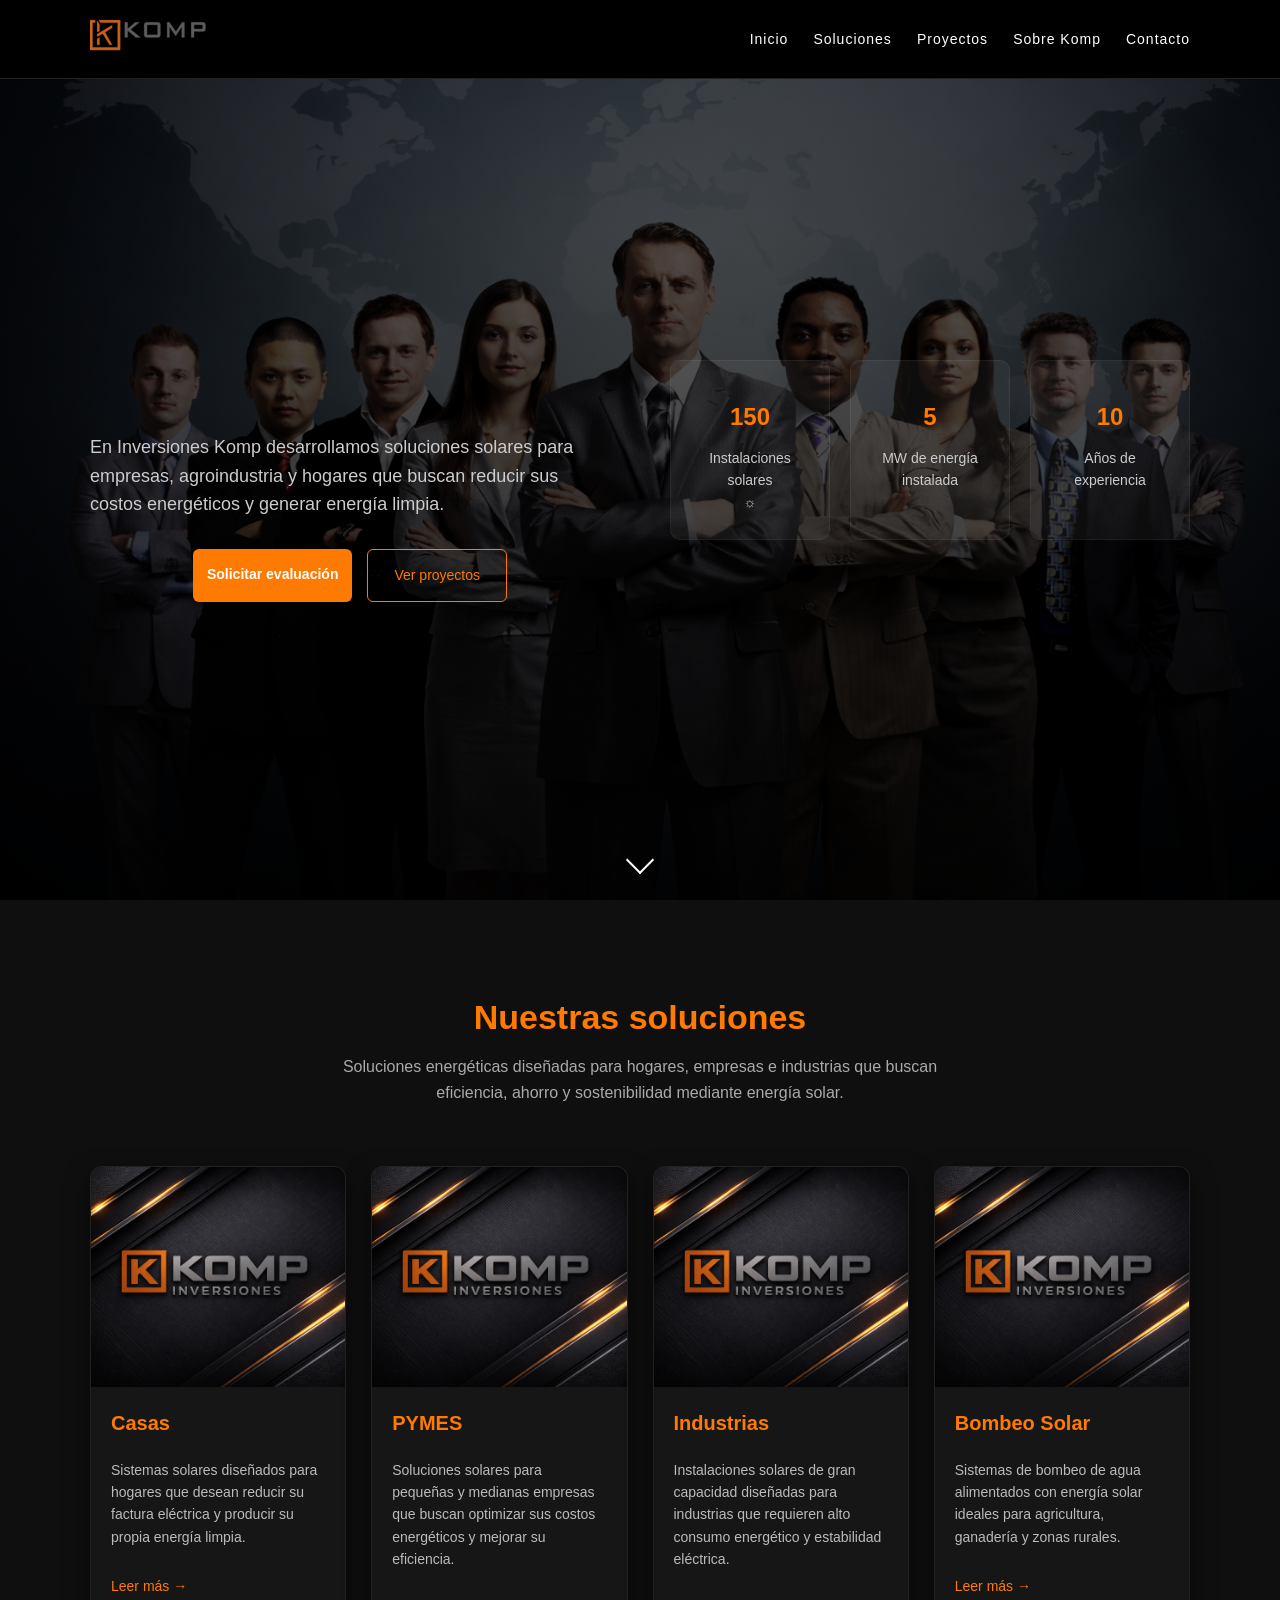
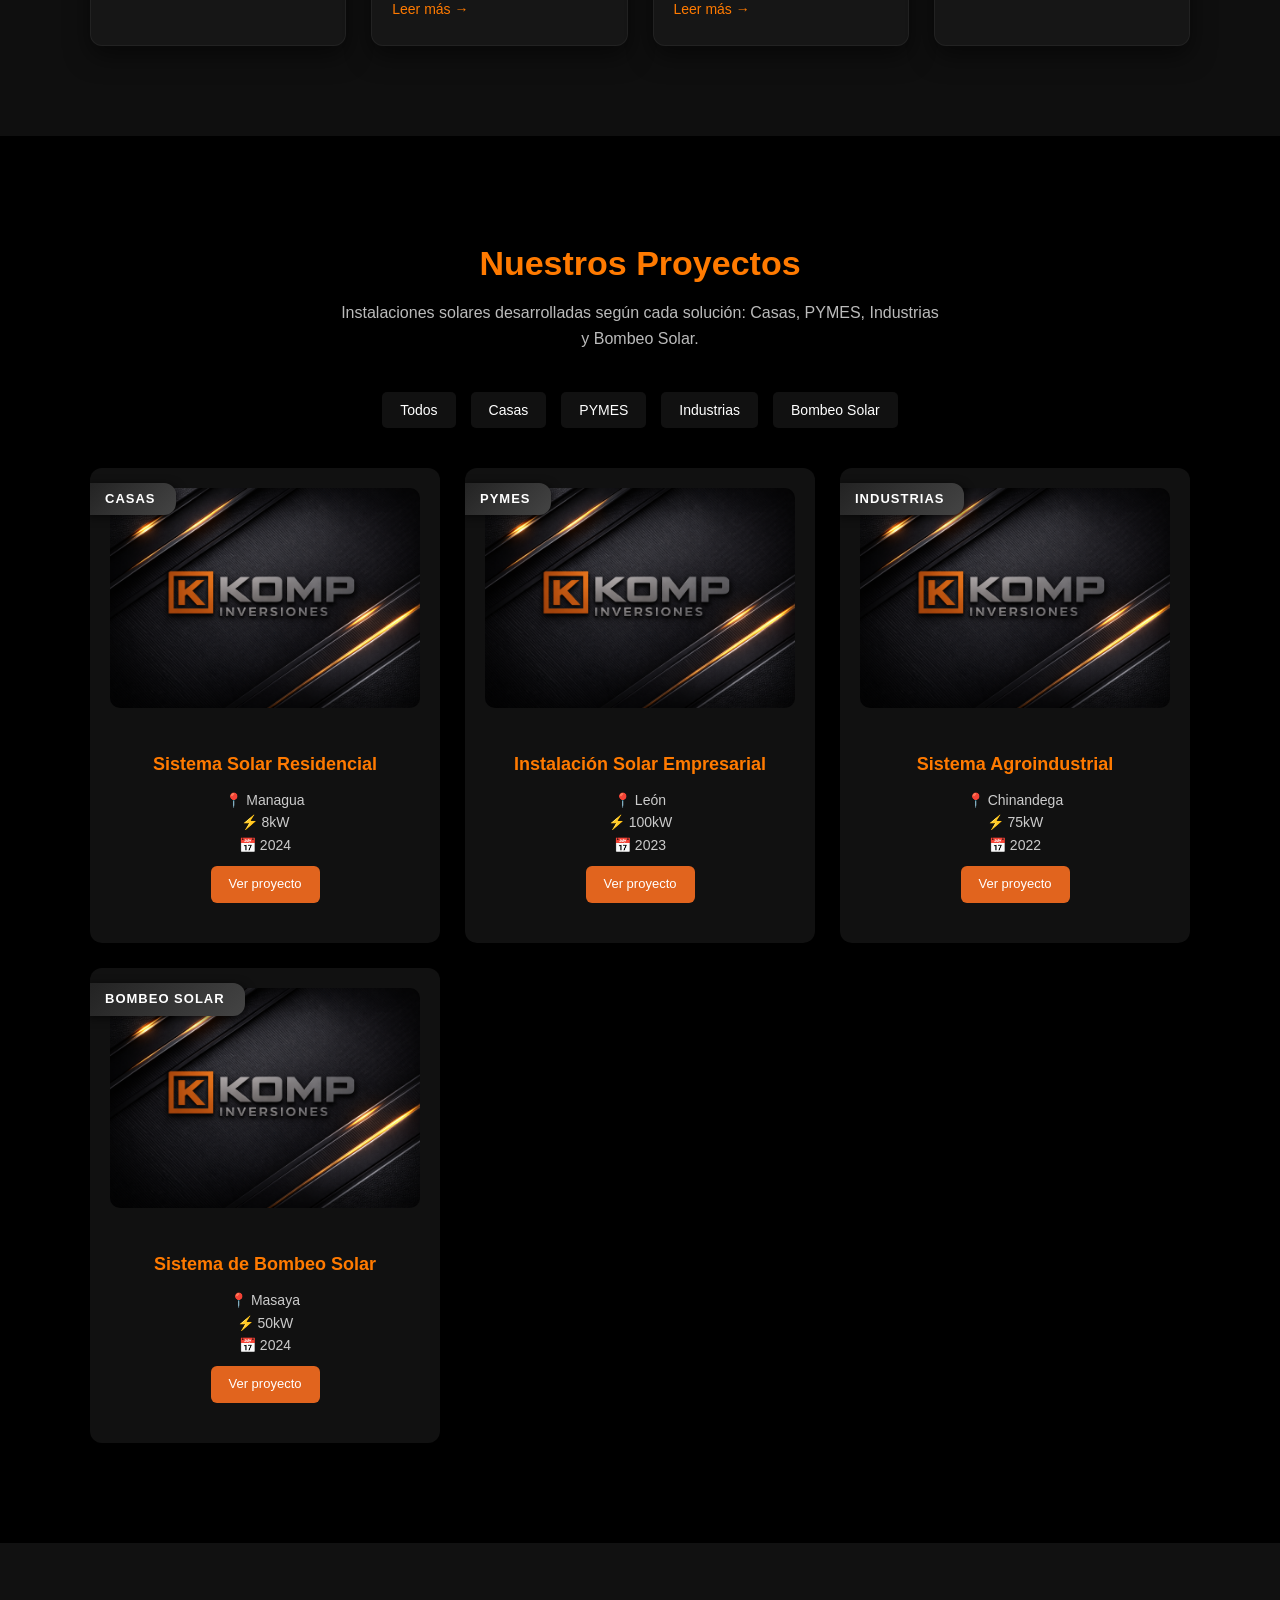
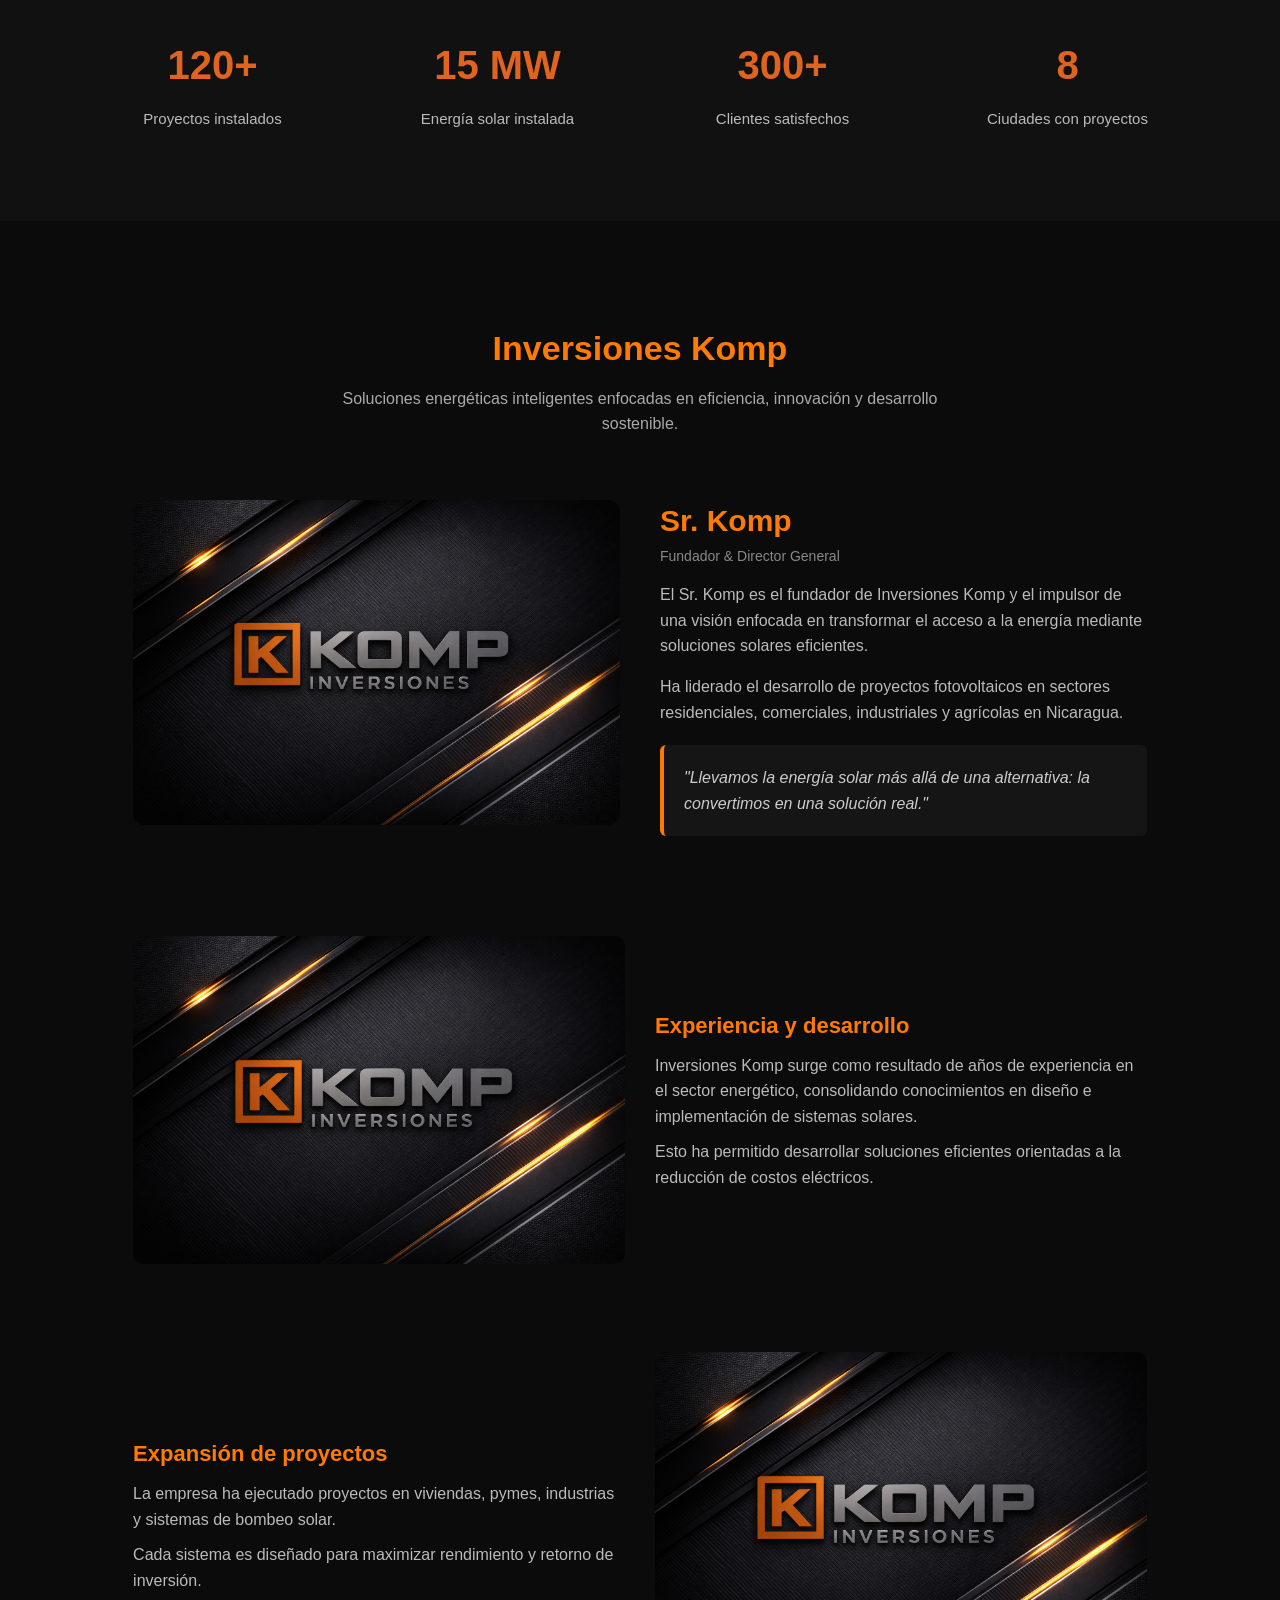
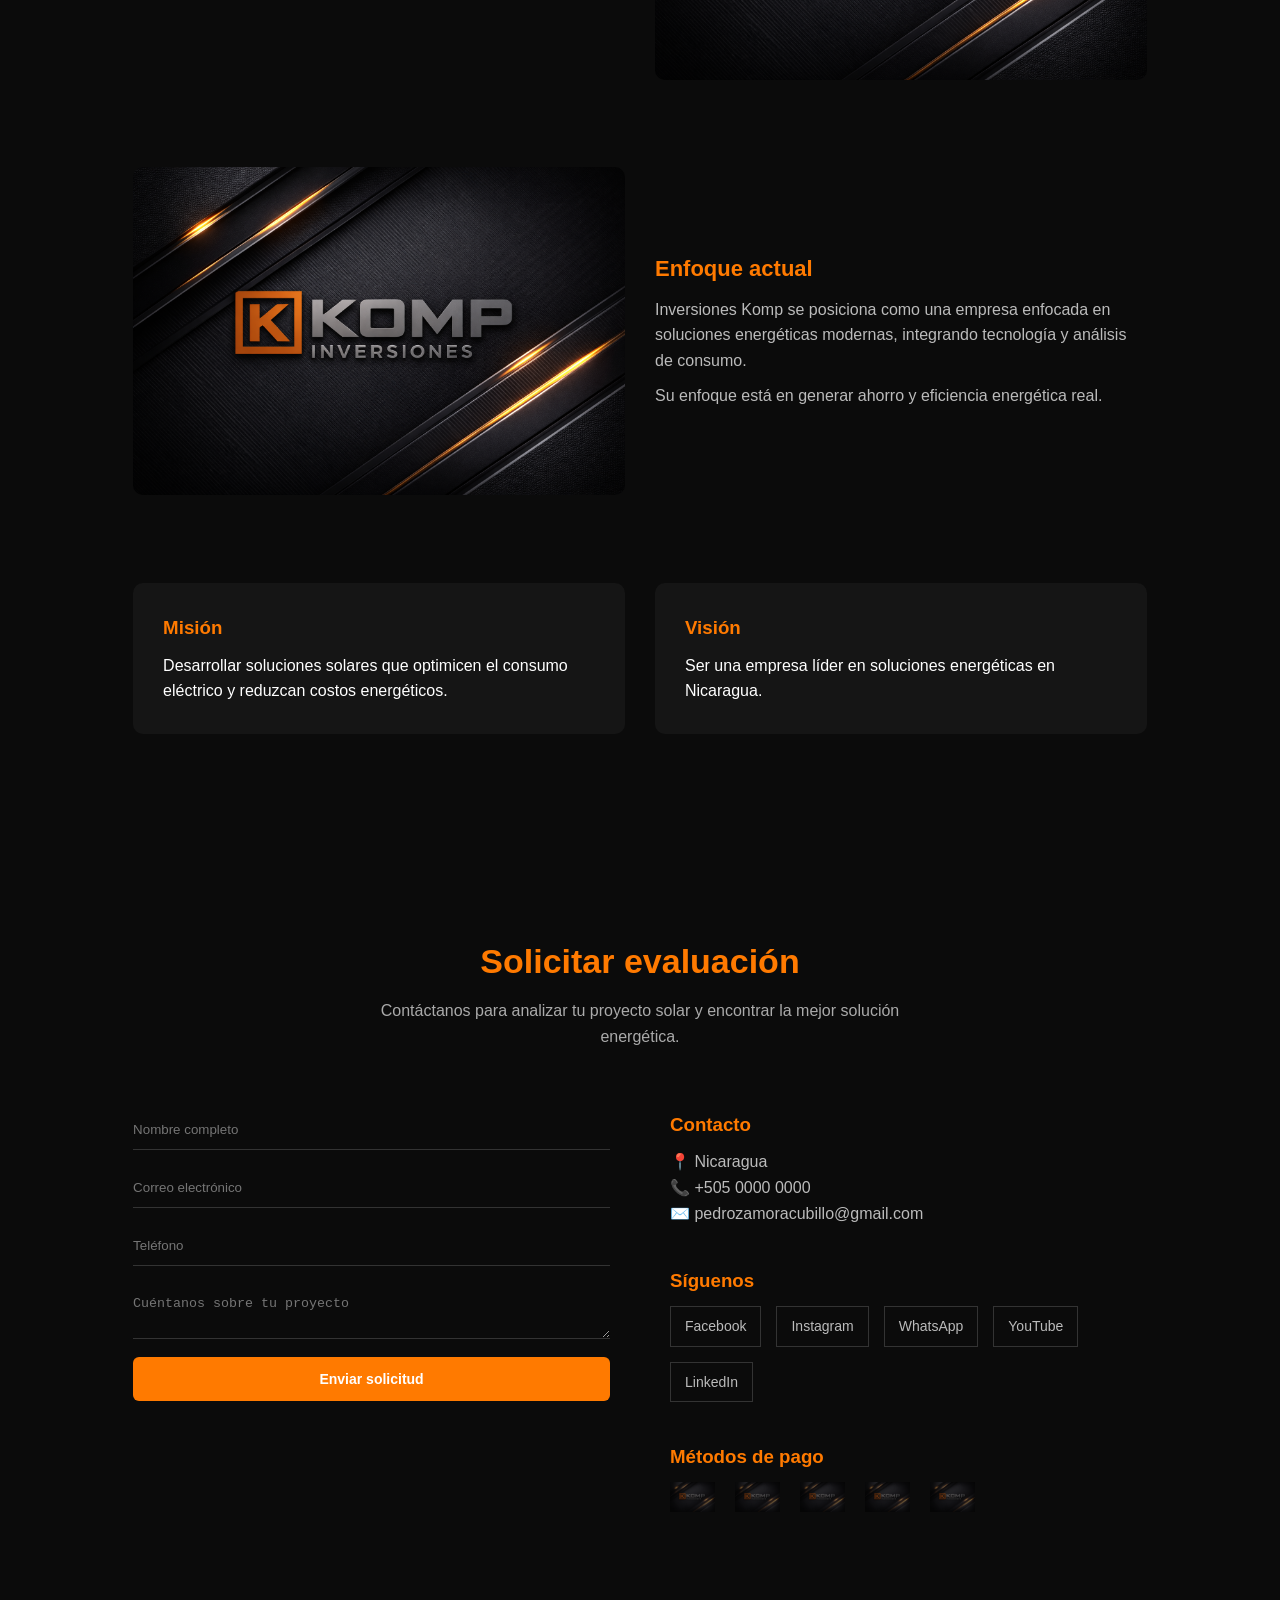
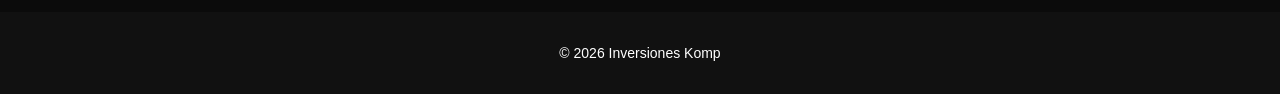
<file: index.html>
<!DOCTYPE html>
<html lang="es">

<head>

<!-- =====================================
CONFIGURACIÓN BÁSICA DEL DOCUMENTO
===================================== -->

<meta charset="UTF-8">
<meta name="viewport" content="width=device-width, initial-scale=1.0">

<title>Inversiones Komp | Energía Solar</title>

<!-- =====================================
HOJA DE ESTILOS PRINCIPAL
===================================== -->

<link rel="stylesheet" href="styles.css">


<!-- =====================================
FUENTE PROFESIONAL
===================================== -->

<link href="https://fonts.googleapis.com/css2?family=Orbitron:wght@400;600;700&display=swap" rel="stylesheet">

</head>

<body>



<!-- =====================================
HEADER / BARRA SUPERIOR
Contiene logo y menú de navegación
===================================== -->

<header class="header">

<div class="container header-container">

<!-- LOGO DE LA EMPRESA -->

<div class="logo">

<img src="logo.png" alt="Inversiones Komp">

</div>


<!-- MENÚ DE NAVEGACIÓN -->

<nav class="nav" id="nav">

<a href="#inicio">Inicio</a>
<a href="#soluciones">Soluciones</a>
<a href="#proyectos">Proyectos</a>
<a href="#sobre">Sobre Komp</a>
<a href="#contacto">Contacto</a>

</nav>


<!-- BOTÓN MENÚ HAMBURGUESA (MÓVIL) -->

<div class="menu-toggle" id="menu-toggle"> 

<span></span>
<span></span>
<span></span>

</div>

</div>

</header>



<!-- =====================================
HERO PROFESIONAL KOMP
===================================== -->

<section class="hero" id="inicio">

<!-- Capa oscura -->
<div class="hero-overlay"></div>

<!-- Animación de energía -->
<canvas id="energyCanvas"></canvas>

<div class="container hero-grid">

<!-- =====================================
CONTENIDO DEL HERO
===================================== -->

<div class="hero-content">

<h1 class="hero-title">
Energía Solar para un Futuro Inteligente
</h1>

<p class="hero-text">
En Inversiones Komp desarrollamos soluciones solares
para empresas, agroindustria y hogares que buscan
reducir sus costos energéticos y generar energía limpia.
</p>

<div class="hero-buttons">

<a href="#contacto" class="btn-primary">
Solicitar evaluación
</a>

<a href="#proyectos" class="btn-secondary">
Ver proyectos
</a>

</div>

</div>

<!-- =====================================
ESTADÍSTICAS HERO
===================================== -->

<div class="hero-stats">

<!-- INSTALACIONES -->

<div class="stat-card">

<i class="fa-solid fa-sun stat-icon"></i>

<h3 class="counter" data-target="150">0</h3>

<p>Instalaciones solares </p>

<p> ☼ </p>

</div>

<!-- ENERGÍA INSTALADA -->

<div class="stat-card">

<i class="fa-solid fa-bolt stat-icon"></i>

<h3 class="counter" data-target="5">0</h3>

<p>MW de energía instalada</p>


</div>

<!-- EXPERIENCIA -->

<div class="stat-card">

<i class="fa-solid fa-award stat-icon"></i>

<h3 class="counter" data-target="10">0</h3>

<p>Años de experiencia</p>

</div>

</div>

</div>

</section>





<!-- =====================================
SECCIÓN SOLUCIONES
===================================== -->

<section class="soluciones" id="soluciones">

<div class="container">

<!-- TITULO -->

<div class="section-header">

<h2 class="section-title">
Nuestras soluciones
</h2>

<p class="section-subtitle">
Soluciones energéticas diseñadas para hogares, empresas e industrias que buscan eficiencia, ahorro y sostenibilidad mediante energía solar.
</p>

</div>


<div class="soluciones-grid">

<!-- TARJETA 1 -->

<div class="sol-card">

<img src="ft.png" alt="Energía solar para casas">

<h3>Casas</h3>

<p>
Sistemas solares diseñados para hogares que desean reducir su factura eléctrica y producir su propia energía limpia.
</p>

<a href="casas.html" class="sol-btn">
Leer más →
</a>

</div>


<!-- TARJETA 2 -->

<div class="sol-card">

<img src="ft.png" alt="Energía solar para pymes">

<h3>PYMES</h3>

<p>
Soluciones solares para pequeñas y medianas empresas que buscan optimizar sus costos energéticos y mejorar su eficiencia.
</p>

<a href="pymes.html" class="sol-btn">
Leer más →
</a>

</div>


<!-- TARJETA 3 -->

<div class="sol-card">

<img src="ft.png" alt="Energía solar para industrias">

<h3>Industrias</h3>

<p>
Instalaciones solares de gran capacidad diseñadas para industrias que requieren alto consumo energético y estabilidad eléctrica.
</p>

<a href="industrias.html" class="sol-btn">
Leer más →
</a>

</div>


<!-- TARJETA 4 -->

<div class="sol-card">

<img src="ft.png" alt="Bombeo solar">

<h3>Bombeo Solar</h3>

<p>
Sistemas de bombeo de agua alimentados con energía solar ideales para agricultura, ganadería y zonas rurales.
</p>

<a href="bombeo.html" class="sol-btn">
Leer más →
</a>

</div>

</div>

</div>

</section>



<!-- =====================================
INDICADOR DE SCROLL
flecha que invita a bajar
===================================== -->

<div class="scroll-indicator">

<span></span>

</div>

</section>



<!-- =====================================
SECCIÓN PROYECTOS
===================================== -->

<section class="proyectos" id="proyectos">

<div class="container">

    <h2 class="section-title">Nuestros Proyectos</h2>

    <p class="section-description">
        Instalaciones solares desarrolladas según cada solución: Casas, PYMES, Industrias y Bombeo Solar.
    </p>

    <!-- FILTROS POR SOLUCIÓN -->

    <div class="proyectos-filtros">

        <button class="filtro-btn" data-filter="all">Todos</button>
        <button class="filtro-btn" data-filter="casas">Casas</button>
        <button class="filtro-btn" data-filter="pymes">PYMES</button>
        <button class="filtro-btn" data-filter="industrias">Industrias</button>
        <button class="filtro-btn" data-filter="bombeo">Bombeo Solar</button>

    </div>

    <!-- GRID DE PROYECTOS -->

    <div class="proyectos-grid">

        <!-- PROYECTO 1 -->
        <div class="proyecto-card casas">
            <span class="tipo-sistema">Casas</span>
            <img src="ft.png" alt="Proyecto Casas">
            <div class="proyecto-info">
                <h3>Sistema Solar Residencial</h3>
                <p>
                    📍 Managua <br>
                    ⚡ 8kW <br>
                    📅 2024
                </p>
                <a href="Pcasas.html" class="btn-proyecto">Ver proyecto</a>
            </div>
        </div>

        <!-- PROYECTO 2 -->
        <div class="proyecto-card pymes">
            <span class="tipo-sistema">PYMES</span>
            <img src="ft.png" alt="Proyecto PYMES">
            <div class="proyecto-info">
                <h3>Instalación Solar Empresarial</h3>
                <p>
                    📍 León <br>
                    ⚡ 100kW <br>
                    📅 2023
                </p>
                <a href="Ppymes.html" class="btn-proyecto">Ver proyecto</a>
            </div>
        </div>

        

        <!-- PROYECTO 3 -->
        <div class="proyecto-card industrias">
            <span class="tipo-sistema">Industrias</span>
            <img src="ft.png" alt="Proyecto Industrias">
            <div class="proyecto-info">
                <h3>Sistema Agroindustrial</h3>
                <p>
                    📍 Chinandega <br>
                    ⚡ 75kW <br>
                    📅 2022
                </p>
                <a href="Pindustrias.html" class="btn-proyecto">Ver proyecto</a>
            </div>
        </div>

        <!-- PROYECTO 4 -->
        <div class="proyecto-card bombeo">
            <span class="tipo-sistema">Bombeo Solar</span>
            <img src="ft.png" alt="Proyecto Bombeo Solar">
            <div class="proyecto-info">
                <h3>Sistema de Bombeo Solar</h3>
                <p>
                    📍 Masaya <br>
                    ⚡ 50kW <br>
                    📅 2024
                </p>
                <a href="Pbombeo.html" class="btn-proyecto">Ver proyecto</a>
            </div>
        </div>

    </div>

</div>

</section>

<!-- =====================================
SECCIÓN IMPACTO
===================================== -->

<section class="impacto">

<div class="container">

<div class="impacto-grid">

<div class="impacto-item">

<h3>120+</h3>
<p>Proyectos instalados</p>

</div>

<div class="impacto-item">

<h3>15 MW</h3>
<p>Energía solar instalada</p>

</div>

<div class="impacto-item">

<h3>300+</h3>
<p>Clientes satisfechos</p>

</div>

<div class="impacto-item">

<h3>8</h3>
<p>Ciudades con proyectos</p>   

</div>     

</div>

</div>

</section>








<!-- =====================================
SECCIÓN SOBRE KOMP (PRO)
===================================== -->

<section class="sobre" id="sobre">

<div class="container">

<!-- TITULO -->

<div class="section-header">
<h2 class="section-title">Inversiones Komp</h2>

<p class="section-subtitle">
Soluciones energéticas inteligentes enfocadas en eficiencia, innovación y desarrollo sostenible.
</p>
</div>


<!-- FUNDADOR -->

<div class="fundador-grid">

<div class="fundador-img">
<img src="ft.png" alt="Fundador Inversiones Komp">
</div>

<div class="fundador-info">

<h3>Sr. Komp</h3>
<span class="cargo">Fundador & Director General</span>

<p>
El Sr. Komp es el fundador de Inversiones Komp y el impulsor de una visión enfocada en transformar
el acceso a la energía mediante soluciones solares eficientes.
</p>

<p>
Ha liderado el desarrollo de proyectos fotovoltaicos en sectores residenciales,
comerciales, industriales y agrícolas en Nicaragua.
</p>

<blockquote>
"Llevamos la energía solar más allá de una alternativa: la convertimos en una solución real."
</blockquote>

</div>

</div>


<!-- TRAYECTORIA -->

<div class="historia-bloque">

<div class="historia-img">
<img src="ft.png">
</div>

<div class="historia-text">

<h3>Experiencia y desarrollo</h3>

<p>
Inversiones Komp surge como resultado de años de experiencia en el sector energético,
consolidando conocimientos en diseño e implementación de sistemas solares.
</p>

<p>
Esto ha permitido desarrollar soluciones eficientes orientadas a la reducción de costos eléctricos.
</p>

</div>

</div>


<!-- EXPANSION -->

<div class="historia-bloque reverse">

<div class="historia-img">
<img src="ft.png">
</div>

<div class="historia-text">

<h3>Expansión de proyectos</h3>

<p>
La empresa ha ejecutado proyectos en viviendas, pymes, industrias y sistemas de bombeo solar.
</p>

<p>
Cada sistema es diseñado para maximizar rendimiento y retorno de inversión.
</p>

</div>

</div>


<!-- ACTUALIDAD -->

<div class="historia-bloque">

<div class="historia-img">
<img src="ft.png">
</div>

<div class="historia-text">

<h3>Enfoque actual</h3>

<p>
Inversiones Komp se posiciona como una empresa enfocada en soluciones energéticas modernas,
integrando tecnología y análisis de consumo.
</p>

<p>
Su enfoque está en generar ahorro y eficiencia energética real.
</p>

</div>

</div>


<!-- MISION Y VISION -->

<div class="komp-valores">

<div class="valor">
<h3>Misión</h3>
<p>
Desarrollar soluciones solares que optimicen el consumo eléctrico y reduzcan costos energéticos.
</p>
</div>

<div class="valor">
<h3>Visión</h3>
<p>
Ser una empresa líder en soluciones energéticas en Nicaragua.
</p>
</div>

</div>

</div>

</section>














<!-- SECCION de contacto -->
<section class="contacto" id="contacto">

<div class="container">

<div class="section-header">
<h2 class="section-title">Solicitar evaluación</h2>
<p class="section-subtitle">
Contáctanos para analizar tu proyecto solar y encontrar la mejor solución energética.
</p>
</div>

<div class="contacto-grid">

<!-- FORMULARIO -->
<div class="contact-form-box">

<form class="contact-form" id="form-contacto" action="https://formsubmit.co/pedrozamoracubilloz@gmail.com" method="POST">

<input type="text" name="nombre" placeholder="Nombre completo" required>
<input type="email" name="email" placeholder="Correo electrónico" required>
<input type="tel" name="telefono" placeholder="Teléfono" required>
<textarea name="mensaje" placeholder="Cuéntanos sobre tu proyecto"></textarea>

<button type="submit" class="btn-primary" id="btn-enviar">
<span>Enviar solicitud</span>
<div class="loader"></div>
</button>

<div class="form-message" id="form-message"></div>

<!-- CONFIG -->
<input type="hidden" name="_captcha" value="false">
<input type="hidden" name="_subject" value="Solicitud de evaluación solar">
<input type="hidden" name="_template" value="table">

</form>

</div>


<!-- INFO -->
<div class="contact-info">

<h3>Contacto</h3>

<p>📍 Nicaragua</p>
<p>📞 +505 0000 0000</p>
<p>✉️ pedrozamoracubillo@gmail.com</p>


<!-- REDES -->
<div class="redes-sociales">

<h3>Síguenos</h3>

<div class="redes-grid">

<a href="https://www.facebook.com/" target="_blank">Facebook</a>
<a href="https://www.instagram.com/" target="_blank">Instagram</a>
<a href="https://wa.me/50500000000" target="_blank">WhatsApp</a>
<a href="https://www.youtube.com/" target="_blank">YouTube</a>
<a href="https://www.linkedin.com/" target="_blank">LinkedIn</a>

</div>

</div>


<!-- PAGOS -->
<div class="metodos-pago">

<h3>Métodos de pago</h3>

<div class="pagos-grid">
<img src="ft.png" alt="Visa">
<img src="ft.png" alt="Mastercard">
<img src="ft.png" alt="BAC">
<img src="ft.png" alt="Lafise">
<img src="ft.png" alt="Ficohsa">
</div>

</div>

</div>

</div>

</div>

</section>

















<!-- =====================================
ARCHIVO JAVASCRIPT
===================================== -->

<script src="app.js"></script>


<script>

/* ===============================
CONTADOR ESTADISTICAS
================================ */

const counters = document.querySelectorAll('.counter');

const counterObserver = new IntersectionObserver(entries => {

entries.forEach(entry => {

if(entry.isIntersecting){

const counter = entry.target;
const target = +counter.getAttribute('data-target');

let count = 0;

const updateCounter = () => {

const increment = target / 80;

count += increment;

if(count < target){

counter.innerText = Math.floor(count);
requestAnimationFrame(updateCounter);

}else{

counter.innerText = target;

}

};

updateCounter();

counterObserver.unobserve(counter);

}

});

},{
threshold:0.5
});

counters.forEach(counter => {
counterObserver.observe(counter);
});


/* ===============================
ANIMACION CARDS AL APARECER
================================ */

const cards = document.querySelectorAll('.stat-card');

const cardObserver = new IntersectionObserver(entries => {

entries.forEach(entry => {

if(entry.isIntersecting){

entry.target.classList.add('show-card');

}

});

},{
threshold:0.3
});

cards.forEach(card => {
cardObserver.observe(card);
});

</script>



</body>
</html>




<!-- =====================================
FOOTER
===================================== -->

<footer class="footer">

<p>
© 2026 Inversiones Komp
</p>

</footer>
</file>
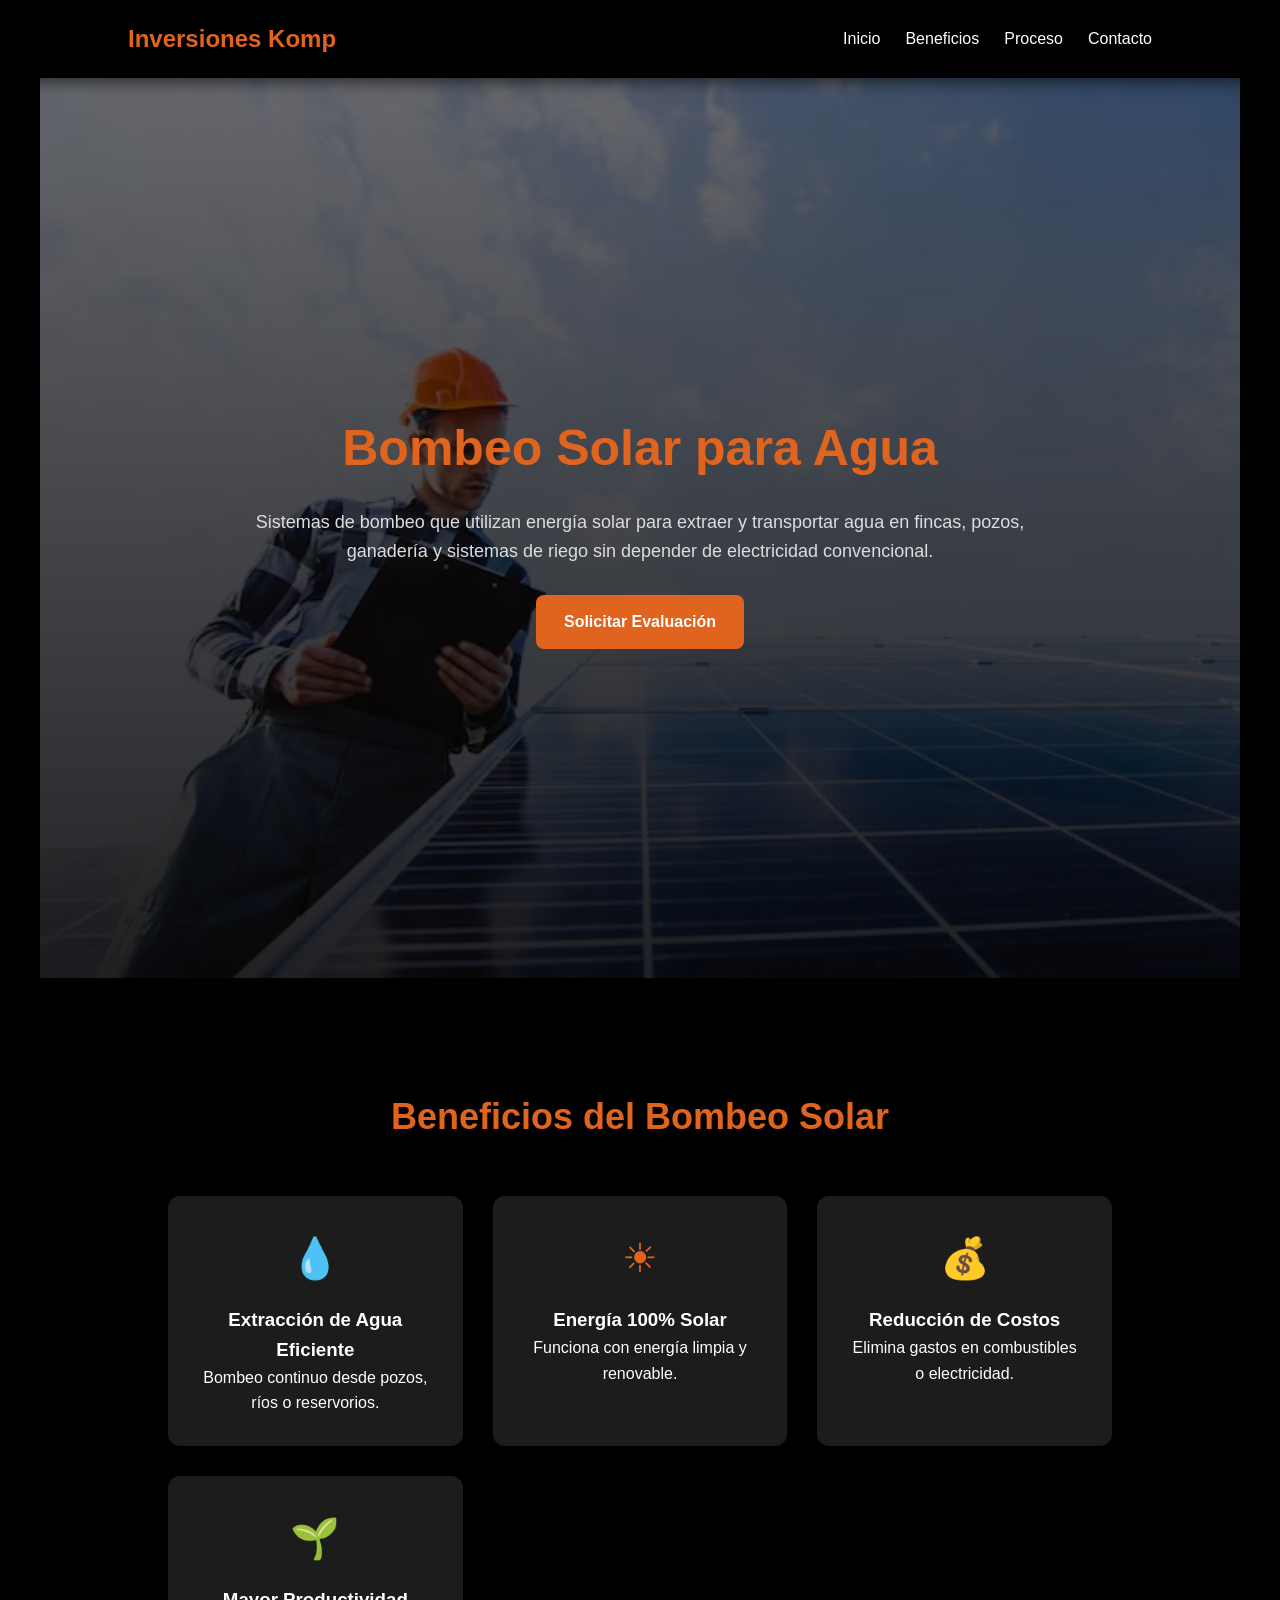
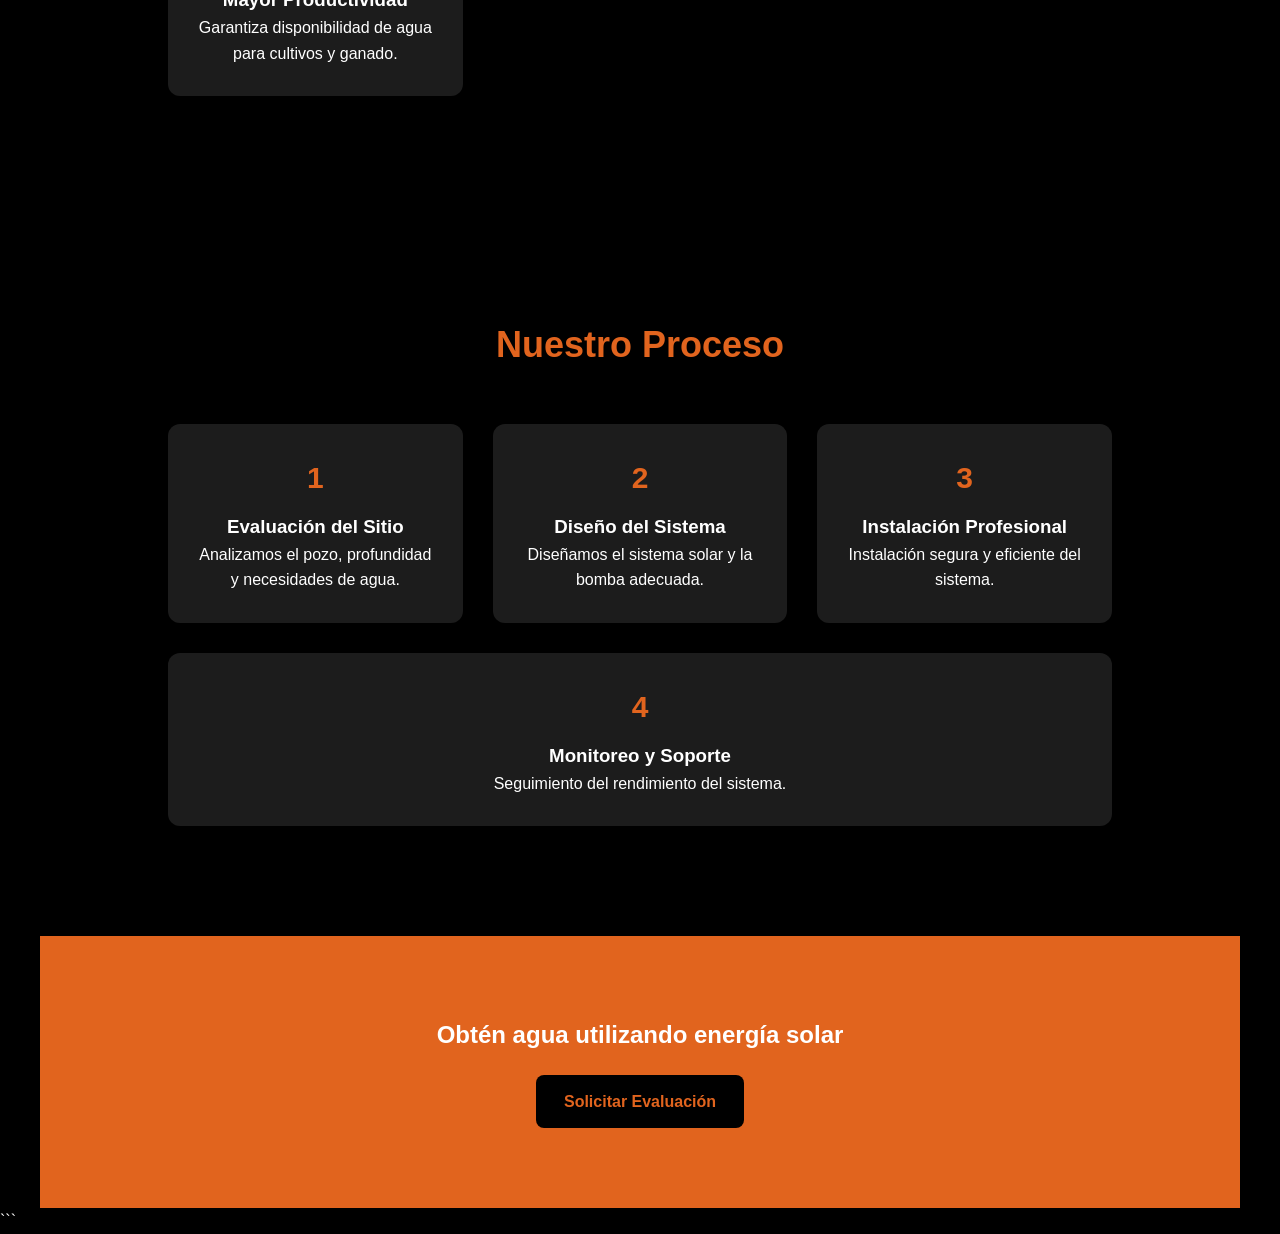
<file: bombeo.html>
<!DOCTYPE html>
<html lang="es">
<head>

<meta charset="UTF-8">
<meta name="viewport" content="width=device-width, initial-scale=1.0">

<title>Bombeo Solar | Inversiones Komp</title>

<style>

/* =========================
RESET
========================= */

*{
margin:0;
padding:0;
box-sizing:border-box;
font-family:Arial, sans-serif;
}

body{
background:#000;
color:#fff;
line-height:1.6;
overflow-x:hidden;
}

img{
max-width:100%;
display:block;
}

a{
text-decoration:none;
color:inherit;
}

/* =========================
HEADER
========================= */

header{
display:flex;
justify-content:space-between;
align-items:center;
padding:20px 10%;
background:#000;
position:sticky;
top:0;
z-index:1000;
box-shadow:0 4px 15px rgba(0,0,0,0.6);
}

.logo{
font-size:24px;
font-weight:bold;
color:#e1641e;
}

.nav-menu{
display:flex;
gap:25px;
}

.nav-menu a{
color:#fff;
font-weight:500;
transition:.3s;
}

.nav-menu a:hover{
color:#e1641e;
}

.hamburger{
display:none;
flex-direction:column;
cursor:pointer;
}

.hamburger span{
height:3px;
width:25px;
background:#fff;
margin-bottom:5px;
}

/* =========================
HERO
========================= */

.hero-bombeo{
position:relative;
background:url('panel.jpeg') center/cover no-repeat;
min-height:100vh;
display:flex;
align-items:center;
justify-content:center;
padding:120px 10%;
text-align:center;
}

.hero-overlay{
position:absolute;
inset:0;
background:linear-gradient(rgba(0,0,0,.55),rgba(0,0,0,.85));
}

.hero-content{
position:relative;
max-width:800px;
margin:auto;
}

.hero-title{
font-size:50px;
color:#e1641e;
margin-bottom:20px;
}

.hero-subtitle{
font-size:18px;
margin-bottom:30px;
color:#ddd;
}

.btn-primary{
background:#e1641e;
color:#fff;
padding:14px 28px;
border-radius:8px;
font-weight:600;
display:inline-block;
transition:.3s;
}

.btn-primary:hover{
background:#ff7b34;
transform:translateY(-2px);
}

/* =========================
SECCIONES
========================= */

section{
padding:110px 10%;
max-width:1200px;
margin:auto;
}

.section-title{
text-align:center;
font-size:36px;
margin-bottom:50px;
color:#e1641e;
}

/* =========================
CARDS BENEFICIOS
========================= */

.beneficios-grid{
display:grid;
grid-template-columns:repeat(auto-fit,minmax(250px,1fr));
gap:30px;
}

.beneficio-card{
background:#1c1c1c;
padding:30px;
border-radius:12px;
text-align:center;
transition:.4s;
}

.beneficio-card:hover{
transform:translateY(-6px);
}

.beneficio-icon{
font-size:40px;
margin-bottom:15px;
color:#e1641e;
}

/* =========================
PROCESO
========================= */

.proceso-steps{
display:flex;
flex-wrap:wrap;
gap:30px;
justify-content:center;
}

.step-card{
flex:1 1 220px;
background:#1c1c1c;
padding:30px;
border-radius:12px;
text-align:center;
}

.step-number{
font-size:30px;
font-weight:bold;
color:#e1641e;
margin-bottom:10px;
}

/* =========================
CTA
========================= */

.cta{
background:#e1641e;
text-align:center;
padding:80px 10%;
}

.cta h2{
margin-bottom:20px;
}

.cta .btn-primary{
background:#000;
color:#e1641e;
}

/* =========================
ANIMACION SCROLL
========================= */

.fade-section{
opacity:0;
transform:translateY(40px);
transition:all .8s ease;
}

.fade-section.visible{
opacity:1;
transform:translateY(0);
}

/* =========================
RESPONSIVE
========================= */

@media(max-width:900px){

header{
padding:15px 5%;
}

.hero-bombeo{
padding:100px 5%;
min-height:90vh;
}

.hero-title{
font-size:34px;
}

.hero-subtitle{
font-size:16px;
}

.nav-menu{
position:absolute;
top:70px;
right:0;
background:#000;
flex-direction:column;
width:220px;
padding:20px;
display:none;
}

.nav-menu.active{
display:flex;
}

.nav-menu a{
margin:10px 0;
}

.hamburger{
display:flex;
}

.beneficios-grid{
grid-template-columns:1fr;
}

.proceso-steps{
flex-direction:column;
align-items:center;
}

.step-card{
width:100%;
max-width:420px;
}

}

@media(max-width:600px){

.hero-title{
font-size:28px;
}

.hero-subtitle{
font-size:14px;
}

.section-title{
font-size:26px;
}

}

</style>

</head>

<body>

<header>

<div class="logo">Inversiones Komp</div>

<nav class="nav-menu" id="navMenu">

<a href="index.html">Inicio</a>
<a href="#beneficios">Beneficios</a>
<a href="#proceso">Proceso</a>
<a href="index.html#contacto">Contacto</a>

</nav>

<div class="hamburger" id="hamburger">

<span></span>
<span></span>
<span></span>

</div>

</header>

<!-- HERO -->

<section class="hero-bombeo">

<div class="hero-overlay"></div>

<div class="hero-content">

<h1 class="hero-title">Bombeo Solar para Agua</h1>

<p class="hero-subtitle">
Sistemas de bombeo que utilizan energía solar para extraer y transportar agua en fincas, pozos, ganadería y sistemas de riego sin depender de electricidad convencional.
</p>

<a href="index.html#contacto" class="btn-primary">Solicitar Evaluación</a>

</div>

</section>

<!-- BENEFICIOS -->

<section id="beneficios" class="fade-section">

<h2 class="section-title">Beneficios del Bombeo Solar</h2>

<div class="beneficios-grid">

<div class="beneficio-card">
<div class="beneficio-icon">💧</div>
<h3>Extracción de Agua Eficiente</h3>
<p>Bombeo continuo desde pozos, ríos o reservorios.</p>
</div>

<div class="beneficio-card">
<div class="beneficio-icon">☀</div>
<h3>Energía 100% Solar</h3>
<p>Funciona con energía limpia y renovable.</p>
</div>

<div class="beneficio-card">
<div class="beneficio-icon">💰</div>
<h3>Reducción de Costos</h3>
<p>Elimina gastos en combustibles o electricidad.</p>
</div>

<div class="beneficio-card">
<div class="beneficio-icon">🌱</div>
<h3>Mayor Productividad</h3>
<p>Garantiza disponibilidad de agua para cultivos y ganado.</p>
</div>

</div>

</section>

<!-- PROCESO -->

<section id="proceso" class="fade-section">

<h2 class="section-title">Nuestro Proceso</h2>

<div class="proceso-steps">

<div class="step-card">
<div class="step-number">1</div>
<h3>Evaluación del Sitio</h3>
<p>Analizamos el pozo, profundidad y necesidades de agua.</p>
</div>

<div class="step-card">
<div class="step-number">2</div>
<h3>Diseño del Sistema</h3>
<p>Diseñamos el sistema solar y la bomba adecuada.</p>
</div>

<div class="step-card">
<div class="step-number">3</div>
<h3>Instalación Profesional</h3>
<p>Instalación segura y eficiente del sistema.</p>
</div>

<div class="step-card">
<div class="step-number">4</div>
<h3>Monitoreo y Soporte</h3>
<p>Seguimiento del rendimiento del sistema.</p>
</div>

</div>

</section>

<!-- CTA -->

<section class="cta fade-section">

<h2>Obtén agua utilizando energía solar</h2>

<a href="index.html#contacto" class="btn-primary">Solicitar Evaluación</a>

</section>

<script>

const hamburger=document.getElementById("hamburger");
const navMenu=document.getElementById("navMenu");

hamburger.addEventListener("click",()=>{
navMenu.classList.toggle("active");
});

const sections=document.querySelectorAll(".fade-section");

const observer=new IntersectionObserver(entries=>{
entries.forEach(entry=>{
if(entry.isIntersecting){
entry.target.classList.add("visible");
}
});
});

sections.forEach(section=>{
observer.observe(section);
});

</script>

</body>
</html>
```
</file>
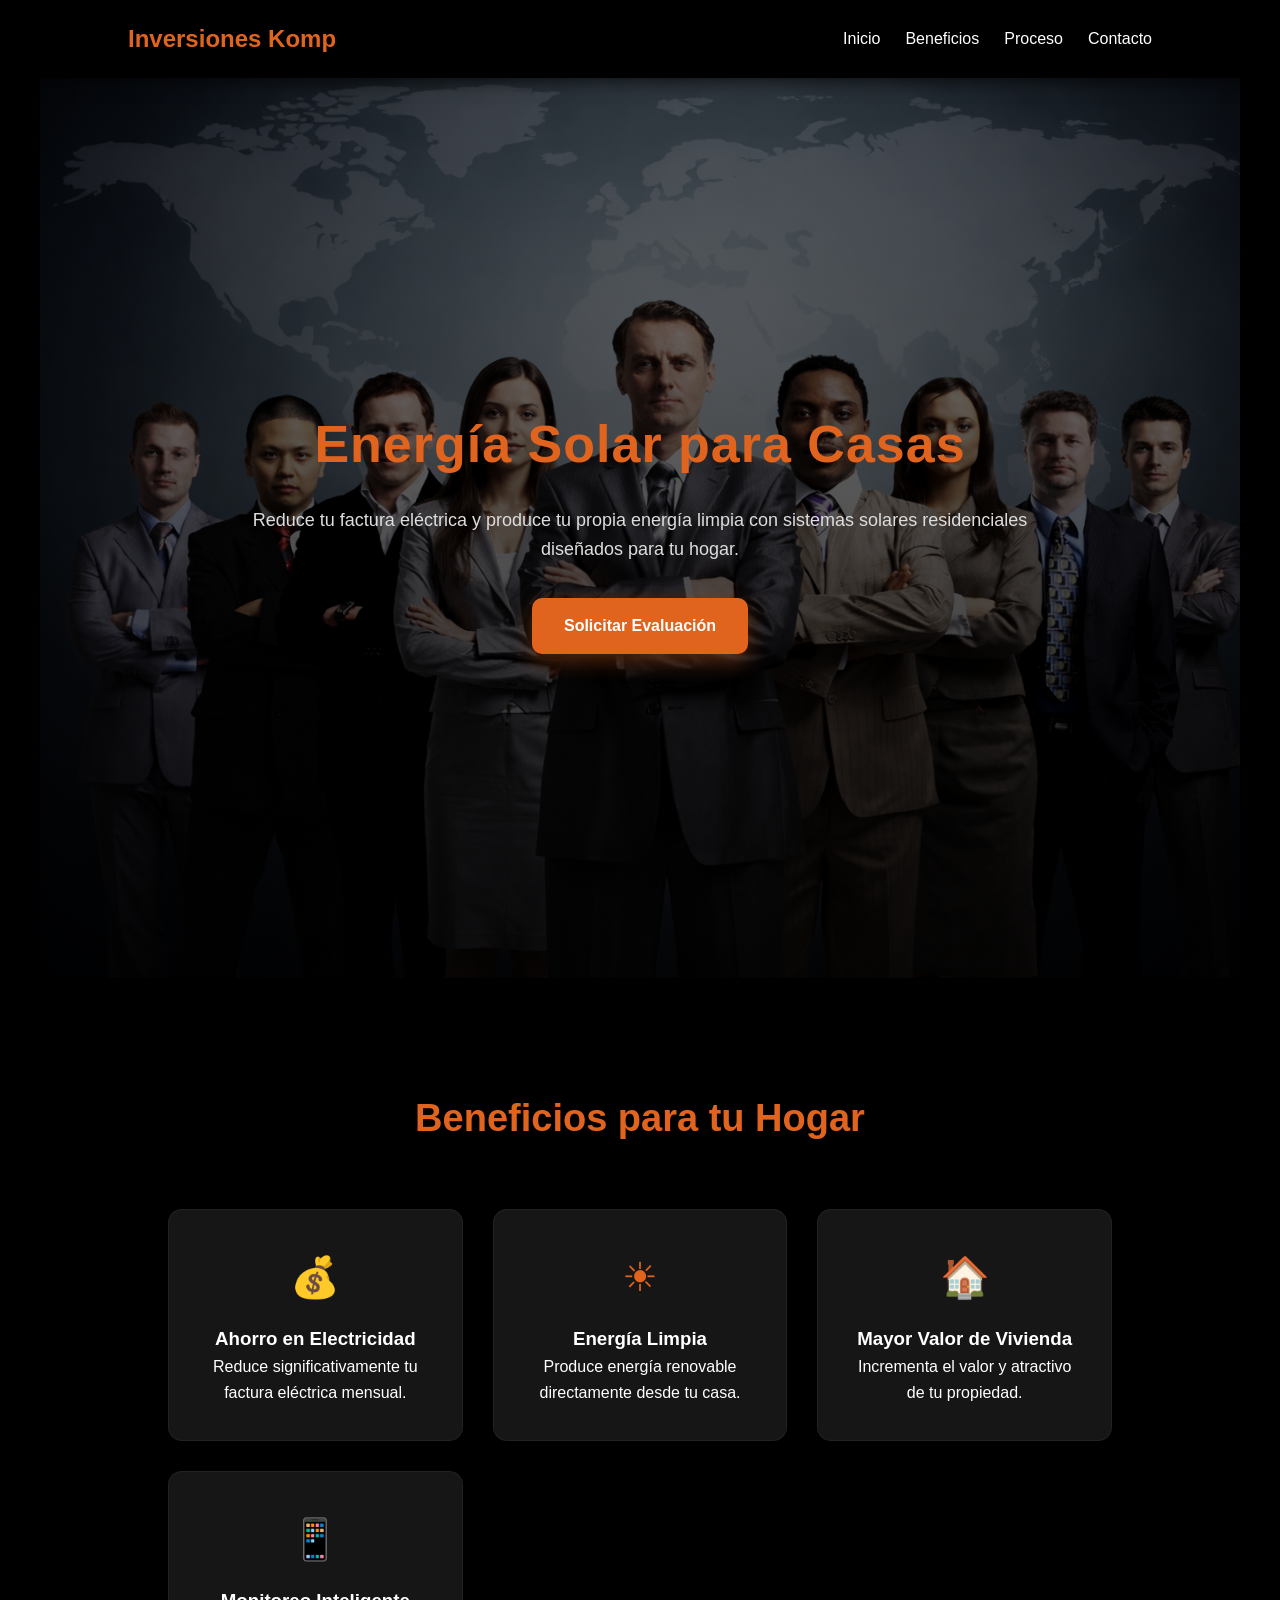
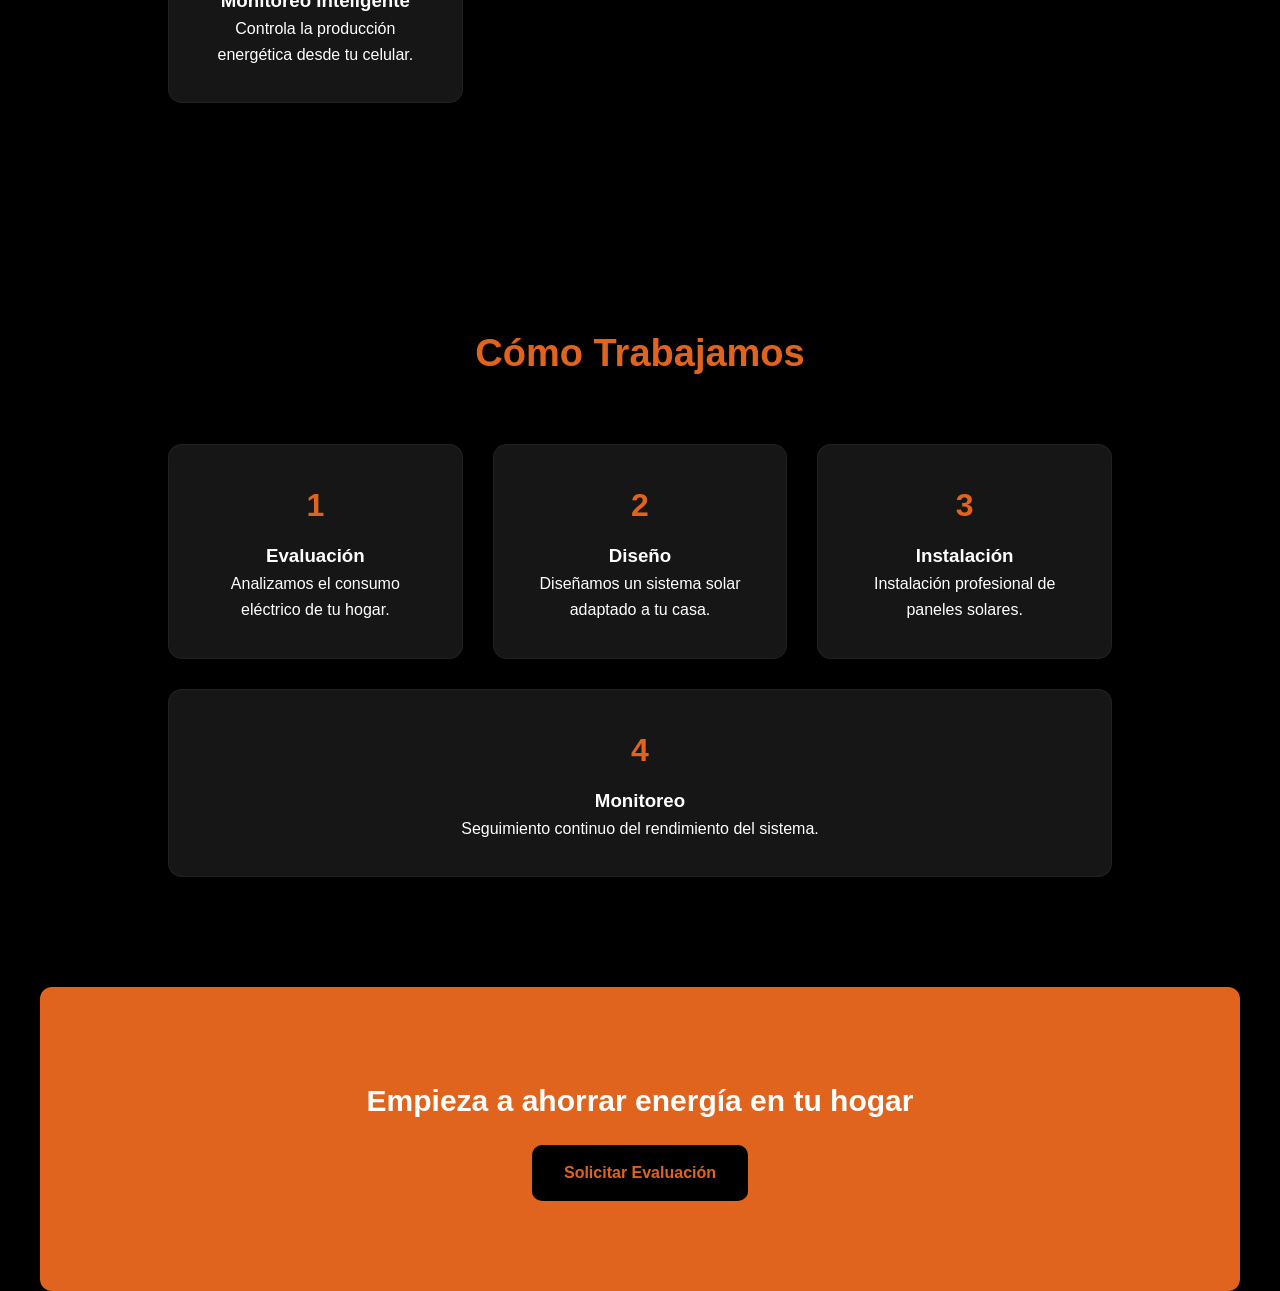
<file: casas.html>
<!DOCTYPE html>
<html lang="es">
<head>

<meta charset="UTF-8">
<meta name="viewport" content="width=device-width, initial-scale=1.0">

<title>Energía Solar para Casas | Inversiones Komp</title>

<style>

/* ========================= RESET ========================= */

*{
margin:0;
padding:0;
box-sizing:border-box;
font-family:Arial, sans-serif;
}

body{
background:#000;
color:#fff;
line-height:1.6;
overflow-x:hidden;
}

img{
max-width:100%;
display:block;
}

a{
text-decoration:none;
color:inherit;
}

/* ========================= HEADER ========================= */

header{
display:flex;
justify-content:space-between;
align-items:center;
padding:20px 10%;
background:#000;
position:sticky;
top:0;
z-index:1000;
box-shadow:0 4px 15px rgba(0,0,0,0.6);
}

.logo{
font-size:24px;
font-weight:bold;
color:#e1641e;
}

.nav-menu{
display:flex;
gap:25px;
}

.nav-menu a{
color:#fff;
font-weight:500;
transition:.3s;
}

.nav-menu a:hover{
color:#e1641e;
}

.hamburger{
display:none;
flex-direction:column;
cursor:pointer;
}

.hamburger span{
height:3px;
width:25px;
background:#fff;
margin-bottom:5px;
}

/* ========================= HERO ========================= */

.hero-casas{
position:relative;
background:url('ini.png') center/cover no-repeat;
min-height:100vh;
display:flex;
align-items:center;
justify-content:center;
padding:120px 10%;
text-align:center;
}

.hero-overlay{
position:absolute;
inset:0;
background:linear-gradient(rgba(0,0,0,.5),rgba(0,0,0,.85));
}

.hero-content{
position:relative;
max-width:800px;
margin:auto;
}

.hero-title{
font-size:52px;
color:#e1641e;
margin-bottom:20px;
font-weight:700;
letter-spacing:1px;
}

.hero-subtitle{
font-size:18px;
margin-bottom:35px;
color:#ddd;
}

/* BOTÓN */

.btn-primary{

background:#e1641e;
color:#fff;
padding:15px 32px;
border-radius:10px;
font-weight:600;
display:inline-block;
transition:.3s;
box-shadow:0 8px 20px rgba(225,100,30,0.35);

}

.btn-primary:hover{

background:#ff7b34;
transform:translateY(-3px);
box-shadow:0 12px 30px rgba(225,100,30,0.45);

}

/* ========================= SECCIONES ========================= */

section{
padding:110px 10%;
max-width:1200px;
margin:auto;
}

.section-title{
text-align:center;
font-size:38px;
margin-bottom:60px;
color:#e1641e;
}

/* ========================= BENEFICIOS ========================= */

.beneficios-grid{
display:grid;
grid-template-columns:repeat(auto-fit,minmax(250px,1fr));
gap:30px;
}

.beneficio-card{

background:#161616;

padding:35px 30px;

border-radius:14px;

text-align:center;

border:1px solid rgba(255,255,255,0.05);

transition:all .35s ease;

box-shadow:0 10px 25px rgba(0,0,0,0.5);

}

.beneficio-card:hover{

transform:translateY(-8px);

border-color:#e1641e;

box-shadow:0 20px 40px rgba(0,0,0,0.7);

}

.beneficio-icon{
font-size:40px;
margin-bottom:15px;
color:#e1641e;
}

/* ========================= PROCESO ========================= */

.proceso-steps{
display:flex;
flex-wrap:wrap;
gap:30px;
justify-content:center;
}

.step-card{

flex:1 1 220px;

background:#161616;

padding:35px 30px;

border-radius:14px;

text-align:center;

border:1px solid rgba(255,255,255,0.05);

transition:.35s;

}

.step-card:hover{

transform:translateY(-6px);

border-color:#e1641e;

}

.step-number{
font-size:32px;
font-weight:bold;
color:#e1641e;
margin-bottom:10px;
}

/* ========================= CTA ========================= */

.cta{
background:#e1641e;
text-align:center;
padding:90px 10%;
border-radius:12px;
}

.cta h2{
margin-bottom:20px;
font-size:30px;
}

.cta .btn-primary{
background:#000;
color:#e1641e;
box-shadow:none;
}

/* ========================= ANIMACIÓN ========================= */

.fade-section{
opacity:0;
transform:translateY(40px);
transition:all .8s ease;
}

.fade-section.visible{
opacity:1;
transform:translateY(0);
}

/* ========================= RESPONSIVE ========================= */

@media(max-width:900px){

header{
padding:15px 5%;
}

.hero-casas{
padding:100px 5%;
min-height:90vh;
}

.hero-title{
font-size:34px;
}

.hero-subtitle{
font-size:16px;
}

.nav-menu{
position:absolute;
top:70px;
right:0;
background:#000;
flex-direction:column;
width:220px;
padding:20px;
display:none;
}

.nav-menu.active{
display:flex;
}

.nav-menu a{
margin:10px 0;
}

.hamburger{
display:flex;
}

.beneficios-grid{
grid-template-columns:1fr;
}

.proceso-steps{
flex-direction:column;
align-items:center;
}

.step-card{
width:100%;
max-width:420px;
}

}

</style>

</head>

<body>

<header>

<div class="logo">Inversiones Komp</div>

<nav class="nav-menu" id="navMenu">

<a href="index.html">Inicio</a>
<a href="#beneficios">Beneficios</a>
<a href="#proceso">Proceso</a>
<a href="index.html#contacto">Contacto</a>

</nav>

<div class="hamburger" id="hamburger">
<span></span>
<span></span>
<span></span>
</div>

</header>

<!-- HERO -->

<section class="hero-casas">

<div class="hero-overlay"></div>

<div class="hero-content">

<h1 class="hero-title">Energía Solar para Casas</h1>

<p class="hero-subtitle">
Reduce tu factura eléctrica y produce tu propia energía limpia con sistemas solares residenciales diseñados para tu hogar.
</p>

<a href="index.html#contacto" class="btn-primary">Solicitar Evaluación</a>

</div>

</section>

<!-- BENEFICIOS -->

<section id="beneficios" class="fade-section">

<h2 class="section-title">Beneficios para tu Hogar</h2>

<div class="beneficios-grid">

<div class="beneficio-card">
<div class="beneficio-icon">💰</div>
<h3>Ahorro en Electricidad</h3>
<p>Reduce significativamente tu factura eléctrica mensual.</p>
</div>

<div class="beneficio-card">
<div class="beneficio-icon">☀</div>
<h3>Energía Limpia</h3>
<p>Produce energía renovable directamente desde tu casa.</p>
</div>

<div class="beneficio-card">
<div class="beneficio-icon">🏠</div>
<h3>Mayor Valor de Vivienda</h3>
<p>Incrementa el valor y atractivo de tu propiedad.</p>
</div>

<div class="beneficio-card">
<div class="beneficio-icon">📱</div>
<h3>Monitoreo Inteligente</h3>
<p>Controla la producción energética desde tu celular.</p>
</div>

</div>

</section>

<!-- PROCESO -->

<section id="proceso" class="fade-section">

<h2 class="section-title">Cómo Trabajamos</h2>

<div class="proceso-steps">

<div class="step-card">
<div class="step-number">1</div>
<h3>Evaluación</h3>
<p>Analizamos el consumo eléctrico de tu hogar.</p>
</div>

<div class="step-card">
<div class="step-number">2</div>
<h3>Diseño</h3>
<p>Diseñamos un sistema solar adaptado a tu casa.</p>
</div>

<div class="step-card">
<div class="step-number">3</div>
<h3>Instalación</h3>
<p>Instalación profesional de paneles solares.</p>
</div>

<div class="step-card">
<div class="step-number">4</div>
<h3>Monitoreo</h3>
<p>Seguimiento continuo del rendimiento del sistema.</p>
</div>

</div>

</section>

<!-- CTA -->

<section class="cta fade-section">

<h2>Empieza a ahorrar energía en tu hogar</h2>

<a href="index.html#contacto" class="btn-primary">Solicitar Evaluación</a>

</section>

<script>

const hamburger=document.getElementById("hamburger");
const navMenu=document.getElementById("navMenu");

hamburger.addEventListener("click",()=>{
navMenu.classList.toggle("active");
});

const sections=document.querySelectorAll(".fade-section");

const observer=new IntersectionObserver(entries=>{
entries.forEach(entry=>{
if(entry.isIntersecting){
entry.target.classList.add("visible");
}
});
});

sections.forEach(section=>{
observer.observe(section);
});

</script>

</body>
</html>
</file>
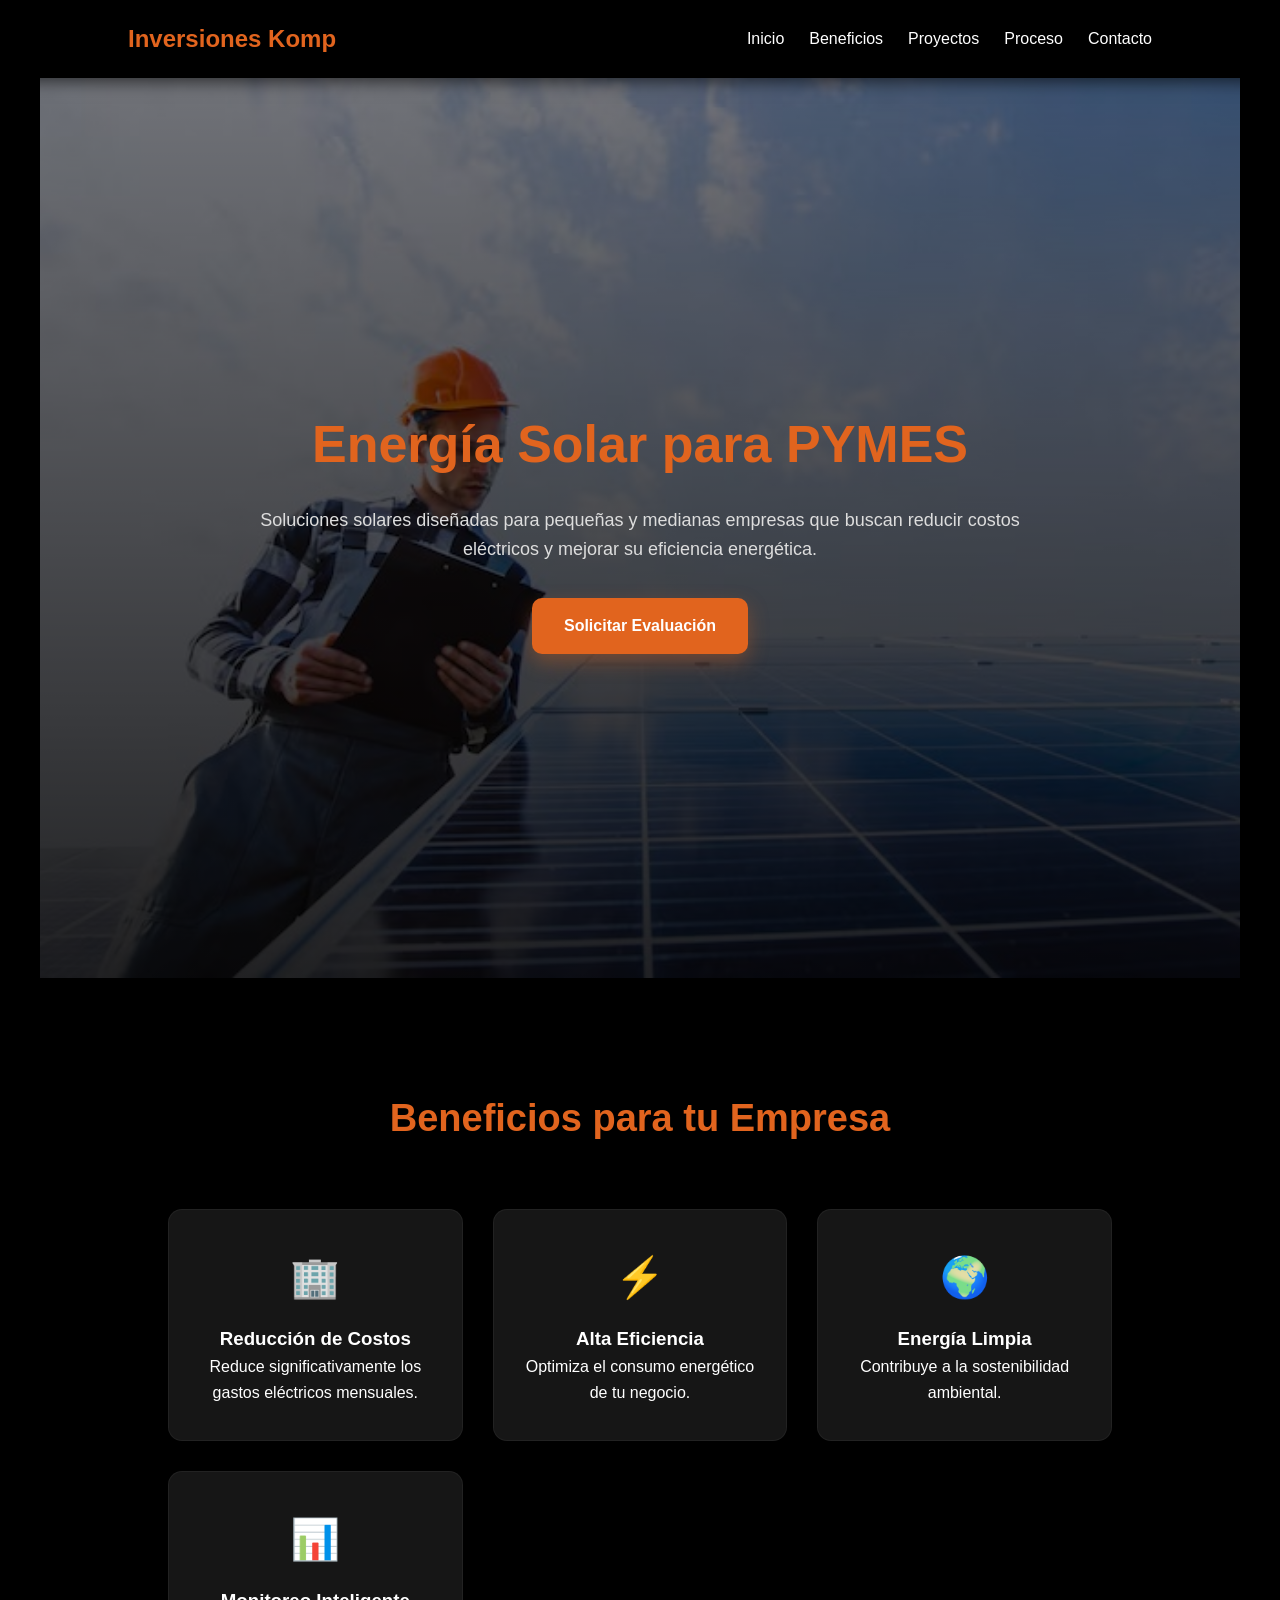
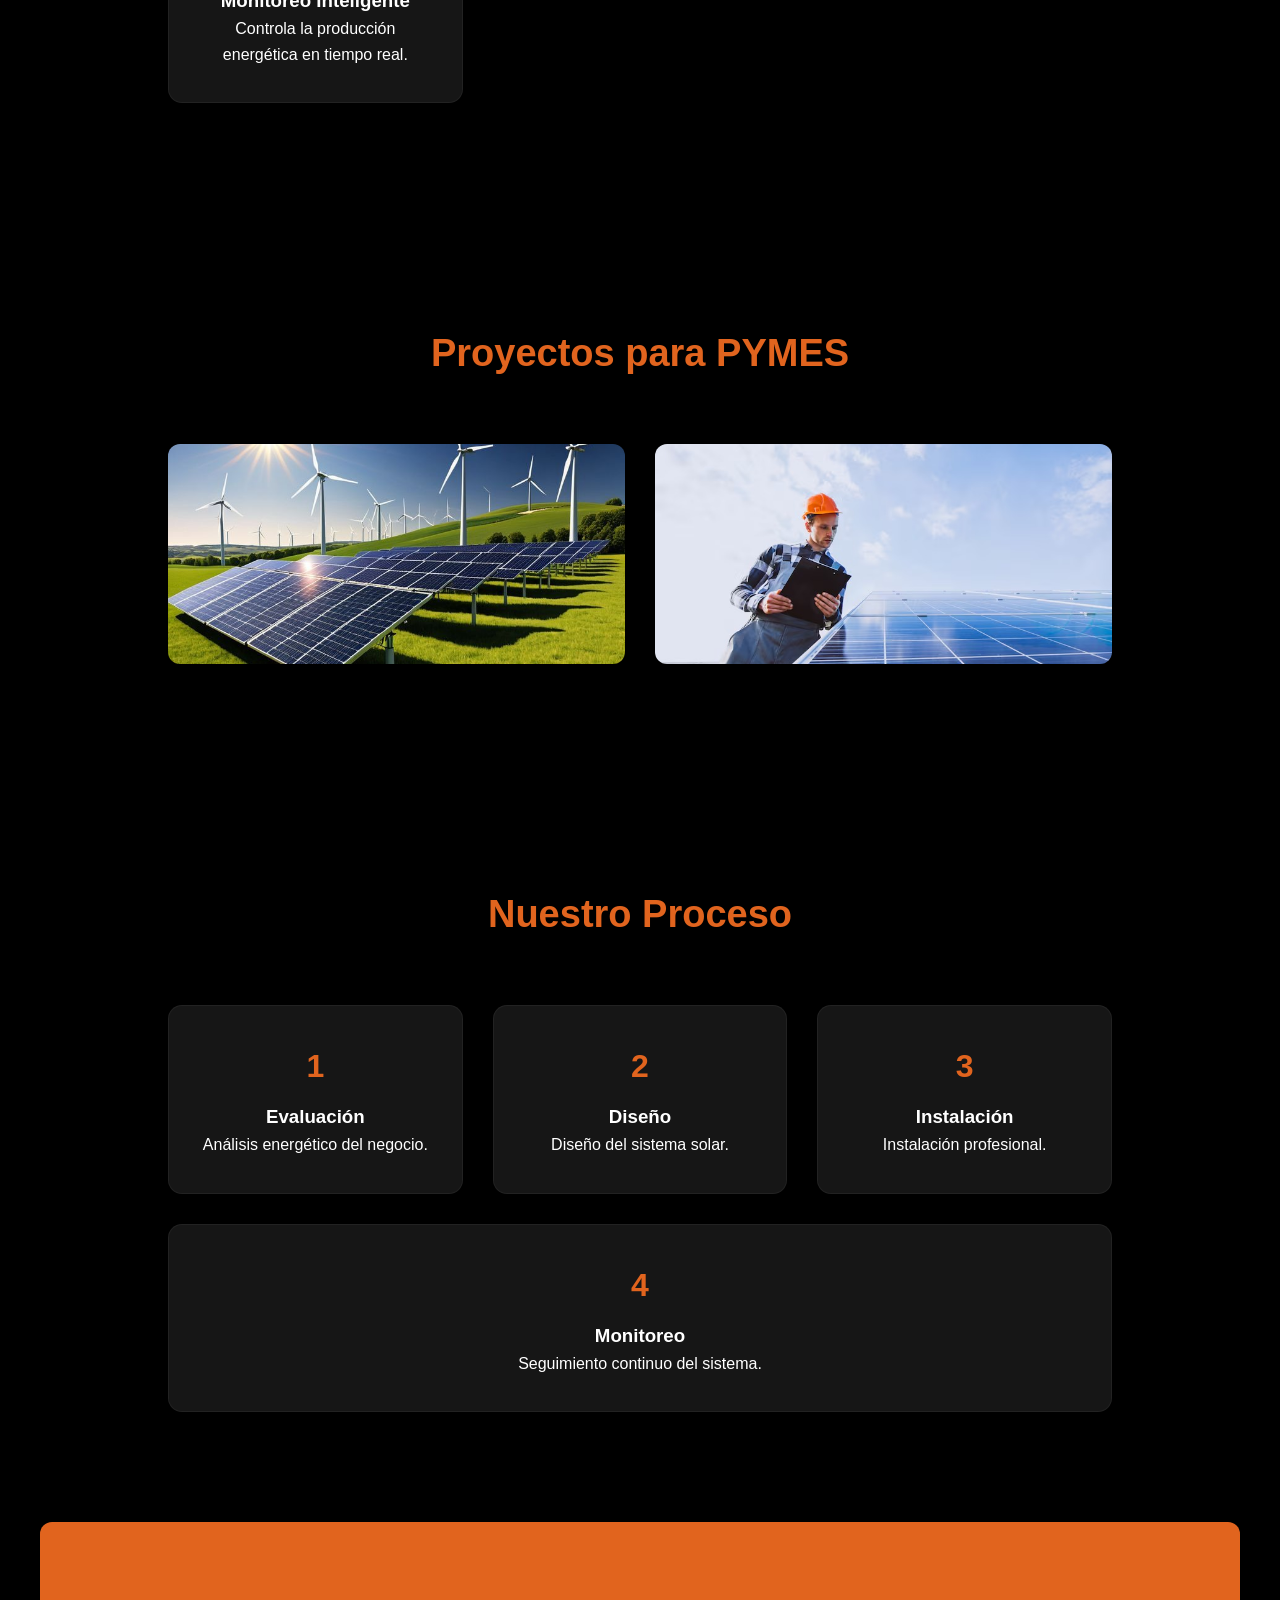
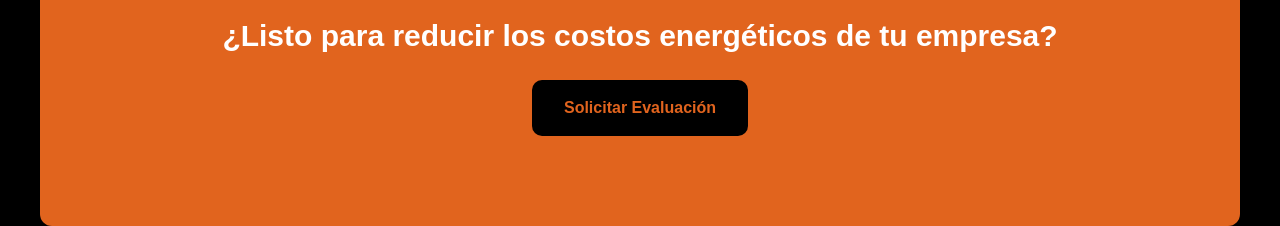
<file: empresas.html>
<!DOCTYPE html>
<html lang="es">
<head>
<meta charset="UTF-8">
<meta name="viewport" content="width=device-width, initial-scale=1.0">

<title>Energía Solar para PYMES | Inversiones Komp</title>

<style>

/* =========================
RESET
========================= */

*{
margin:0;
padding:0;
box-sizing:border-box;
font-family:Arial, sans-serif;
}

body{
background:#000;
color:#fff;
line-height:1.6;
overflow-x:hidden;
}

img{
max-width:100%;
display:block;
}

a{
text-decoration:none;
color:inherit;
}

/* =========================
HEADER
========================= */

header{
display:flex;
justify-content:space-between;
align-items:center;
padding:20px 10%;
background:#000;
position:sticky;
top:0;
z-index:1000;
box-shadow:0 4px 15px rgba(0,0,0,0.6);
}

.logo{
font-size:24px;
font-weight:bold;
color:#e1641e;
}

.nav-menu{
display:flex;
gap:25px;
}

.nav-menu a{
color:#fff;
font-weight:500;
transition:.3s;
}

.nav-menu a:hover{
color:#e1641e;
}

.hamburger{
display:none;
flex-direction:column;
cursor:pointer;
}

.hamburger span{
height:3px;
width:25px;
background:#fff;
margin-bottom:5px;
}

/* =========================
HERO
========================= */

.hero-pymes{
position:relative;
background:url('panel.jpeg') center/cover no-repeat;
min-height:100vh;
display:flex;
align-items:center;
justify-content:center;
padding:120px 10%;
text-align:center;
}
         
.hero-overlay{
position:absolute;
inset:0;
background:linear-gradient(rgba(0,0,0,.5),rgba(0,0,0,.85));
}

.hero-content{
position:relative;
max-width:800px;
margin:auto;
}

.hero-title{
font-size:52px;
color:#e1641e;
margin-bottom:20px;
font-weight:700;
}

.hero-subtitle{
font-size:18px;
margin-bottom:35px;
color:#ddd;
}

/* BOTÓN */

.btn-primary{

background:#e1641e;
color:#fff;
padding:15px 32px;
border-radius:10px;
font-weight:600;
display:inline-block;
transition:.3s;
box-shadow:0 8px 20px rgba(225,100,30,0.35);

}

.btn-primary:hover{

background:#ff7b34;
transform:translateY(-3px);
box-shadow:0 12px 30px rgba(225,100,30,0.45);

}

/* =========================
SECCIONES
========================= */

section{
padding:110px 10%;
max-width:1200px;
margin:auto;
}

.section-title{
text-align:center;
font-size:38px;
margin-bottom:60px;
color:#e1641e;
}

/* =========================
BENEFICIOS
========================= */

.beneficios-grid{
display:grid;
grid-template-columns:repeat(auto-fit,minmax(250px,1fr));
gap:30px;
}

.beneficio-card{

background:#161616;

padding:35px 30px;

border-radius:14px;

text-align:center;

border:1px solid rgba(255,255,255,0.05);

transition:.35s;

box-shadow:0 10px 25px rgba(0,0,0,0.5);

}

.beneficio-card:hover{

transform:translateY(-8px);

border-color:#e1641e;

box-shadow:0 20px 40px rgba(0,0,0,0.7);

}

.beneficio-icon{
font-size:40px;
margin-bottom:15px;
color:#e1641e;
}

/* =========================
PROYECTOS
========================= */

.proyectos-grid{
display:grid;
grid-template-columns:repeat(auto-fit,minmax(280px,1fr));
gap:30px;
}

.proyecto-card{
position:relative;
border-radius:12px;
overflow:hidden;
}

.proyecto-card img{
width:100%;
height:220px;
object-fit:cover;
}

.proyecto-overlay{

position:absolute;
inset:0;

background:rgba(0,0,0,.75);

display:flex;

flex-direction:column;

justify-content:center;

align-items:center;

opacity:0;

transition:.4s;

text-align:center;

padding:20px;

}

.proyecto-card:hover .proyecto-overlay{
opacity:1;
}

/* =========================
PROCESO
========================= */

.proceso-steps{
display:flex;
flex-wrap:wrap;
gap:30px;
justify-content:center;
}

.step-card{

flex:1 1 220px;

background:#161616;

padding:35px 30px;

border-radius:14px;

text-align:center;

border:1px solid rgba(255,255,255,0.05);

transition:.35s;

}

.step-card:hover{
transform:translateY(-6px);
border-color:#e1641e;
}

.step-number{
font-size:32px;
font-weight:bold;
color:#e1641e;
margin-bottom:10px;
}

/* =========================
CTA
========================= */

.cta{
background:#e1641e;
text-align:center;
padding:90px 10%;
border-radius:12px;
}

.cta h2{
margin-bottom:20px;
font-size:30px;
}

.cta .btn-primary{
background:#000;
color:#e1641e;
box-shadow:none;
}

/* =========================
ANIMACION
========================= */

.fade-section{
opacity:0;
transform:translateY(40px);
transition:all .8s ease;
}

.fade-section.visible{
opacity:1;
transform:translateY(0);
}

/* =========================
RESPONSIVE
========================= */

@media(max-width:900px){

header{
padding:15px 5%;
}

.hero-pymes{
padding:100px 5%;
min-height:90vh;
}

.hero-title{
font-size:34px;
}

.hero-subtitle{
font-size:16px;
}

.nav-menu{
position:absolute;
top:70px;
right:0;
background:#000;
flex-direction:column;
width:220px;
padding:20px;
display:none;
}

.nav-menu.active{
display:flex;
}

.nav-menu a{
margin:10px 0;
}

.hamburger{
display:flex;
}

.beneficios-grid,
.proyectos-grid{
grid-template-columns:1fr;
}

.proceso-steps{
flex-direction:column;
align-items:center;
}

.step-card{
width:100%;
max-width:420px;
}

}

</style>
</head>

<body>

<header>

<div class="logo">Inversiones Komp</div>

<nav class="nav-menu" id="navMenu">
<a href="index.html">Inicio</a>
<a href="#beneficios">Beneficios</a>
<a href="#proyectos">Proyectos</a>
<a href="#proceso">Proceso</a>
<a href="index.html#contacto">Contacto</a>
</nav>

<div class="hamburger" id="hamburger">
<span></span>
<span></span>
<span></span>
</div>

</header>

<!-- HERO -->

<section class="hero-pymes">

<div class="hero-overlay"></div>

<div class="hero-content">

<h1 class="hero-title">Energía Solar para PYMES</h1>

<p class="hero-subtitle">
Soluciones solares diseñadas para pequeñas y medianas empresas que buscan reducir costos eléctricos y mejorar su eficiencia energética.
</p>

<a href="index.html#contacto" class="btn-primary">Solicitar Evaluación</a>

</div>

</section>

<!-- BENEFICIOS -->

<section id="beneficios" class="fade-section">

<h2 class="section-title">Beneficios para tu Empresa</h2>

<div class="beneficios-grid">

<div class="beneficio-card">
<div class="beneficio-icon">🏢</div>
<h3>Reducción de Costos</h3>
<p>Reduce significativamente los gastos eléctricos mensuales.</p>
</div>

<div class="beneficio-card">
<div class="beneficio-icon">⚡</div>
<h3>Alta Eficiencia</h3>
<p>Optimiza el consumo energético de tu negocio.</p>
</div>

<div class="beneficio-card">
<div class="beneficio-icon">🌍</div>
<h3>Energía Limpia</h3>
<p>Contribuye a la sostenibilidad ambiental.</p>
</div>

<div class="beneficio-card">
<div class="beneficio-icon">📊</div>
<h3>Monitoreo Inteligente</h3>
<p>Controla la producción energética en tiempo real.</p>
</div>

</div>

</section>

<!-- PROYECTOS -->

<section id="proyectos" class="fade-section">

<h2 class="section-title">Proyectos para PYMES</h2>

<div class="proyectos-grid">

<div class="proyecto-card">
<img src="ps.jpeg">
<div class="proyecto-overlay">
<h3>Empresa Comercial</h3>
<p>Sistema solar 50kW</p>
</div>
</div>

<div class="proyecto-card">
<img src="panel.jpeg">
<div class="proyecto-overlay">
<h3>Negocio Local</h3>
<p>Instalación fotovoltaica empresarial</p>
</div>
</div>

</div>

</section>

<!-- PROCESO -->

<section id="proceso" class="fade-section">

<h2 class="section-title">Nuestro Proceso</h2>

<div class="proceso-steps">

<div class="step-card">
<div class="step-number">1</div>
<h3>Evaluación</h3>
<p>Análisis energético del negocio.</p>
</div>

<div class="step-card">
<div class="step-number">2</div>
<h3>Diseño</h3>
<p>Diseño del sistema solar.</p>
</div>

<div class="step-card">
<div class="step-number">3</div>
<h3>Instalación</h3>
<p>Instalación profesional.</p>
</div>

<div class="step-card">
<div class="step-number">4</div>
<h3>Monitoreo</h3>
<p>Seguimiento continuo del sistema.</p>
</div>

</div>

</section>

<!-- CTA -->

<section class="cta fade-section">

<h2>¿Listo para reducir los costos energéticos de tu empresa?</h2>

<a href="index.html#contacto" class="btn-primary">Solicitar Evaluación</a>

</section>

<script>

const hamburger=document.getElementById("hamburger");
const navMenu=document.getElementById("navMenu");

hamburger.addEventListener("click",()=>{
navMenu.classList.toggle("active");
});

const sections=document.querySelectorAll(".fade-section");

const observer=new IntersectionObserver(entries=>{
entries.forEach(entry=>{
if(entry.isIntersecting){
entry.target.classList.add("visible");
}
});
});

sections.forEach(section=>{
observer.observe(section);
});

</script>

</body>
</html>
</file>
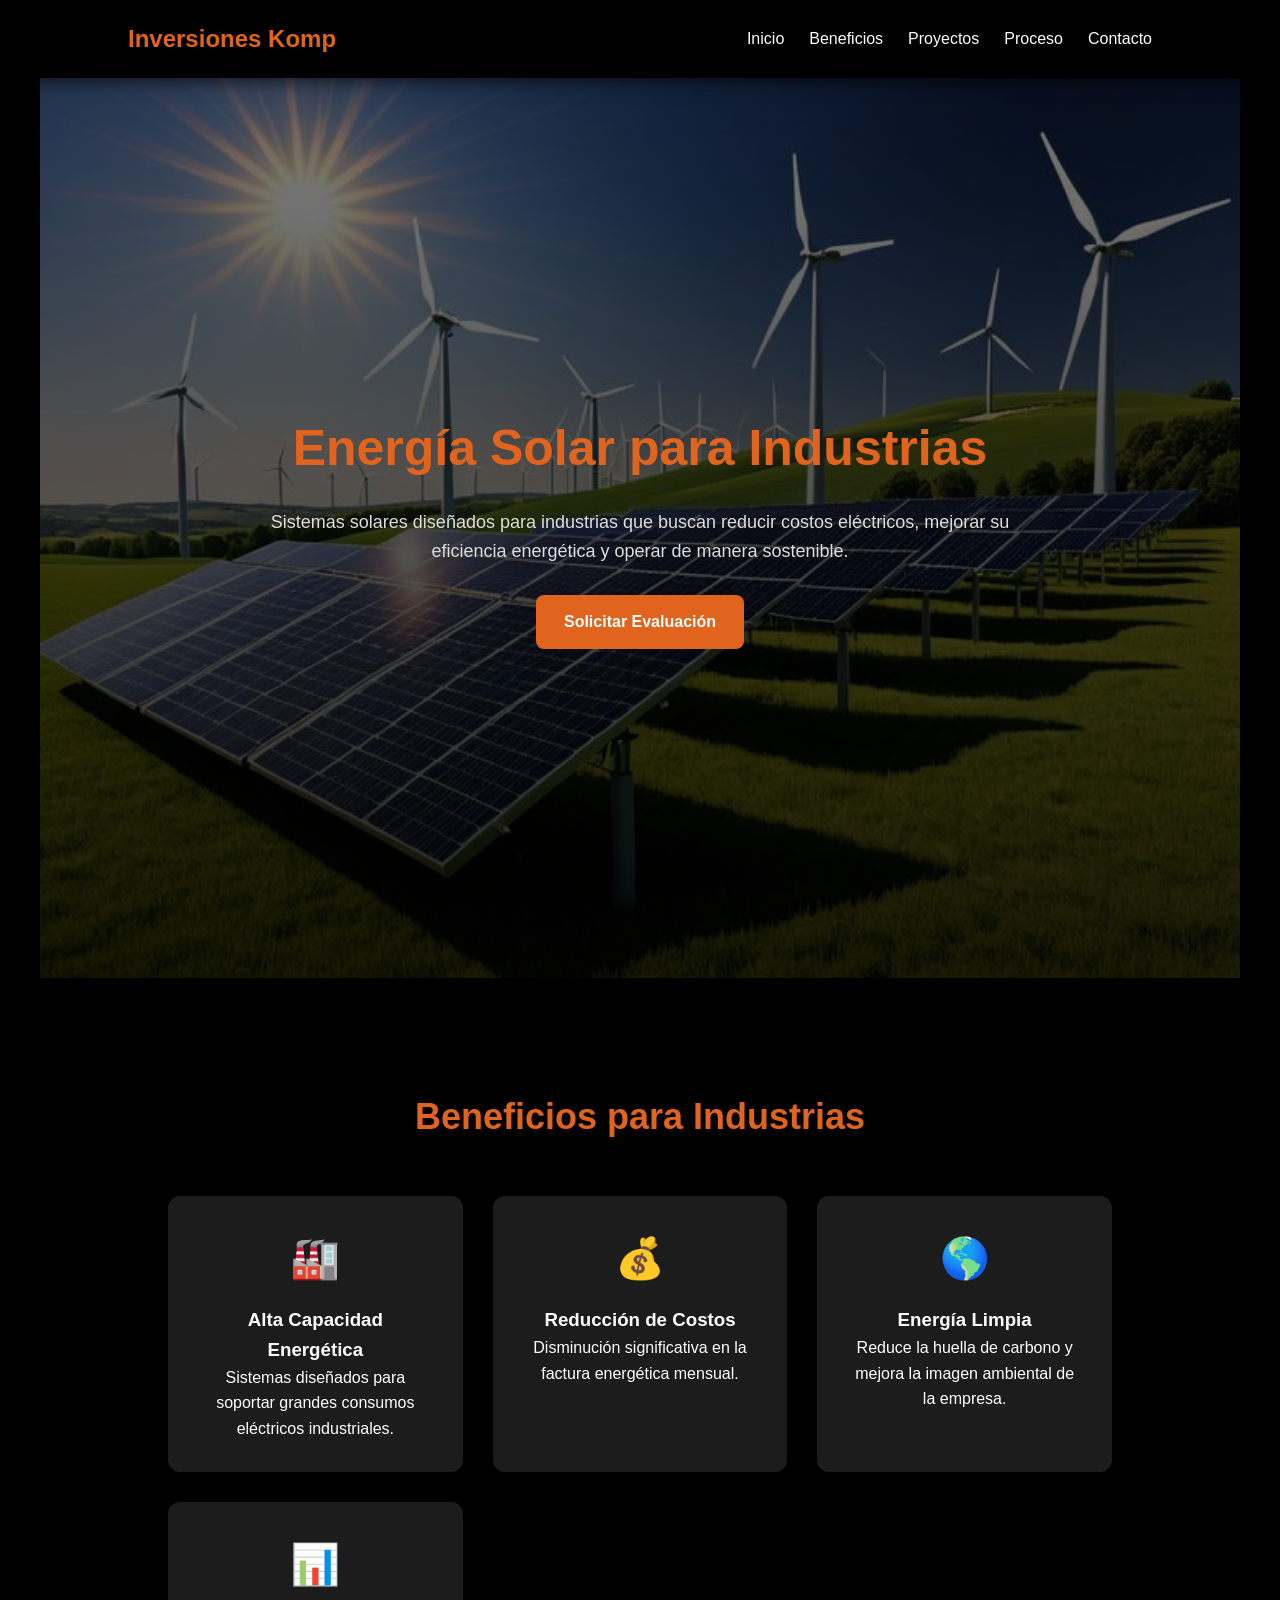
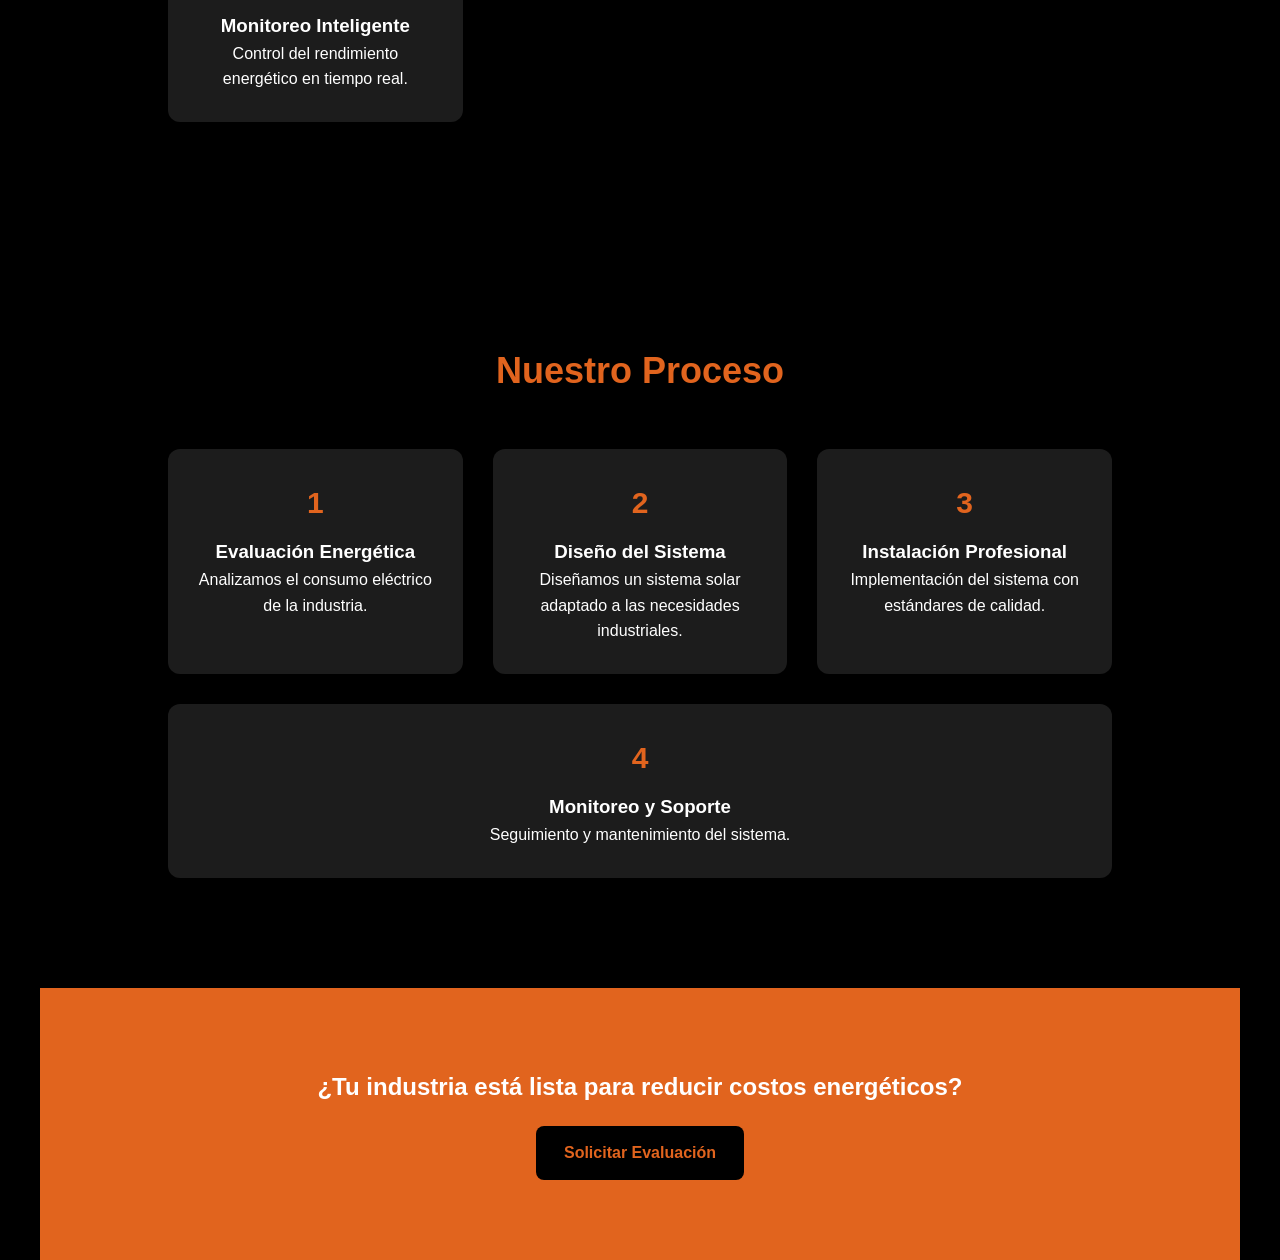
<file: industrias.html>
<!DOCTYPE html>
<html lang="es">
<head>
<meta charset="UTF-8">
<meta name="viewport" content="width=device-width, initial-scale=1.0">
<title>Soluciones Industriales | Inversiones Komp</title>

<style>

/* =========================
RESET
========================= */

*{
margin:0;
padding:0;
box-sizing:border-box;
font-family:Arial, sans-serif;
}

body{
background:#000;
color:#fff;
line-height:1.6;
overflow-x:hidden;
}

img{
max-width:100%;
display:block;
}

a{
text-decoration:none;
color:inherit;
}

/* =========================
HEADER
========================= */

header{
display:flex;
justify-content:space-between;
align-items:center;
padding:20px 10%;
background:#000;
position:sticky;
top:0;
z-index:1000;
box-shadow:0 4px 15px rgba(0,0,0,0.6);
}

.logo{
font-size:24px;
font-weight:bold;
color:#e1641e;
}

.nav-menu{
display:flex;
gap:25px;
}

.nav-menu a{
color:#fff;
font-weight:500;
transition:.3s;
}

.nav-menu a:hover{
color:#e1641e;
}

.hamburger{
display:none;
flex-direction:column;
cursor:pointer;
}

.hamburger span{
height:3px;
width:25px;
background:#fff;
margin-bottom:5px;
}

/* =========================
HERO
========================= */

.hero-industria{
position:relative;
background:url('ps.jpeg') center/cover no-repeat;
min-height:100vh;
display:flex;
align-items:center;
justify-content:center;
padding:120px 10%;
text-align:center;
}

.hero-overlay{
position:absolute;
inset:0;
background:linear-gradient(rgba(0,0,0,.5),rgba(0,0,0,.85));
}

.hero-content{
position:relative;
max-width:800px;
margin:auto;
}

.hero-title{
font-size:50px;
color:#e1641e;
margin-bottom:20px;
}

.hero-subtitle{
font-size:18px;
margin-bottom:30px;
color:#ddd;
}

.btn-primary{
background:#e1641e;
color:#fff;
padding:14px 28px;
border-radius:8px;
font-weight:600;
display:inline-block;
transition:.3s;
}

.btn-primary:hover{
background:#ff7b34;
transform:translateY(-2px);
}

/* =========================
SECCIONES
========================= */

section{
padding:110px 10%;
max-width:1200px;
margin:auto;
}

.section-title{
text-align:center;
font-size:36px;
margin-bottom:50px;
color:#e1641e;
}

/* =========================
CARDS BENEFICIOS
========================= */

.beneficios-grid{
display:grid;
grid-template-columns:repeat(auto-fit,minmax(250px,1fr));
gap:30px;
}

.beneficio-card{
background:#1c1c1c;
padding:30px;
border-radius:12px;
text-align:center;
transition:.4s;
}

.beneficio-card:hover{
transform:translateY(-5px);
}

.beneficio-icon{
font-size:40px;
margin-bottom:15px;
color:#e1641e;
}

/* =========================
PROYECTOS
========================= */

.proyectos-grid{
display:grid;
grid-template-columns:repeat(auto-fit,minmax(280px,1fr));
gap:30px;
}

.proyecto-card{
position:relative;
border-radius:12px;
overflow:hidden;
}

.proyecto-card img{
width:100%;
}

.proyecto-overlay{
position:absolute;
inset:0;
background:rgba(0,0,0,.75);
display:flex;
flex-direction:column;
justify-content:center;
align-items:center;
opacity:0;
transition:.4s;
text-align:center;
padding:20px;
}

.proyecto-card:hover .proyecto-overlay{
opacity:1;
}

/* =========================
PROCESO
========================= */

.proceso-steps{
display:flex;
flex-wrap:wrap;
gap:30px;
justify-content:center;
}

.step-card{
flex:1 1 220px;
background:#1c1c1c;
padding:30px;
border-radius:12px;
text-align:center;
}

.step-number{
font-size:30px;
font-weight:bold;
color:#e1641e;
margin-bottom:10px;
}

/* =========================
CTA
========================= */

.cta{
background:#e1641e;
text-align:center;
padding:80px 10%;
}

.cta h2{
margin-bottom:20px;
}

.cta .btn-primary{
background:#000;
color:#e1641e;
}

/* =========================
ANIMACION SCROLL
========================= */

.fade-section{
opacity:0;
transform:translateY(40px);
transition:all .8s ease;
}

.fade-section.visible{
opacity:1;
transform:translateY(0);
}

/* =========================
RESPONSIVE
========================= */

@media(max-width:900px){

header{
padding:15px 5%;
}

.hero-industria{
padding:100px 5%;
min-height:90vh;
}

.hero-title{
font-size:34px;
}

.hero-subtitle{
font-size:16px;
}

.nav-menu{
position:absolute;
top:70px;
right:0;
background:#000;
flex-direction:column;
width:220px;
padding:20px;
display:none;
}

.nav-menu.active{
display:flex;
}

.nav-menu a{
margin:10px 0;
}

.hamburger{
display:flex;
}

}

@media(max-width:600px){

.hero-title{
font-size:28px;
}

.hero-subtitle{
font-size:14px;
}

.section-title{
font-size:26px;
}

}

</style>
</head>

<body>

<header>

<div class="logo">Inversiones Komp</div>

<nav class="nav-menu" id="navMenu">

<a href="index.html">Inicio</a>
<a href="#beneficios">Beneficios</a>
<a href="#proyectos">Proyectos</a>
<a href="#proceso">Proceso</a>
<a href="index.html#contacto">Contacto</a>

</nav>

<div class="hamburger" id="hamburger">
<span></span>
<span></span>
<span></span>
</div>

</header>

<!-- HERO -->

<section class="hero-industria">

<div class="hero-overlay"></div>

<div class="hero-content">

<h1 class="hero-title">Energía Solar para Industrias</h1>

<p class="hero-subtitle">
Sistemas solares diseñados para industrias que buscan reducir costos eléctricos, mejorar su eficiencia energética y operar de manera sostenible.
</p>

<a href="index.html#contacto" class="btn-primary">
Solicitar Evaluación
</a>

</div>

</section>

<!-- BENEFICIOS -->

<section id="beneficios" class="fade-section">

<h2 class="section-title">Beneficios para Industrias</h2>

<div class="beneficios-grid">

<div class="beneficio-card">
<div class="beneficio-icon">🏭</div>
<h3>Alta Capacidad Energética</h3>
<p>Sistemas diseñados para soportar grandes consumos eléctricos industriales.</p>
</div>

<div class="beneficio-card">
<div class="beneficio-icon">💰</div>
<h3>Reducción de Costos</h3>
<p>Disminución significativa en la factura energética mensual.</p>
</div>

<div class="beneficio-card">
<div class="beneficio-icon">🌎</div>
<h3>Energía Limpia</h3>
<p>Reduce la huella de carbono y mejora la imagen ambiental de la empresa.</p>
</div>

<div class="beneficio-card">
<div class="beneficio-icon">📊</div>
<h3>Monitoreo Inteligente</h3>
<p>Control del rendimiento energético en tiempo real.</p>
</div>

</div>

</section>

<!-- PROCESO -->

<section id="proceso" class="fade-section">

<h2 class="section-title">Nuestro Proceso</h2>

<div class="proceso-steps">

<div class="step-card">
<div class="step-number">1</div>
<h3>Evaluación Energética</h3>
<p>Analizamos el consumo eléctrico de la industria.</p>
</div>

<div class="step-card">
<div class="step-number">2</div>
<h3>Diseño del Sistema</h3>
<p>Diseñamos un sistema solar adaptado a las necesidades industriales.</p>
</div>

<div class="step-card">
<div class="step-number">3</div>
<h3>Instalación Profesional</h3>
<p>Implementación del sistema con estándares de calidad.</p>
</div>

<div class="step-card">
<div class="step-number">4</div>
<h3>Monitoreo y Soporte</h3>
<p>Seguimiento y mantenimiento del sistema.</p>
</div>

</div>

</section>

<!-- CTA -->

<section class="cta fade-section">

<h2>¿Tu industria está lista para reducir costos energéticos?</h2>

<a href="index.html#contacto" class="btn-primary">
Solicitar Evaluación
</a>

</section>

<script>

const hamburger=document.getElementById("hamburger");
const navMenu=document.getElementById("navMenu");

hamburger.addEventListener("click",()=>{
navMenu.classList.toggle("active");
});

const sections=document.querySelectorAll(".fade-section");

const observer=new IntersectionObserver(entries=>{
entries.forEach(entry=>{
if(entry.isIntersecting){
entry.target.classList.add("visible");
}
});
});

sections.forEach(section=>{
observer.observe(section);
});

</script>

</body>
</html>
</file>
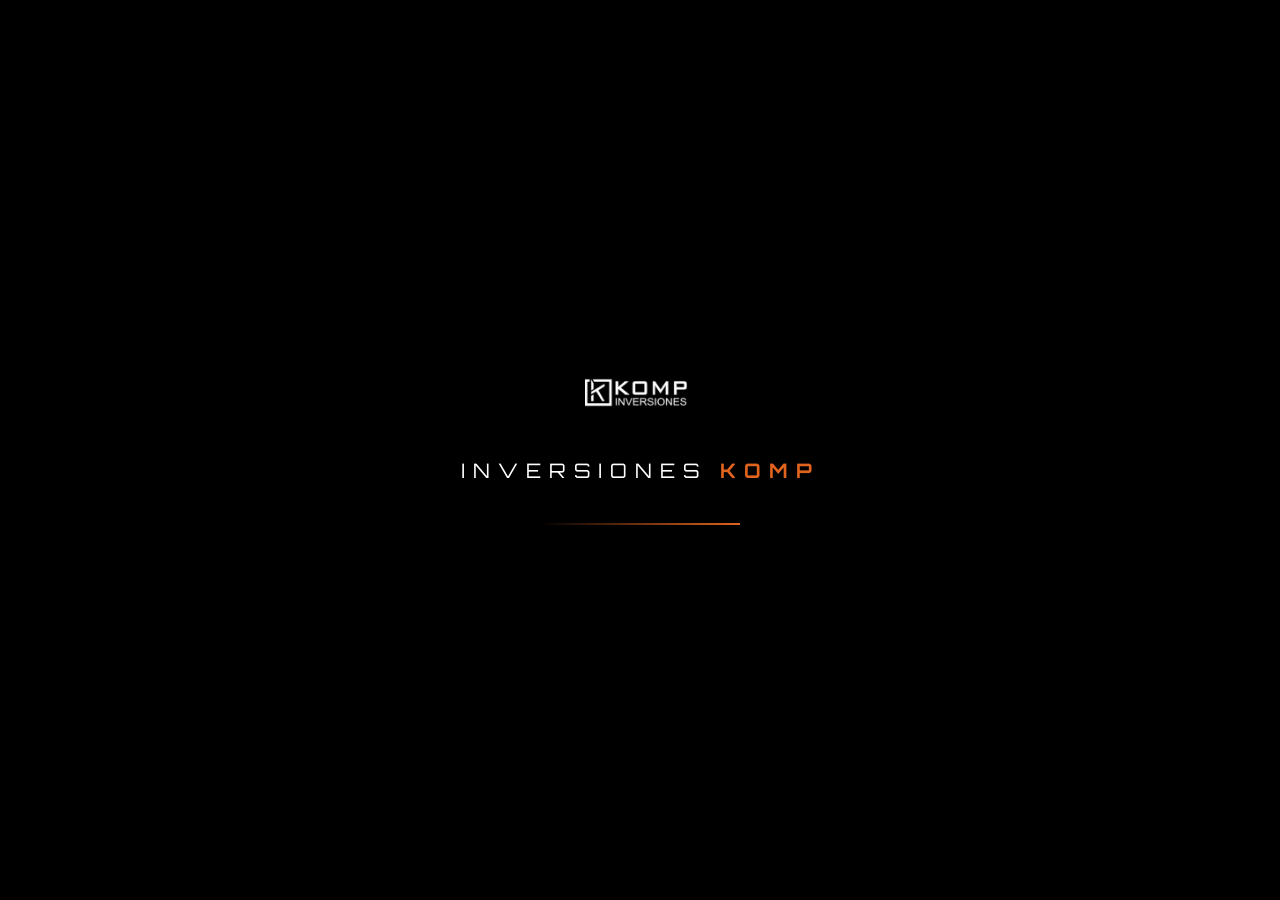
<file: loading.html>
<!-- LOADING / PRELOADER KOMP -->

<!DOCTYPE html>
<html lang="es">

<head>

<meta charset="UTF-8">
<meta name="viewport" content="width=device-width, initial-scale=1.0">

<title>KOMP Loading</title>

<link href="https://fonts.googleapis.com/css2?family=Orbitron:wght@400;600;700&display=swap" rel="stylesheet">

</head>

<body>


<!-- PRELOADER -->

<div id="preloader">

<div class="loader-wrapper">

<img src="logo.png" alt="KOMP" class="logo-img">

<h1 class="logo-name">
INVERSIONES <span>KOMP</span>
</h1>

<div class="loading-line"></div>

</div>

</div>



<style>

/* ================================
BASE DEL PRELOADER
pantalla completa
================================ */

#preloader{
position:fixed;
inset:0;
background:#000;
display:flex;
justify-content:center;
align-items:center;
z-index:9999;
}

/* ================================
CONTENEDOR CENTRAL
================================ */

.loader-wrapper{
text-align:center;
opacity:0;
transform:translateY(30px);
animation:fadeUp 1.2s ease forwards;
}

@keyframes fadeUp{
to{
opacity:1;
transform:translateY(0);
}
}

/* ================================
LOGO
================================ */

.logo-img{
width:110px;
margin-bottom:30px;
filter:brightness(0) invert(1);
opacity:0;
animation:logoReveal 1.2s ease forwards 0.3s;
}

@keyframes logoReveal{
to{
opacity:1;
}
}

/* ================================
TEXTO
================================ */

.logo-name{
font-family:'Orbitron', sans-serif;
font-weight:400;
font-size:20px;
letter-spacing:8px;
text-transform:uppercase;
color:#ffffff;
margin-bottom:40px;
opacity:0;
animation:textReveal 1.5s ease forwards 0.6s;
}

/* COLOR CORPORATIVO */

.logo-name span{
font-weight:700;
color:#e1641e;
}

@keyframes textReveal{
0%{
opacity:0;
letter-spacing:20px;
}
100%{
opacity:1;
letter-spacing:8px;
}
}

/* ================================
LINEA ANIMADA
================================ */

.loading-line{
width:200px;
height:2px;
margin:auto;
background:linear-gradient(
90deg,
transparent,
#e1641e,
transparent
);
background-size:200% 100%;
animation:lineMove 1.5s linear infinite;
}

@keyframes lineMove{
0%{ background-position:-200% 0; }
100%{ background-position:200% 0; }
}

</style>


<script>

/* ===================================
DESPUES DE 3 SEGUNDOS
REDIRIGE AL INDEX
=================================== */

setTimeout(function(){

window.location.href = "index.html";

},3000);

</script>


</body>
</html>
</file>
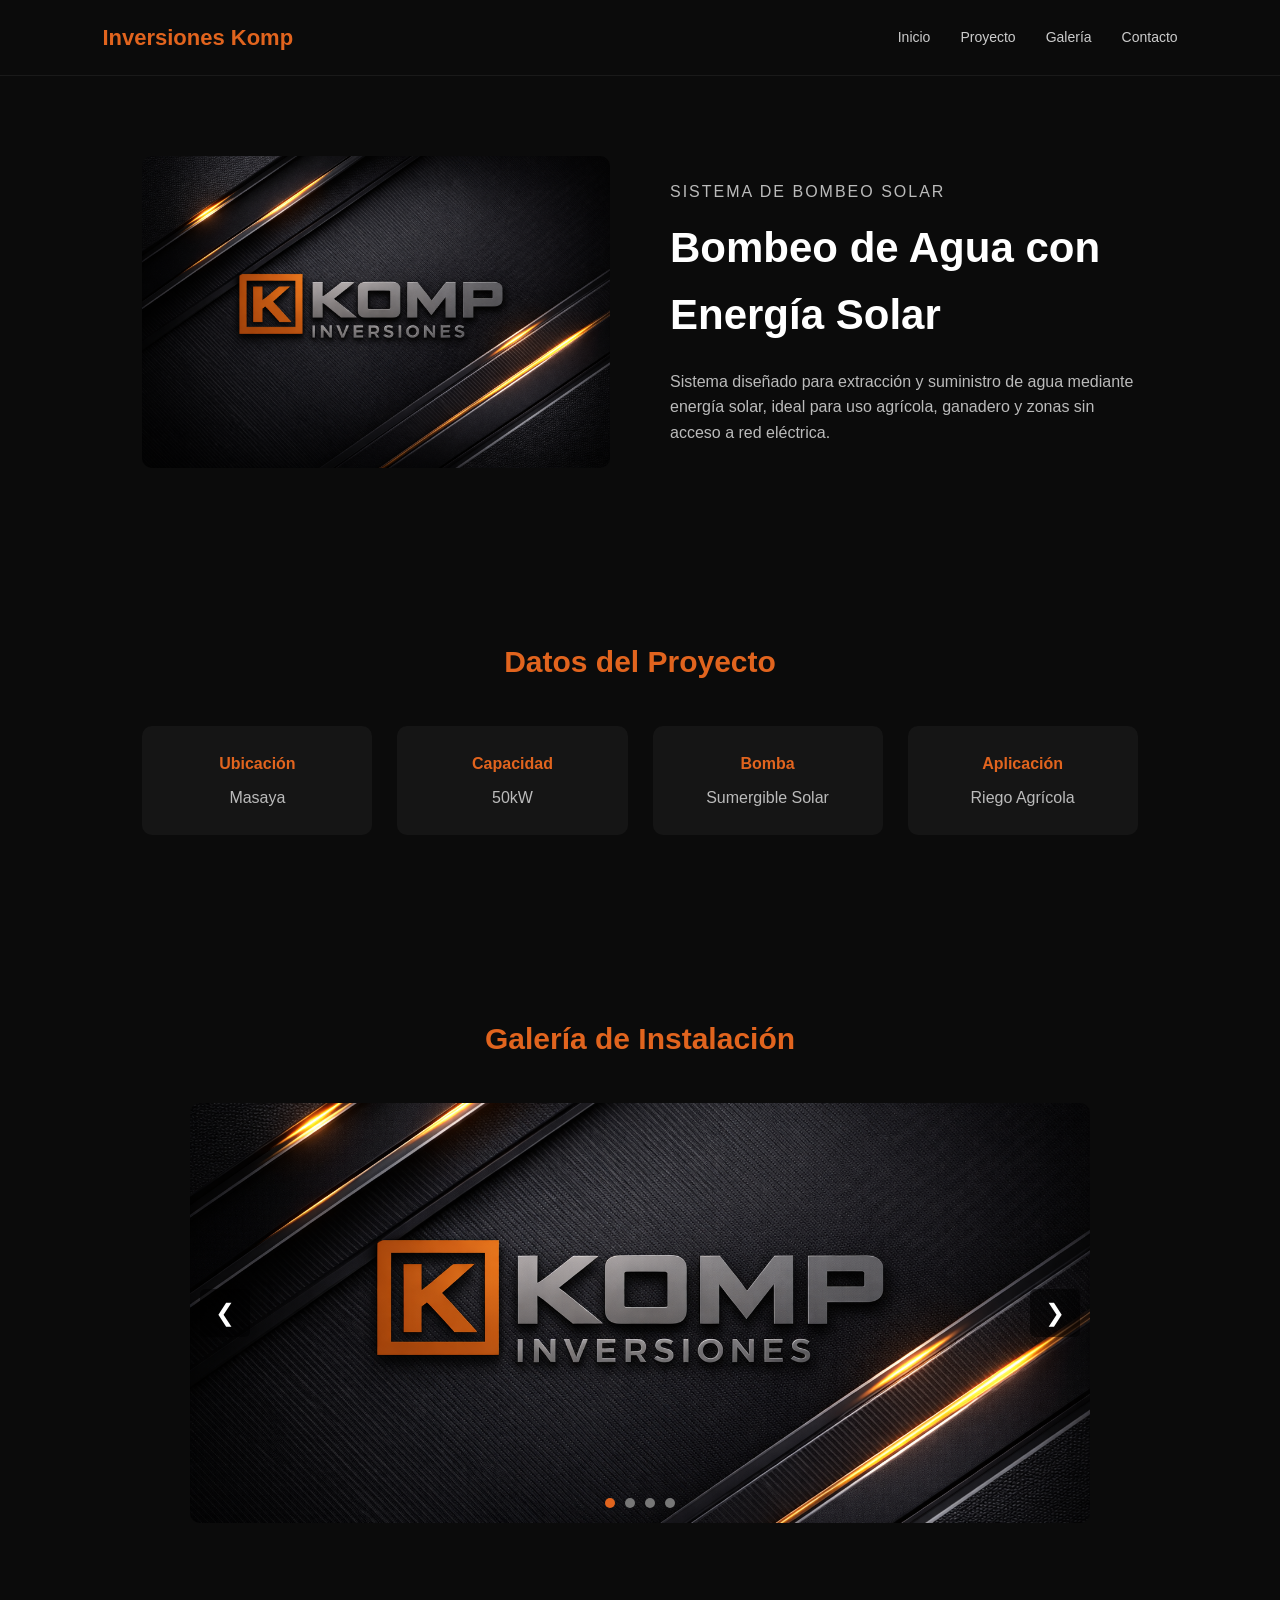
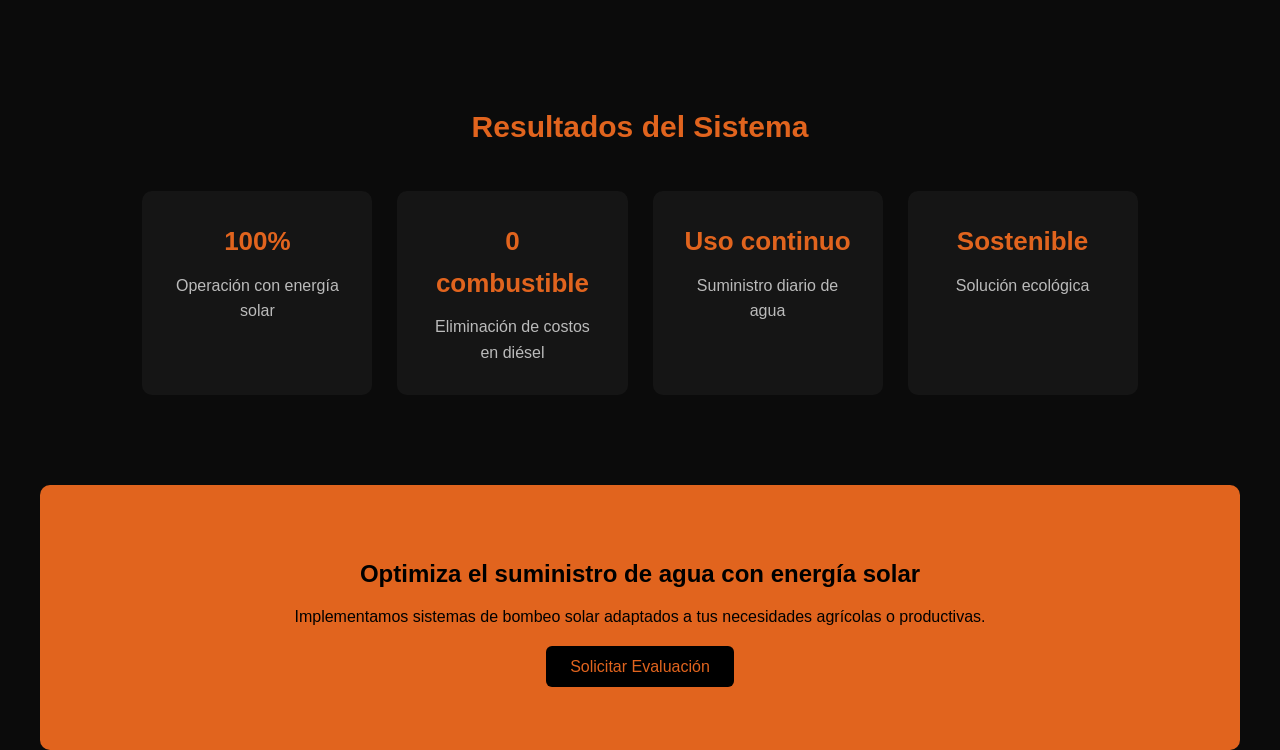
<file: Pbombeo.html>
<!DOCTYPE html>
<html lang="es">
<head>

<meta charset="UTF-8">
<meta name="viewport" content="width=device-width, initial-scale=1.0">

<title>Proyecto Bombeo Solar | Inversiones Komp</title>

<style>

/* ================= RESET ================= */

*{
margin:0;
padding:0;
box-sizing:border-box;
font-family:Arial, Helvetica, sans-serif;
}

body{
background:#0b0b0b;
color:#fff;
line-height:1.6;
}

img{
width:100%;
display:block;
}

/* ================= HEADER ================= */

header{
display:flex;
justify-content:space-between;
align-items:center;
padding:20px 8%;
background:#0b0b0b;
position:sticky;
top:0;
z-index:1000;
border-bottom:1px solid #1a1a1a;
}

.logo{
font-size:22px;
font-weight:600;
color:#e1641e;
}

.nav-menu{
display:flex;
gap:30px;
}

.nav-menu a{
color:#ccc;
text-decoration:none;
font-size:14px;
}

.nav-menu a:hover{
color:#e1641e;
}

.hamburger{
display:none;
flex-direction:column;
cursor:pointer;
}

.hamburger span{
height:3px;
width:25px;
background:#fff;
margin-bottom:4px;
}

/* ================= HERO ================= */

.hero{
display:grid;
grid-template-columns:1fr 1fr;
align-items:center;
gap:60px;
max-width:1200px;
margin:auto;
padding:80px 8%;
}

.hero img{
border-radius:10px;
}

.hero-text h1{
font-size:42px;
margin-bottom:20px;
}

.hero-label{
color:#e1641e;
font-size:13px;
letter-spacing:2px;
text-transform:uppercase;
margin-bottom:10px;
}

.hero-text p{
color:#bbb;
font-size:16px;
}

/* ================= SECCIONES ================= */

section{
padding:90px 8%;
max-width:1200px;
margin:auto;
}

.section-title{
font-size:30px;
margin-bottom:40px;
color:#e1641e;
text-align:center;
}

/* ================= DATOS ================= */

.info-grid{
display:grid;
grid-template-columns:repeat(auto-fit,minmax(200px,1fr));
gap:25px;
}

.info-box{
background:#151515;
padding:25px;
border-radius:10px;
text-align:center;
}

.info-box h3{
color:#e1641e;
margin-bottom:8px;
font-size:16px;
}

.info-box p{
color:#bbb;
}

/* ================= CAROUSEL ================= */

.carousel{
position:relative;
max-width:900px;
margin:auto;
overflow:hidden;
border-radius:10px;
}

.carousel-track{
display:flex;
transition:transform .6s ease-in-out;
}

.carousel-img{
min-width:100%;
height:420px;
object-fit:cover;
}

.carousel-btn{
position:absolute;
top:50%;
transform:translateY(-50%);
background:rgba(0,0,0,.5);
border:none;
color:white;
font-size:24px;
padding:10px 15px;
cursor:pointer;
border-radius:5px;
transition:.3s;
}

.carousel-btn:hover{
background:#e1641e;
}

.prev{ left:10px; }
.next{ right:10px; }

.carousel-dots{
position:absolute;
bottom:15px;
left:50%;
transform:translateX(-50%);
display:flex;
gap:10px;
}

.carousel-dots span{
width:10px;
height:10px;
background:#777;
border-radius:50%;
cursor:pointer;
transition:.3s;
}

.carousel-dots .active{
background:#e1641e;
}

/* ================= RESULTADOS ================= */

.resultados{
display:grid;
grid-template-columns:repeat(auto-fit,minmax(220px,1fr));
gap:25px;
}

.resultado{
background:#151515;
padding:30px;
border-radius:10px;
text-align:center;
}

.resultado h3{
color:#e1641e;
font-size:26px;
margin-bottom:10px;
}

.resultado p{
color:#bbb;
}

/* ================= CTA ================= */

.cta{
background:#e1641e;
padding:70px 8%;
border-radius:10px;
text-align:center;
}

.cta h2{
color:#000;
margin-bottom:10px;
}

.cta p{
color:#000;
margin-bottom:25px;
}

.btn{
background:#000;
color:#e1641e;
padding:12px 24px;
border-radius:6px;
text-decoration:none;
}

/* ================= RESPONSIVE ================= */

@media(max-width:900px){

.hero{
grid-template-columns:1fr;
gap:40px;
}

.nav-menu{
display:none;
position:absolute;
top:70px;
right:0;
background:#0b0b0b;
flex-direction:column;
padding:20px;
}

.nav-menu.active{
display:flex;
}

.hamburger{
display:flex;
}

.carousel-img{
height:260px;
}

}

</style>

</head>

<body>

<header>

<div class="logo">Inversiones Komp</div>

<nav class="nav-menu" id="menu">

<a href="index.html">Inicio</a>
<a href="#proyecto">Proyecto</a>
<a href="#galeria">Galería</a>
<a href="index.html#contacto">Contacto</a>

</nav>

<div class="hamburger" id="hamburger">
<span></span>
<span></span>
<span></span>
</div>

</header>

<!-- HERO -->

<section class="hero">

<img src="ft.png">

<div class="hero-text">

<p class="hero-label">Sistema de Bombeo Solar</p>

<h1>Bombeo de Agua con Energía Solar</h1>

<p>
Sistema diseñado para extracción y suministro de agua mediante energía solar, ideal para uso agrícola, ganadero y zonas sin acceso a red eléctrica.
</p>

</div>

</section>

<!-- DATOS -->

<section id="proyecto">

<h2 class="section-title">Datos del Proyecto</h2>

<div class="info-grid">

<div class="info-box">
<h3>Ubicación</h3>
<p>Masaya</p>
</div>

<div class="info-box">
<h3>Capacidad</h3>
<p>50kW</p>
</div>

<div class="info-box">
<h3>Bomba</h3>
<p>Sumergible Solar</p>
</div>

<div class="info-box">
<h3>Aplicación</h3>
<p>Riego Agrícola</p>
</div>

</div>

</section>

<!-- GALERIA -->

<section id="galeria">

<h2 class="section-title">Galería de Instalación</h2>

<div class="carousel">

<div class="carousel-track">

<img src="ft.png" class="carousel-img">
<img src="ft.png" class="carousel-img">
<img src="ft.png" class="carousel-img">
<img src="ft.png" class="carousel-img">

</div>

<button class="carousel-btn prev">&#10094;</button>
<button class="carousel-btn next">&#10095;</button>

<div class="carousel-dots"></div>

</div>

</section>

<!-- RESULTADOS -->

<section>

<h2 class="section-title">Resultados del Sistema</h2>

<div class="resultados">

<div class="resultado">
<h3>100%</h3>
<p>Operación con energía solar</p>
</div>

<div class="resultado">
<h3>0 combustible</h3>
<p>Eliminación de costos en diésel</p>
</div>

<div class="resultado">
<h3>Uso continuo</h3>
<p>Suministro diario de agua</p>
</div>

<div class="resultado">
<h3>Sostenible</h3>
<p>Solución ecológica</p>
</div>

</div>

</section>

<!-- CTA -->

<section class="cta">

<h2>Optimiza el suministro de agua con energía solar</h2>

<p>
Implementamos sistemas de bombeo solar adaptados a tus necesidades agrícolas o productivas.
</p>

<a href="index.html#contacto" class="btn">
Solicitar Evaluación
</a>

</section>

<script>

/* MENU */
const hamburger=document.getElementById("hamburger");
const menu=document.getElementById("menu");

hamburger.onclick=()=>menu.classList.toggle("active");

/* CAROUSEL */
const track=document.querySelector(".carousel-track");
const slides=document.querySelectorAll(".carousel-img");
const next=document.querySelector(".next");
const prev=document.querySelector(".prev");
const dotsContainer=document.querySelector(".carousel-dots");

let index=0;
let interval;

slides.forEach((_,i)=>{
const dot=document.createElement("span");
if(i===0) dot.classList.add("active");
dot.onclick=()=>{index=i;update();}
dotsContainer.appendChild(dot);
});

const dots=document.querySelectorAll(".carousel-dots span");

function update(){
track.style.transform=`translateX(-${index*100}%)`;
dots.forEach(d=>d.classList.remove("active"));
dots[index].classList.add("active");
}

next.onclick=()=>{index=(index+1)%slides.length;update();}
prev.onclick=()=>{index=(index-1+slides.length)%slides.length;update();}

function start(){
interval=setInterval(()=>{index=(index+1)%slides.length;update();},4000);
}

function stop(){clearInterval(interval);}

start();

const carousel=document.querySelector(".carousel");
carousel.onmouseenter=stop;
carousel.onmouseleave=start;

let startX=0;

carousel.addEventListener("touchstart",e=>{
startX=e.touches[0].clientX;
});

carousel.addEventListener("touchend",e=>{
let endX=e.changedTouches[0].clientX;
if(startX-endX>50) next.click();
else if(endX-startX>50) prev.click();
});

</script>

</body>
</html>
</file>
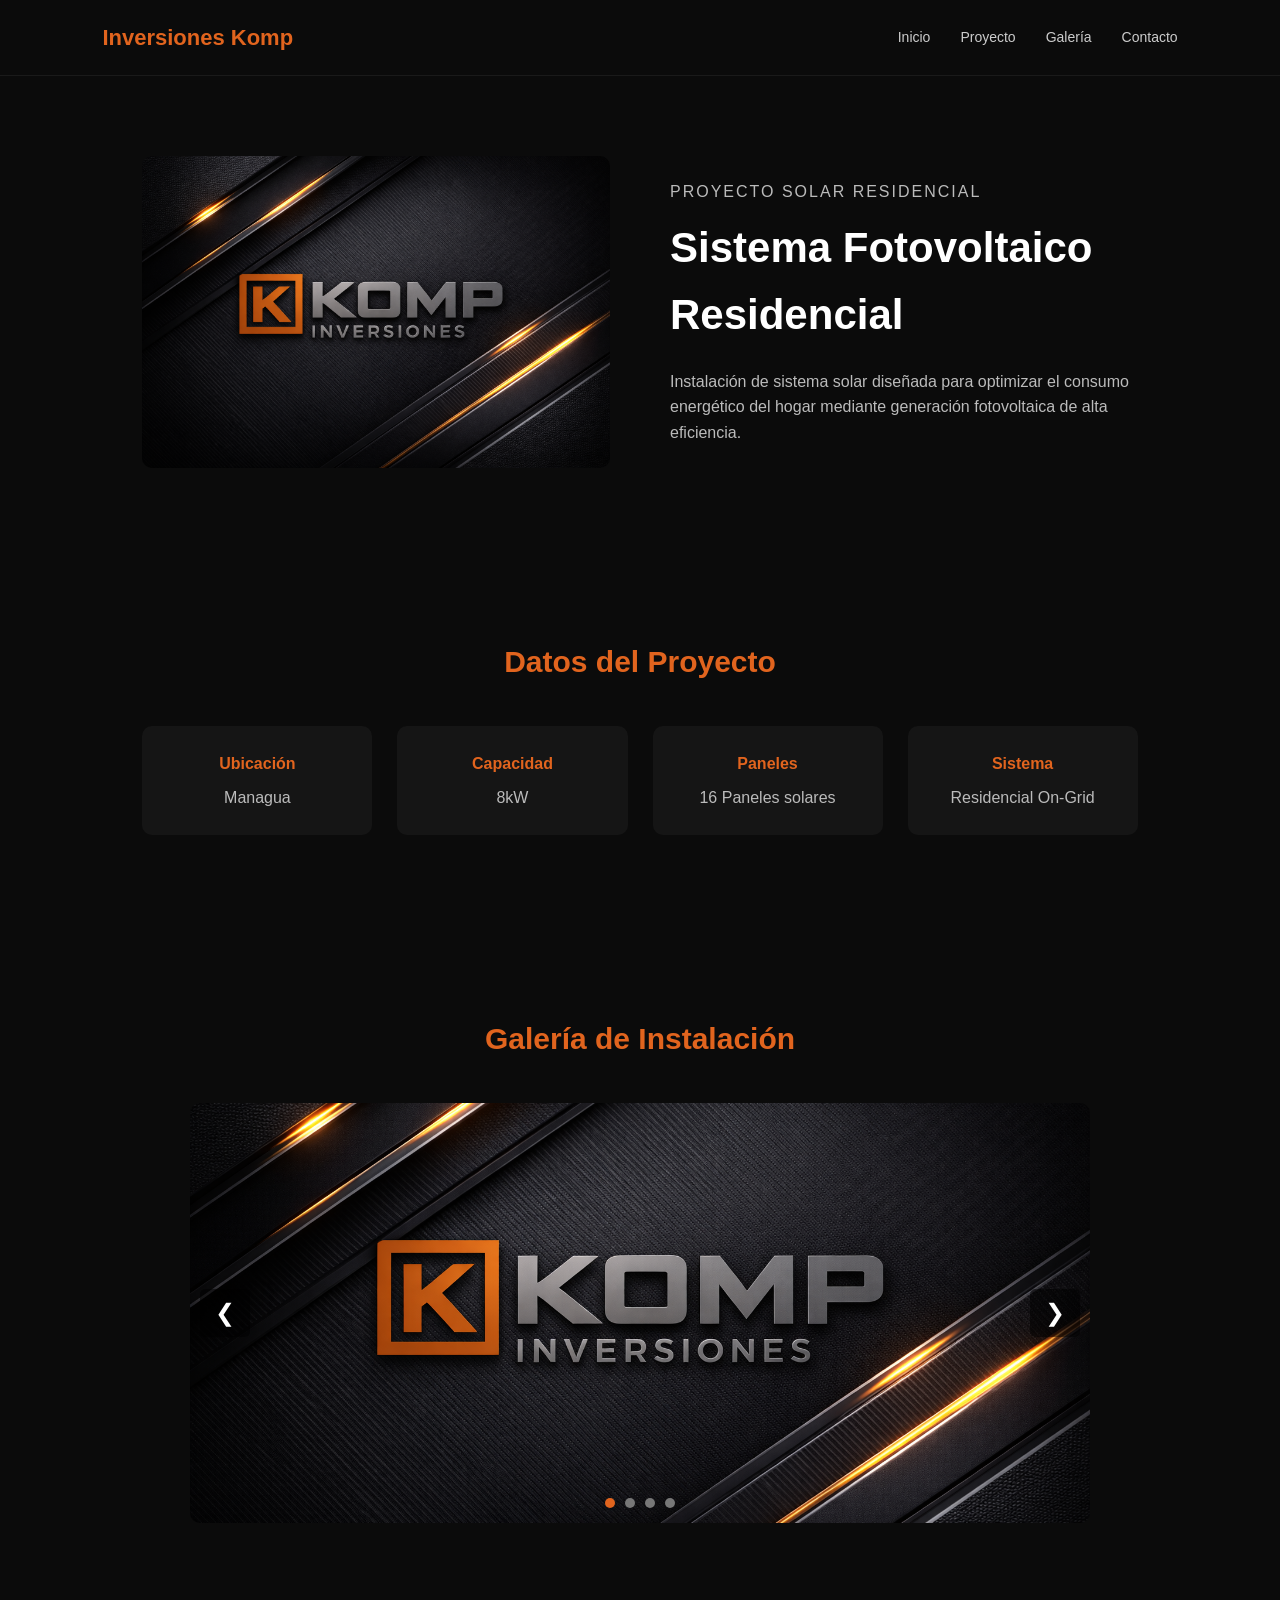
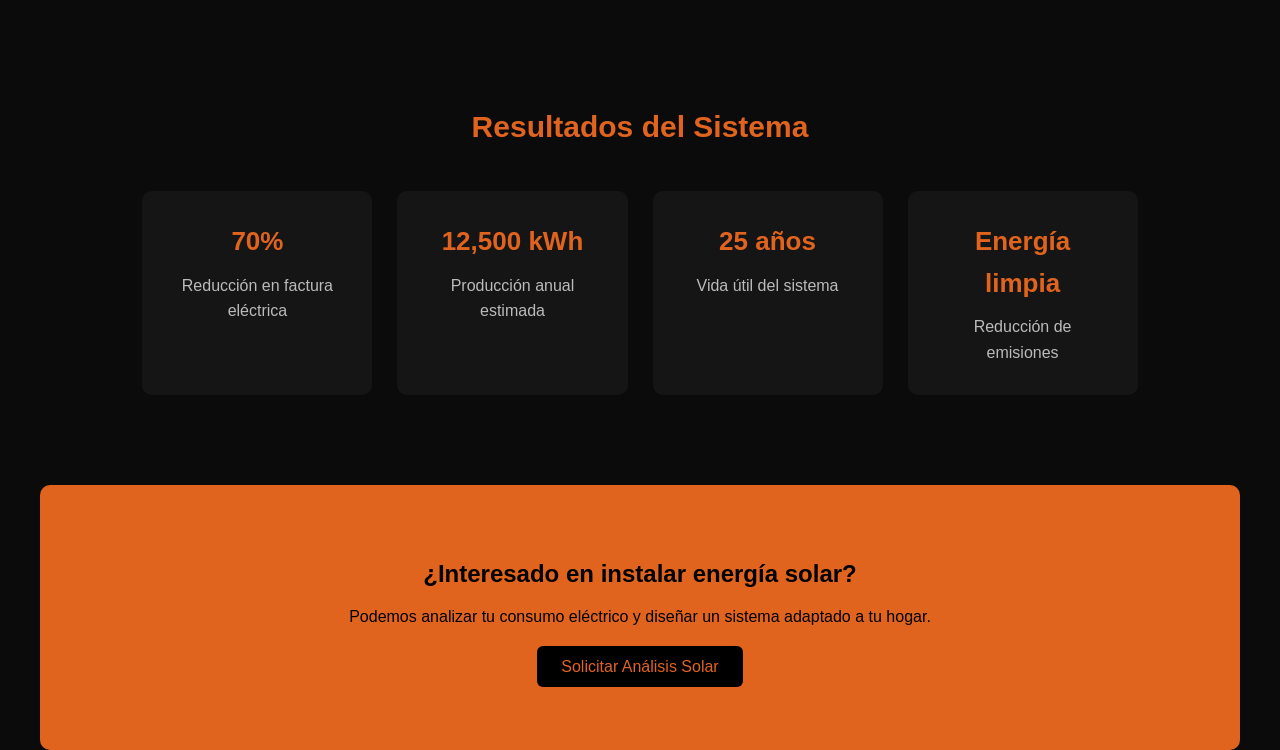
<file: Pcasas.html>
<!DOCTYPE html>
<html lang="es">
<head>

<meta charset="UTF-8">
<meta name="viewport" content="width=device-width, initial-scale=1.0">

<title>Proyecto Solar Residencial | Inversiones Komp</title>

<style>

/* ================= RESET ================= */

*{
margin:0;
padding:0;
box-sizing:border-box;
font-family:Arial, Helvetica, sans-serif;
}

body{
background:#0b0b0b;
color:#fff;
line-height:1.6;
}

img{
width:100%;
display:block;
}

/* ================= HEADER ================= */

header{
display:flex;
justify-content:space-between;
align-items:center;
padding:20px 8%;
background:#0b0b0b;
position:sticky;
top:0;
z-index:1000;
border-bottom:1px solid #1a1a1a;
}

.logo{
font-size:22px;
font-weight:600;
color:#e1641e;
}

.nav-menu{
display:flex;
gap:30px;
}

.nav-menu a{
color:#ccc;
text-decoration:none;
font-size:14px;
}

.nav-menu a:hover{
color:#e1641e;
}

.hamburger{
display:none;
flex-direction:column;
cursor:pointer;
}

.hamburger span{
height:3px;
width:25px;
background:#fff;
margin-bottom:4px;
}

/* ================= HERO ================= */

.hero{
display:grid;
grid-template-columns:1fr 1fr;
align-items:center;
gap:60px;
max-width:1200px;
margin:auto;
padding:80px 8%;
}

.hero img{
border-radius:10px;
}

.hero-text h1{
font-size:42px;
margin-bottom:20px;
}

.hero-label{
color:#e1641e;
font-size:13px;
letter-spacing:2px;
text-transform:uppercase;
margin-bottom:10px;
}

.hero-text p{
color:#bbb;
font-size:16px;
}

/* ================= SECCIONES ================= */

section{
padding:90px 8%;
max-width:1200px;
margin:auto;
}

.section-title{
font-size:30px;
margin-bottom:40px;
color:#e1641e;
text-align:center;
}

/* ================= DATOS ================= */

.info-grid{
display:grid;
grid-template-columns:repeat(auto-fit,minmax(200px,1fr));
gap:25px;
}

.info-box{
background:#151515;
padding:25px;
border-radius:10px;
text-align:center;
}

.info-box h3{
color:#e1641e;
margin-bottom:8px;
font-size:16px;
}

.info-box p{
color:#bbb;
}

/* ================= CAROUSEL PRO ================= */

.carousel{
position:relative;
max-width:900px;
margin:auto;
overflow:hidden;
border-radius:10px;
}

.carousel-track{
display:flex;
transition:transform .6s ease-in-out;
}

.carousel-img{
min-width:100%;
height:420px;
object-fit:cover;
}

/* botones */
.carousel-btn{
position:absolute;
top:50%;
transform:translateY(-50%);
background:rgba(0,0,0,.5);
border:none;
color:white;
font-size:24px;
padding:10px 15px;
cursor:pointer;
border-radius:5px;
transition:.3s;
}

.carousel-btn:hover{
background:#e1641e;
}

.prev{ left:10px; }
.next{ right:10px; }

/* dots */
.carousel-dots{
position:absolute;
bottom:15px;
left:50%;
transform:translateX(-50%);
display:flex;
gap:10px;
}

.carousel-dots span{
width:10px;
height:10px;
background:#777;
border-radius:50%;
cursor:pointer;
transition:.3s;
}

.carousel-dots .active{
background:#e1641e;
}

/* ================= RESULTADOS ================= */

.resultados{
display:grid;
grid-template-columns:repeat(auto-fit,minmax(220px,1fr));
gap:25px;
}

.resultado{
background:#151515;
padding:30px;
border-radius:10px;
text-align:center;
}

.resultado h3{
color:#e1641e;
font-size:26px;
margin-bottom:10px;
}

.resultado p{
color:#bbb;
}

/* ================= CTA ================= */

.cta{
background:#e1641e;
padding:70px 8%;
border-radius:10px;
text-align:center;
}

.cta h2{
color:#000;
margin-bottom:10px;
}

.cta p{
color:#000;
margin-bottom:25px;
}

.btn{
background:#000;
color:#e1641e;
padding:12px 24px;
border-radius:6px;
text-decoration:none;
}

/* ================= RESPONSIVE ================= */

@media(max-width:900px){

.hero{
grid-template-columns:1fr;
gap:40px;
}

.nav-menu{
display:none;
position:absolute;
top:70px;
right:0;
background:#0b0b0b;
flex-direction:column;
padding:20px;
}

.nav-menu.active{
display:flex;
}

.hamburger{
display:flex;
}

.carousel-img{
height:260px;
}

}

</style>

</head>

<body>

<header>

<div class="logo">Inversiones Komp</div>

<nav class="nav-menu" id="menu">

<a href="index.html">Inicio</a>
<a href="#proyecto">Proyecto</a>
<a href="#galeria">Galería</a>
<a href="index.html#contacto">Contacto</a>

</nav>

<div class="hamburger" id="hamburger">
<span></span>
<span></span>
<span></span>
</div>

</header>

<!-- HERO -->

<section class="hero">

<img src="ft.png">

<div class="hero-text">

<p class="hero-label">Proyecto Solar Residencial</p>

<h1>Sistema Fotovoltaico Residencial</h1>

<p>
Instalación de sistema solar diseñada para optimizar el consumo energético del hogar mediante generación fotovoltaica de alta eficiencia.
</p>

</div>

</section>

<!-- DATOS -->

<section id="proyecto">

<h2 class="section-title">Datos del Proyecto</h2>

<div class="info-grid">

<div class="info-box">
<h3>Ubicación</h3>
<p>Managua</p>
</div>

<div class="info-box">
<h3>Capacidad</h3>
<p>8kW</p>
</div>

<div class="info-box">
<h3>Paneles</h3>
<p>16 Paneles solares</p>
</div>

<div class="info-box">
<h3>Sistema</h3>
<p>Residencial On-Grid</p>
</div>

</div>

</section>

<!-- GALERIA -->

<section id="galeria">

<h2 class="section-title">Galería de Instalación</h2>

<div class="carousel">

<div class="carousel-track">

<img src="ft.png" class="carousel-img">
<img src="ft.png" class="carousel-img">
<img src="ft.png" class="carousel-img">
<img src="ft.png" class="carousel-img">

</div>

<button class="carousel-btn prev">&#10094;</button>
<button class="carousel-btn next">&#10095;</button>

<div class="carousel-dots"></div>

</div>

</section>

<!-- RESULTADOS -->

<section>

<h2 class="section-title">Resultados del Sistema</h2>

<div class="resultados">

<div class="resultado">
<h3>70%</h3>
<p>Reducción en factura eléctrica</p>
</div>

<div class="resultado">
<h3>12,500 kWh</h3>
<p>Producción anual estimada</p>
</div>

<div class="resultado">
<h3>25 años</h3>
<p>Vida útil del sistema</p>
</div>

<div class="resultado">
<h3>Energía limpia</h3>
<p>Reducción de emisiones</p>
</div>

</div>

</section>

<!-- CTA -->

<section class="cta">

<h2>¿Interesado en instalar energía solar?</h2>

<p>
Podemos analizar tu consumo eléctrico y diseñar un sistema adaptado a tu hogar.
</p>

<a href="index.html#contacto" class="btn">
Solicitar Análisis Solar
</a>

</section>

<script>

/* MENU */
const hamburger=document.getElementById("hamburger");
const menu=document.getElementById("menu");

hamburger.onclick=()=>{
menu.classList.toggle("active");
};

/* CAROUSEL PRO */
const track = document.querySelector(".carousel-track");
const slides = document.querySelectorAll(".carousel-img");
const next = document.querySelector(".next");
const prev = document.querySelector(".prev");
const dotsContainer = document.querySelector(".carousel-dots");

let index = 0;
let interval;

/* dots */
slides.forEach((_, i) => {
const dot = document.createElement("span");
if(i === 0) dot.classList.add("active");
dot.addEventListener("click", () => {
index = i;
updateCarousel();
});
dotsContainer.appendChild(dot);
});

const dots = document.querySelectorAll(".carousel-dots span");

function updateCarousel(){
track.style.transform = `translateX(-${index * 100}%)`;

dots.forEach(dot => dot.classList.remove("active"));
dots[index].classList.add("active");
}

/* botones */
next.onclick = () => {
index = (index + 1) % slides.length;
updateCarousel();
};

prev.onclick = () => {
index = (index - 1 + slides.length) % slides.length;
updateCarousel();
};

/* autoplay */
function startAuto(){
interval = setInterval(()=>{
index = (index + 1) % slides.length;
updateCarousel();
}, 4000);
}

function stopAuto(){
clearInterval(interval);
}

startAuto();

/* hover pausa */
const carousel = document.querySelector(".carousel");
carousel.addEventListener("mouseenter", stopAuto);
carousel.addEventListener("mouseleave", startAuto);

/* swipe móvil */
let startX = 0;

carousel.addEventListener("touchstart", e=>{
startX = e.touches[0].clientX;
});

carousel.addEventListener("touchend", e=>{
let endX = e.changedTouches[0].clientX;

if(startX - endX > 50) next.click();
else if(endX - startX > 50) prev.click();
});

</script>

</body>
</html>
</file>
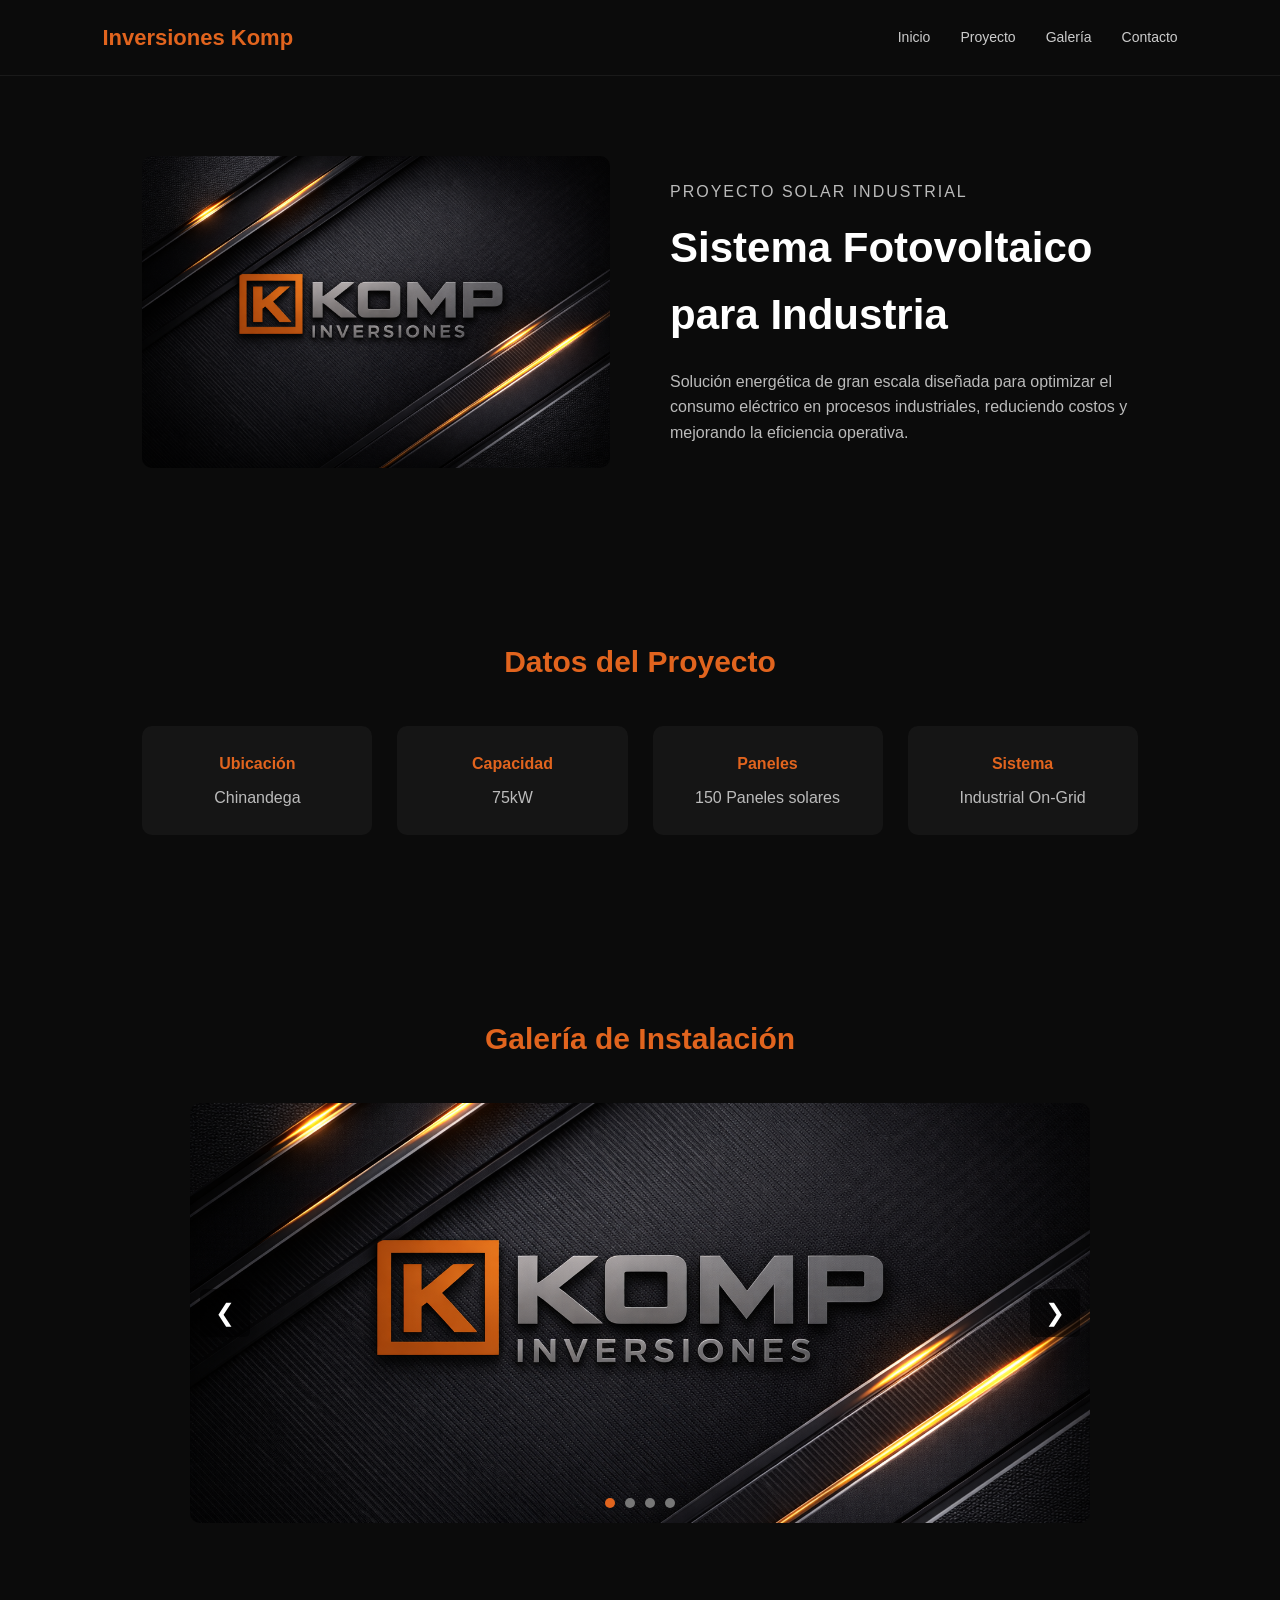
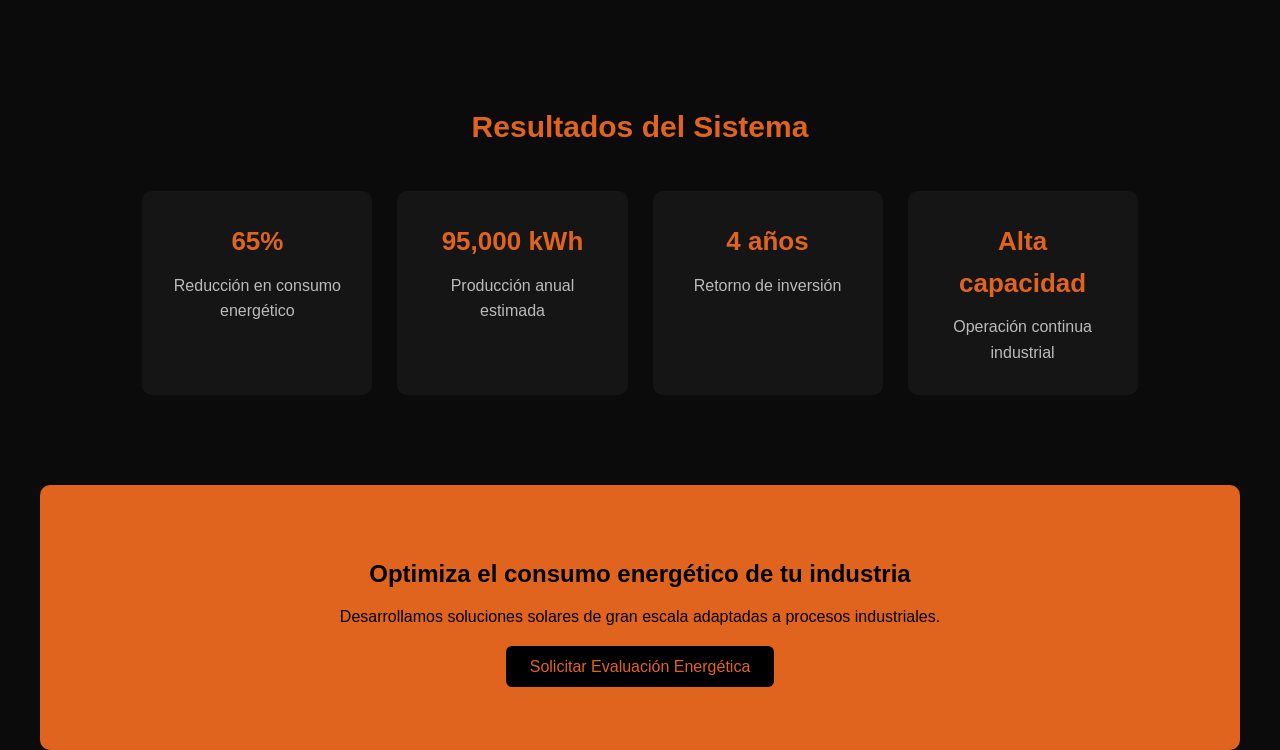
<file: Pindustrias.html>
<!DOCTYPE html>
<html lang="es">
<head>

<meta charset="UTF-8">
<meta name="viewport" content="width=device-width, initial-scale=1.0">

<title>Proyecto Solar Industrial | Inversiones Komp</title>

<style>

/* ================= RESET ================= */

*{
margin:0;
padding:0;
box-sizing:border-box;
font-family:Arial, Helvetica, sans-serif;
}

body{
background:#0b0b0b;
color:#fff;
line-height:1.6;
}

img{
width:100%;
display:block;
}

/* ================= HEADER ================= */

header{
display:flex;
justify-content:space-between;
align-items:center;
padding:20px 8%;
background:#0b0b0b;
position:sticky;
top:0;
z-index:1000;
border-bottom:1px solid #1a1a1a;
}

.logo{
font-size:22px;
font-weight:600;
color:#e1641e;
}

.nav-menu{
display:flex;
gap:30px;
}

.nav-menu a{
color:#ccc;
text-decoration:none;
font-size:14px;
}

.nav-menu a:hover{
color:#e1641e;
}

.hamburger{
display:none;
flex-direction:column;
cursor:pointer;
}

.hamburger span{
height:3px;
width:25px;
background:#fff;
margin-bottom:4px;
}

/* ================= HERO ================= */

.hero{
display:grid;
grid-template-columns:1fr 1fr;
align-items:center;
gap:60px;
max-width:1200px;
margin:auto;
padding:80px 8%;
}

.hero img{
border-radius:10px;
}

.hero-text h1{
font-size:42px;
margin-bottom:20px;
}

.hero-label{
color:#e1641e;
font-size:13px;
letter-spacing:2px;
text-transform:uppercase;
margin-bottom:10px;
}

.hero-text p{
color:#bbb;
font-size:16px;
}

/* ================= SECCIONES ================= */

section{
padding:90px 8%;
max-width:1200px;
margin:auto;
}

.section-title{
font-size:30px;
margin-bottom:40px;
color:#e1641e;
text-align:center;
}

/* ================= DATOS ================= */

.info-grid{
display:grid;
grid-template-columns:repeat(auto-fit,minmax(200px,1fr));
gap:25px;
}

.info-box{
background:#151515;
padding:25px;
border-radius:10px;
text-align:center;
}

.info-box h3{
color:#e1641e;
margin-bottom:8px;
font-size:16px;
}

.info-box p{
color:#bbb;
}

/* ================= CAROUSEL ================= */

.carousel{
position:relative;
max-width:900px;
margin:auto;
overflow:hidden;
border-radius:10px;
}

.carousel-track{
display:flex;
transition:transform .6s ease-in-out;
}

.carousel-img{
min-width:100%;
height:420px;
object-fit:cover;
}

.carousel-btn{
position:absolute;
top:50%;
transform:translateY(-50%);
background:rgba(0,0,0,.5);
border:none;
color:white;
font-size:24px;
padding:10px 15px;
cursor:pointer;
border-radius:5px;
transition:.3s;
}

.carousel-btn:hover{
background:#e1641e;
}

.prev{ left:10px; }
.next{ right:10px; }

.carousel-dots{
position:absolute;
bottom:15px;
left:50%;
transform:translateX(-50%);
display:flex;
gap:10px;
}

.carousel-dots span{
width:10px;
height:10px;
background:#777;
border-radius:50%;
cursor:pointer;
transition:.3s;
}

.carousel-dots .active{
background:#e1641e;
}

/* ================= RESULTADOS ================= */

.resultados{
display:grid;
grid-template-columns:repeat(auto-fit,minmax(220px,1fr));
gap:25px;
}

.resultado{
background:#151515;
padding:30px;
border-radius:10px;
text-align:center;
}

.resultado h3{
color:#e1641e;
font-size:26px;
margin-bottom:10px;
}

.resultado p{
color:#bbb;
}

/* ================= CTA ================= */

.cta{
background:#e1641e;
padding:70px 8%;
border-radius:10px;
text-align:center;
}

.cta h2{
color:#000;
margin-bottom:10px;
}

.cta p{
color:#000;
margin-bottom:25px;
}

.btn{
background:#000;
color:#e1641e;
padding:12px 24px;
border-radius:6px;
text-decoration:none;
}

/* ================= RESPONSIVE ================= */

@media(max-width:900px){

.hero{
grid-template-columns:1fr;
gap:40px;
}

.nav-menu{
display:none;
position:absolute;
top:70px;
right:0;
background:#0b0b0b;
flex-direction:column;
padding:20px;
}

.nav-menu.active{
display:flex;
}

.hamburger{
display:flex;
}

.carousel-img{
height:260px;
}

}

</style>

</head>

<body>

<header>

<div class="logo">Inversiones Komp</div>

<nav class="nav-menu" id="menu">

<a href="index.html">Inicio</a>
<a href="#proyecto">Proyecto</a>
<a href="#galeria">Galería</a>
<a href="index.html#contacto">Contacto</a>

</nav>

<div class="hamburger" id="hamburger">
<span></span>
<span></span>
<span></span>
</div>

</header>

<!-- HERO -->

<section class="hero">

<img src="ft.png">

<div class="hero-text">

<p class="hero-label">Proyecto Solar Industrial</p>

<h1>Sistema Fotovoltaico para Industria</h1>

<p>
Solución energética de gran escala diseñada para optimizar el consumo eléctrico en procesos industriales, reduciendo costos y mejorando la eficiencia operativa.
</p>

</div>

</section>

<!-- DATOS -->

<section id="proyecto">

<h2 class="section-title">Datos del Proyecto</h2>

<div class="info-grid">

<div class="info-box">
<h3>Ubicación</h3>
<p>Chinandega</p>
</div>

<div class="info-box">
<h3>Capacidad</h3>
<p>75kW</p>
</div>

<div class="info-box">
<h3>Paneles</h3>
<p>150 Paneles solares</p>
</div>

<div class="info-box">
<h3>Sistema</h3>
<p>Industrial On-Grid</p>
</div>

</div>

</section>

<!-- GALERIA -->

<section id="galeria">

<h2 class="section-title">Galería de Instalación</h2>

<div class="carousel">

<div class="carousel-track">

<img src="ft.png" class="carousel-img">
<img src="ft.png" class="carousel-img">
<img src="ft.png" class="carousel-img">
<img src="ft.png" class="carousel-img">

</div>

<button class="carousel-btn prev">&#10094;</button>
<button class="carousel-btn next">&#10095;</button>

<div class="carousel-dots"></div>

</div>

</section>

<!-- RESULTADOS -->

<section>

<h2 class="section-title">Resultados del Sistema</h2>

<div class="resultados">

<div class="resultado">
<h3>65%</h3>
<p>Reducción en consumo energético</p>
</div>

<div class="resultado">
<h3>95,000 kWh</h3>
<p>Producción anual estimada</p>
</div>

<div class="resultado">
<h3>4 años</h3>
<p>Retorno de inversión</p>
</div>

<div class="resultado">
<h3>Alta capacidad</h3>
<p>Operación continua industrial</p>
</div>

</div>

</section>

<!-- CTA -->

<section class="cta">

<h2>Optimiza el consumo energético de tu industria</h2>

<p>
Desarrollamos soluciones solares de gran escala adaptadas a procesos industriales.
</p>

<a href="index.html#contacto" class="btn">
Solicitar Evaluación Energética
</a>

</section>

<script>

/* MENU */
const hamburger=document.getElementById("hamburger");
const menu=document.getElementById("menu");

hamburger.onclick=()=>menu.classList.toggle("active");

/* CAROUSEL */
const track=document.querySelector(".carousel-track");
const slides=document.querySelectorAll(".carousel-img");
const next=document.querySelector(".next");
const prev=document.querySelector(".prev");
const dotsContainer=document.querySelector(".carousel-dots");

let index=0;
let interval;

slides.forEach((_,i)=>{
const dot=document.createElement("span");
if(i===0) dot.classList.add("active");
dot.onclick=()=>{index=i;update();}
dotsContainer.appendChild(dot);
});

const dots=document.querySelectorAll(".carousel-dots span");

function update(){
track.style.transform=`translateX(-${index*100}%)`;
dots.forEach(d=>d.classList.remove("active"));
dots[index].classList.add("active");
}

next.onclick=()=>{index=(index+1)%slides.length;update();}
prev.onclick=()=>{index=(index-1+slides.length)%slides.length;update();}

function start(){
interval=setInterval(()=>{index=(index+1)%slides.length;update();},4000);
}

function stop(){clearInterval(interval);}

start();

const carousel=document.querySelector(".carousel");
carousel.onmouseenter=stop;
carousel.onmouseleave=start;

let startX=0;

carousel.addEventListener("touchstart",e=>{
startX=e.touches[0].clientX;
});

carousel.addEventListener("touchend",e=>{
let endX=e.changedTouches[0].clientX;
if(startX-endX>50) next.click();
else if(endX-startX>50) prev.click();
});

</script>

</body>
</html>
</file>
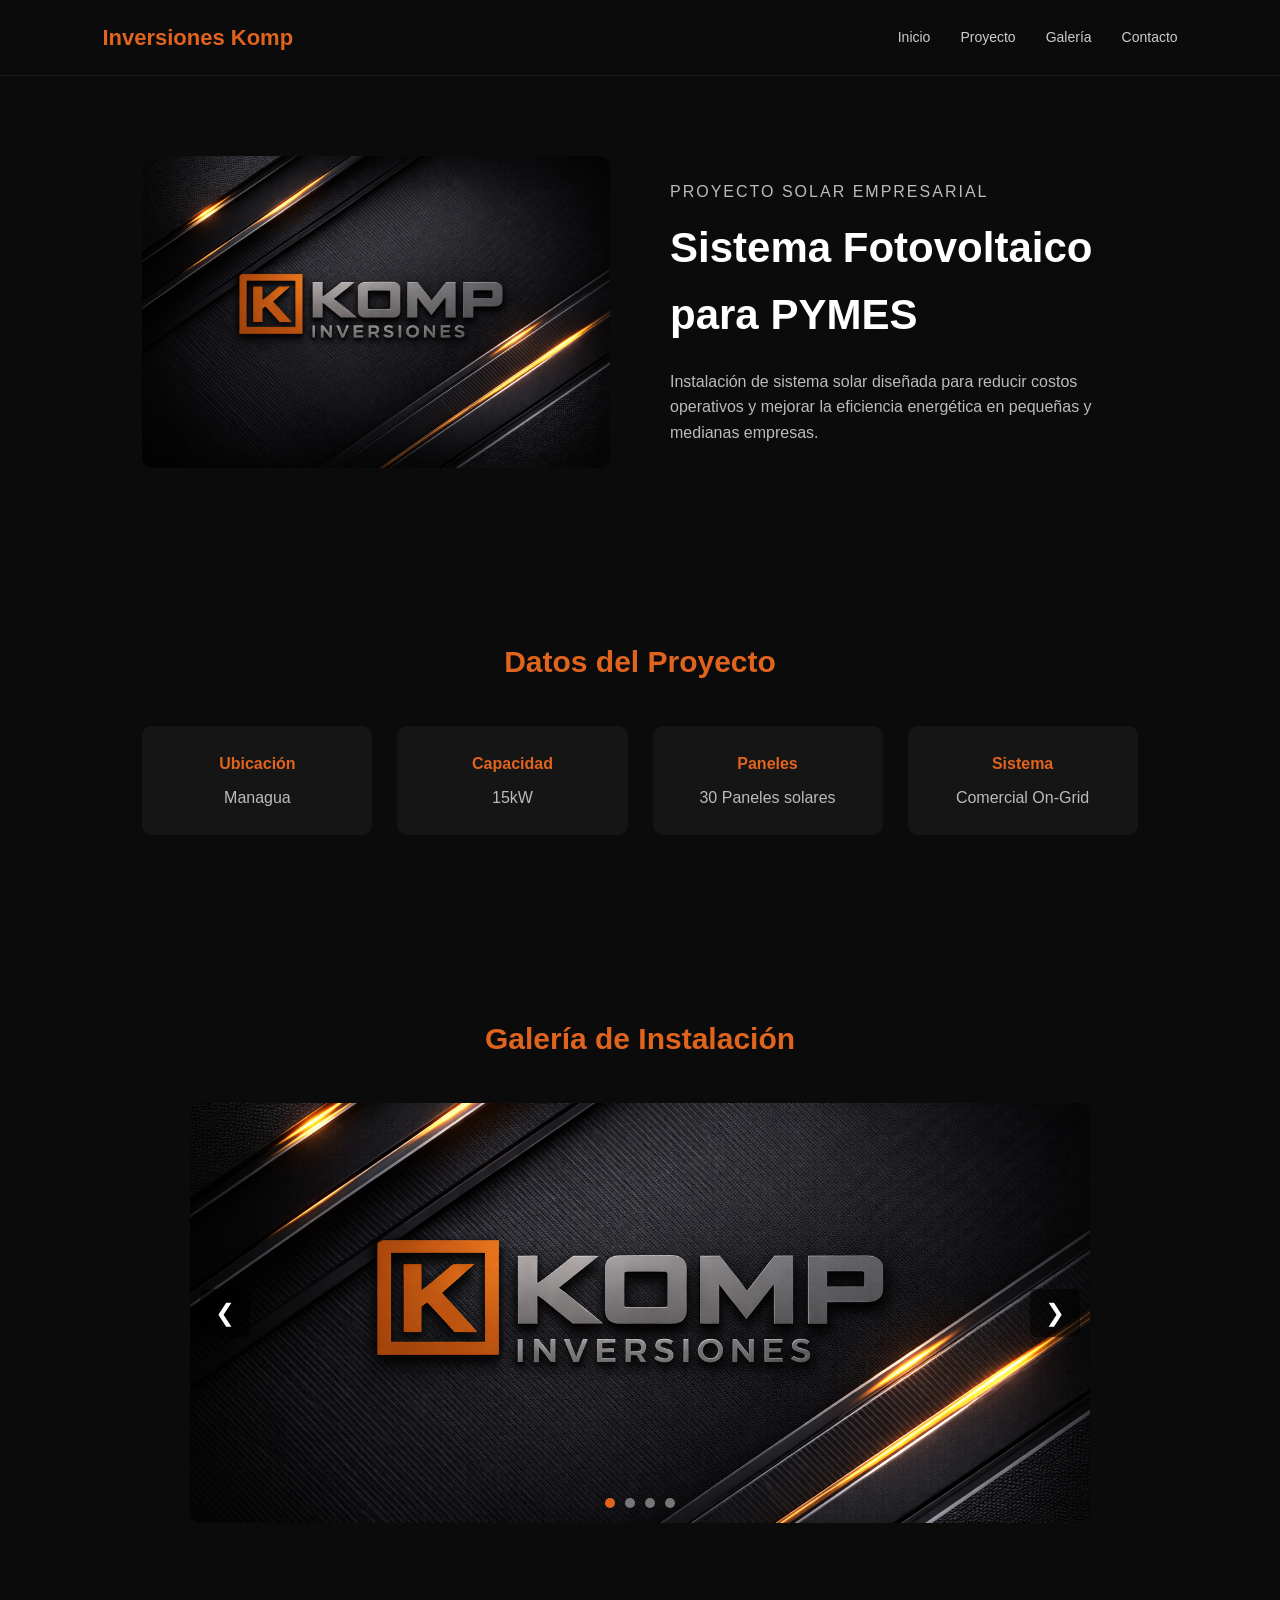
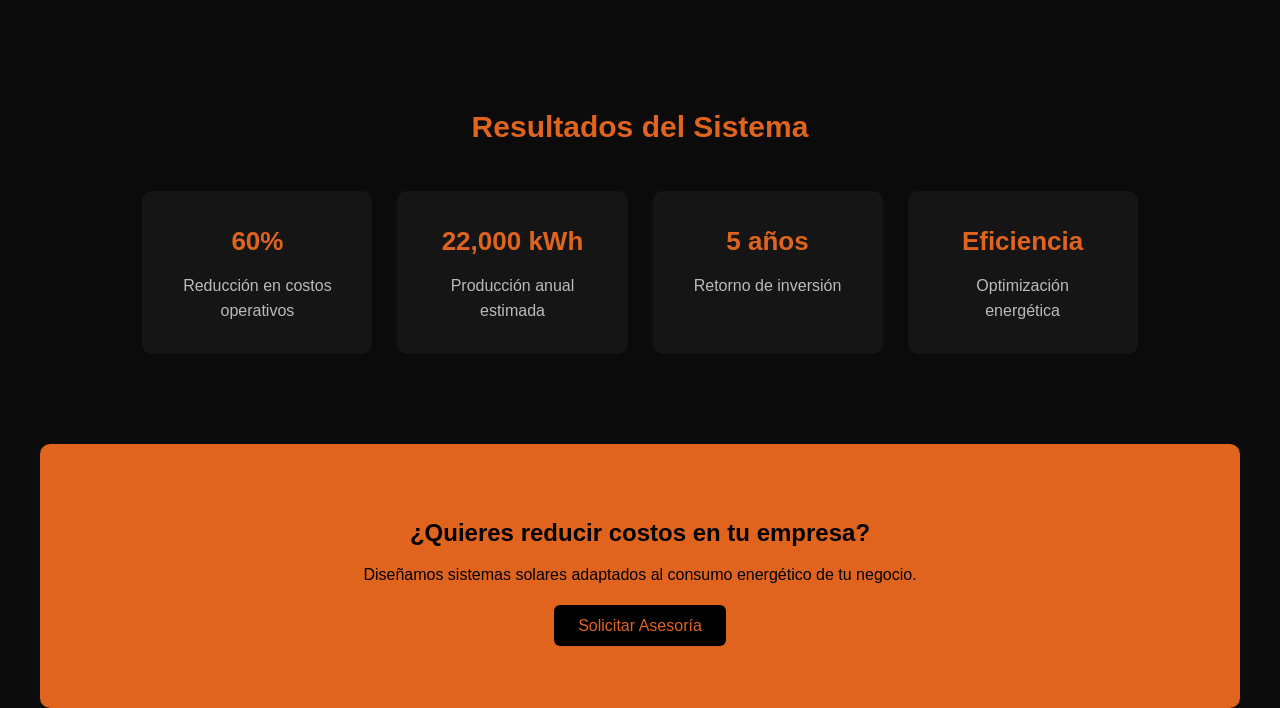
<file: Ppymes.html>
<!DOCTYPE html>
<html lang="es">
<head>

<meta charset="UTF-8">
<meta name="viewport" content="width=device-width, initial-scale=1.0">

<title>Proyecto Solar PYMES | Inversiones Komp</title>

<style>

/* TODO TU CSS ORIGINAL EXACTO (NO SE TOCA) */

*{
margin:0;
padding:0;
box-sizing:border-box;
font-family:Arial, Helvetica, sans-serif;
}

body{
background:#0b0b0b;
color:#fff;
line-height:1.6;
}

img{
width:100%;
display:block;
}

/* HEADER */
header{
display:flex;
justify-content:space-between;
align-items:center;
padding:20px 8%;
background:#0b0b0b;
position:sticky;
top:0;
z-index:1000;
border-bottom:1px solid #1a1a1a;
}

.logo{
font-size:22px;
font-weight:600;
color:#e1641e;
}

.nav-menu{
display:flex;
gap:30px;
}

.nav-menu a{
color:#ccc;
text-decoration:none;
font-size:14px;
}

.nav-menu a:hover{
color:#e1641e;
}

.hamburger{
display:none;
flex-direction:column;
cursor:pointer;
}

.hamburger span{
height:3px;
width:25px;
background:#fff;
margin-bottom:4px;
}

/* HERO */
.hero{
display:grid;
grid-template-columns:1fr 1fr;
align-items:center;
gap:60px;
max-width:1200px;
margin:auto;
padding:80px 8%;
}

.hero img{
border-radius:10px;
}

.hero-text h1{
font-size:42px;
margin-bottom:20px;
}

.hero-label{
color:#e1641e;
font-size:13px;
letter-spacing:2px;
text-transform:uppercase;
margin-bottom:10px;
}

.hero-text p{
color:#bbb;
font-size:16px;
}

/* SECCIONES */
section{
padding:90px 8%;
max-width:1200px;
margin:auto;
}

.section-title{
font-size:30px;
margin-bottom:40px;
color:#e1641e;
text-align:center;
}

/* DATOS */
.info-grid{
display:grid;
grid-template-columns:repeat(auto-fit,minmax(200px,1fr));
gap:25px;
}

.info-box{
background:#151515;
padding:25px;
border-radius:10px;
text-align:center;
}

.info-box h3{
color:#e1641e;
margin-bottom:8px;
font-size:16px;
}

.info-box p{
color:#bbb;
}

/* CAROUSEL */
.carousel{
position:relative;
max-width:900px;
margin:auto;
overflow:hidden;
border-radius:10px;
}

.carousel-track{
display:flex;
transition:transform .6s ease-in-out;
}

.carousel-img{
min-width:100%;
height:420px;
object-fit:cover;
}

.carousel-btn{
position:absolute;
top:50%;
transform:translateY(-50%);
background:rgba(0,0,0,.5);
border:none;
color:white;
font-size:24px;
padding:10px 15px;
cursor:pointer;
border-radius:5px;
transition:.3s;
}

.carousel-btn:hover{
background:#e1641e;
}

.prev{ left:10px; }
.next{ right:10px; }

.carousel-dots{
position:absolute;
bottom:15px;
left:50%;
transform:translateX(-50%);
display:flex;
gap:10px;
}

.carousel-dots span{
width:10px;
height:10px;
background:#777;
border-radius:50%;
cursor:pointer;
transition:.3s;
}

.carousel-dots .active{
background:#e1641e;
}

/* RESULTADOS */
.resultados{
display:grid;
grid-template-columns:repeat(auto-fit,minmax(220px,1fr));
gap:25px;
}

.resultado{
background:#151515;
padding:30px;
border-radius:10px;
text-align:center;
}

.resultado h3{
color:#e1641e;
font-size:26px;
margin-bottom:10px;
}

.resultado p{
color:#bbb;
}

/* CTA */
.cta{
background:#e1641e;
padding:70px 8%;
border-radius:10px;
text-align:center;
}

.cta h2{
color:#000;
margin-bottom:10px;
}

.cta p{
color:#000;
margin-bottom:25px;
}

.btn{
background:#000;
color:#e1641e;
padding:12px 24px;
border-radius:6px;
text-decoration:none;
}

/* RESPONSIVE */
@media(max-width:900px){

.hero{
grid-template-columns:1fr;
gap:40px;
}

.nav-menu{
display:none;
position:absolute;
top:70px;
right:0;
background:#0b0b0b;
flex-direction:column;
padding:20px;
}

.nav-menu.active{
display:flex;
}

.hamburger{
display:flex;
}

.carousel-img{
height:260px;
}

}

</style>

</head>

<body>

<header>

<div class="logo">Inversiones Komp</div>

<nav class="nav-menu" id="menu">

<a href="index.html">Inicio</a>
<a href="#proyecto">Proyecto</a>
<a href="#galeria">Galería</a>
<a href="index.html#contacto">Contacto</a>

</nav>

<div class="hamburger" id="hamburger">
<span></span>
<span></span>
<span></span>
</div>

</header>

<!-- HERO -->

<section class="hero">

<img src="ft.png">

<div class="hero-text">

<p class="hero-label">Proyecto Solar Empresarial</p>

<h1>Sistema Fotovoltaico para PYMES</h1>

<p>
Instalación de sistema solar diseñada para reducir costos operativos y mejorar la eficiencia energética en pequeñas y medianas empresas.
</p>

</div>

</section>

<!-- DATOS -->

<section id="proyecto">

<h2 class="section-title">Datos del Proyecto</h2>

<div class="info-grid">

<div class="info-box">
<h3>Ubicación</h3>
<p>Managua</p>
</div>

<div class="info-box">
<h3>Capacidad</h3>
<p>15kW</p>
</div>

<div class="info-box">
<h3>Paneles</h3>
<p>30 Paneles solares</p>
</div>

<div class="info-box">
<h3>Sistema</h3>
<p>Comercial On-Grid</p>
</div>

</div>

</section>

<!-- GALERIA (igual) -->

<section id="galeria">

<h2 class="section-title">Galería de Instalación</h2>

<div class="carousel">

<div class="carousel-track">

<img src="ft.png" class="carousel-img">
<img src="ft.png" class="carousel-img">
<img src="ft.png" class="carousel-img">
<img src="ft.png" class="carousel-img">

</div>

<button class="carousel-btn prev">&#10094;</button>
<button class="carousel-btn next">&#10095;</button>

<div class="carousel-dots"></div>

</div>

</section>

<!-- RESULTADOS -->

<section>

<h2 class="section-title">Resultados del Sistema</h2>

<div class="resultados">

<div class="resultado">
<h3>60%</h3>
<p>Reducción en costos operativos</p>
</div>

<div class="resultado">
<h3>22,000 kWh</h3>
<p>Producción anual estimada</p>
</div>

<div class="resultado">
<h3>5 años</h3>
<p>Retorno de inversión</p>  
</div>

<div class="resultado">
<h3>Eficiencia</h3>
<p>Optimización energética</p>
</div>

</div>

</section>

<!-- CTA -->

<section class="cta">

<h2>¿Quieres reducir costos en tu empresa?</h2>

<p>
Diseñamos sistemas solares adaptados al consumo energético de tu negocio.
</p>

<a href="index.html#contacto" class="btn">
Solicitar Asesoría
</a>

</section>

<script>

/* TU JS ORIGINAL EXACTO */

const hamburger=document.getElementById("hamburger");
const menu=document.getElementById("menu");

hamburger.onclick=()=>menu.classList.toggle("active");

const track=document.querySelector(".carousel-track");
const slides=document.querySelectorAll(".carousel-img");
const next=document.querySelector(".next");
const prev=document.querySelector(".prev");
const dotsContainer=document.querySelector(".carousel-dots");

let index=0;
let interval;

slides.forEach((_,i)=>{
const dot=document.createElement("span");
if(i===0) dot.classList.add("active");
dot.onclick=()=>{index=i;update();}
dotsContainer.appendChild(dot);
});

const dots=document.querySelectorAll(".carousel-dots span");

function update(){
track.style.transform=`translateX(-${index*100}%)`;
dots.forEach(d=>d.classList.remove("active"));
dots[index].classList.add("active");
}

next.onclick=()=>{index=(index+1)%slides.length;update();}
prev.onclick=()=>{index=(index-1+slides.length)%slides.length;update();}

function start(){
interval=setInterval(()=>{index=(index+1)%slides.length;update();},4000);
}

function stop(){clearInterval(interval);}

start();

const carousel=document.querySelector(".carousel");
carousel.onmouseenter=stop;
carousel.onmouseleave=start;

let startX=0;

carousel.addEventListener("touchstart",e=>{
startX=e.touches[0].clientX;
});

carousel.addEventListener("touchend",e=>{
let endX=e.changedTouches[0].clientX;
if(startX-endX>50) next.click();
else if(endX-startX>50) prev.click();
});

</script>

</body>
</html>
</file>
<file: styles.css>
/* ======================================================
RESET GENERAL
Elimina márgenes y asegura consistencia entre navegadores
====================================================== */

*{
margin:0;
padding:0;
box-sizing:border-box;
}

/* ======================================================
CONFIGURACIÓN GLOBAL DEL BODY
====================================================== */

body{

font-family:Arial, Helvetica, sans-serif;
background:#000;
color:#ffffff;
line-height:1.6;

}

/* ======================================================
CONTENEDOR CENTRAL
Limita ancho de contenido
====================================================== */

.container{

width:90%;
max-width:1200px;
margin:auto;

}

/* ======================================================
HEADER
Barra superior fija
====================================================== */

.header{

position:fixed;
top:0;
left:0;
width:100%;
background:#000;
z-index:1000;
border-bottom:1px solid #222;

}

/* ======================================================
CONTENEDOR DEL HEADER
====================================================== */

.header-container{

display:flex;
justify-content:space-between;
align-items:center;
padding:15px 0;

}

/* ======================================================
LOGO
====================================================== */

.logo img{

height:40px;

}

/* ======================================================
MENÚ DE NAVEGACIÓN
====================================================== */

.nav{

display:flex;
gap:25px;

}

.nav a{

color:#fff;
text-decoration:none;
font-size:14px;
letter-spacing:1px;
transition:0.3s;

}

.nav a:hover{

color:#e1641e;

}

/* ======================================================
BOTÓN HAMBURGUESA
Solo visible en móvil
====================================================== */

.menu-toggle{

display:none;
flex-direction:column;
cursor:pointer;
gap:5px;

}

.menu-toggle span{

width:25px;
height:3px;
background:white;
display:block;

}

/* ======================================================
HERO SECTION
Pantalla principal
====================================================== */
/* =====================================
HERO BASE
===================================== */

.hero{
position:relative;
min-height:100vh;
display:flex;
align-items:center;

background-image:url("ini.png");
background-size:cover;
background-position:center;
background-repeat:no-repeat;

overflow:hidden;
color:white;
padding:60px 0;
}


/* =====================================
CAPA OSCURA
===================================== */

.hero-overlay{
position:absolute;
inset:0;
background:linear-gradient(
180deg,
rgba(0,0,0,0.6),
rgba(0,0,0,0.9)
);
z-index:1;
}


/* =====================================
CANVAS
===================================== */

#energyCanvas{
position:absolute;
top:0;
left:0;
width:100%;
height:100%;
z-index:0;
}


/* =====================================
CONTENEDOR
===================================== */

.container{
width:90%;
max-width:1200px;
margin:auto;
position:relative;
z-index:2;
}


/* =====================================
GRID HERO
===================================== */

.hero-grid{
display:grid;
grid-template-columns:1fr 1fr;
align-items:center;
gap:60px;
}


/* =====================================
TITULO
===================================== */

.hero-title{
font-size:52px;
line-height:1.1;
margin-bottom:20px;

background:linear-gradient(90deg,#ffffff);
-webkit-background-clip:text;
-webkit-text-fill-color:transparent;
}


/* =====================================
TEXTO
===================================== */

.hero-text{
font-size:18px;
color:#ccc;
max-width:520px;
margin-bottom:30px;
line-height:1.6;
}


/* =====================================
BOTONES
===================================== */

.hero-buttons{
display:flex;
gap:15px;
flex-wrap:wrap;
}

.btn-primary{
background:#ff7a00;
color:white;
padding:14px 26px;
border-radius:6px;
text-decoration:none;
font-weight:600;
transition:0.3s;
}

.btn-primary:hover{
background:#ff9500;
transform:translateY(-2px);
box-shadow:0 10px 20px rgba(0,0,0,0.3);
}

.btn-secondary{
border:1px solid #ff7a00;
color:#ff7a00;
padding:14px 26px;
border-radius:6px;
text-decoration:none;
transition:0.3s;
}

.btn-secondary:hover{
background:#ff7a00;
color:white;
}


/* =====================================
ESTADÍSTICAS
===================================== */

.hero-stats{
display:grid;
grid-template-columns:repeat(3,1fr);
gap:20px;
}

.stat-card{
background:rgba(255,255,255,0.05);
padding:25px;
border-radius:10px;
text-align:center;
backdrop-filter:blur(4px);
transition:0.3s;
border:1px solid rgba(255,255,255,0.05);
}

.stat-card:hover{
transform:translateY(-6px);
background:rgba(255,255,255,0.08);
border-color:#ff7a00;
}


/* =====================================
ICONOS
===================================== */

.stat-icon{
font-size:32px;
color:#ff7a00;
display:block;
margin-bottom:12px;
transition:0.3s;
}

.stat-card:hover .stat-icon{
transform:scale(1.2);
color:#ffaa33;
}


/* =====================================
NUMEROS
===================================== */

.stat-card h3{
font-size:34px;
color:#ff7a00;
margin-bottom:5px;
}


/* =====================================
TEXTO
===================================== */

.stat-card p{
font-size:14px;
color:#bbb;
}


/* =====================================
RESPONSIVE TABLET
===================================== */

@media (max-width:900px){

.hero-grid{
grid-template-columns:1fr;
gap:40px;
text-align:center;
}

.hero-text{
margin:auto;
}

.hero-buttons{
justify-content:center;
}

.hero-stats{
grid-template-columns:repeat(3,1fr);
}

}


/* =====================================
RESPONSIVE MOBILE
===================================== */

@media (max-width:600px){

.hero{
padding:80px 0;
}

.hero-title{
font-size:36px;
}

.hero-text{
font-size:16px;
}

.hero-stats{
grid-template-columns:1fr;
gap:15px;
}

.stat-card{
padding:20px;
}

.stat-card h3{
font-size:28px;
}

.stat-icon{
font-size:28px;
}

.btn-primary,
.btn-secondary{
width:100%;
text-align:center;
}

}










/* =====================================
Arriba termina la seccion de inicio
===================================== */

/* =====================================
INDICADOR DE SCROLL
===================================== */

.scroll-indicator{
position:absolute;
bottom:30px;
left:50%;
transform:translateX(-50%);
z-index:3;
}

.scroll-indicator span{
display:block;
width:20px;
height:20px;

border-right:2px solid white;
border-bottom:2px solid white;

transform:rotate(45deg);

animation:scrollDown 2s infinite;
}

@keyframes scrollDown{

0%{
opacity:0;
transform:rotate(45deg) translate(-5px,-5px);
}

50%{
opacity:1;
}

100%{
opacity:0;
transform:rotate(45deg) translate(5px,5px);
}

}



/* =====================================
EFECTO HOVER BOTONES
===================================== */

.btn-primary,
.btn-secondary{
transition:all .3s ease;
}

.btn-primary:hover{

background:#ff8f2a;
transform:translateY(-2px);

}

.btn-secondary:hover{

background:#ff7a00;
color:white;

}
/* =====================================
ANIMACION HERO
===================================== */

.hero-content{
opacity:0;
transform:translateY(40px);
animation:heroFade 1s ease forwards;
animation-delay:.6s;
}

.hero-stats{
opacity:0;
transform:translateY(40px);
animation:heroFade 1s ease forwards;
animation-delay:1s;
}

@keyframes heroFade{

to{

opacity:1;
transform:translateY(0);

}

}




/* =====================================
arriba seguimos con animaciones del inicio
===================================== */

/* =====================================
HERO RESPONSIVE MOVIL
Optimizado para celulares
===================================== */

@media (max-width:768px){

.hero{
min-height:85vh;
padding:60px 20px;
}

/* hero pasa a una sola columna */

.hero-grid{
grid-template-columns:1fr;
gap:40px;
text-align:center;
}

/* titulo más cómodo para móvil */

.hero-title{
font-size:34px;
}

/* texto */

.hero-text{
font-size:16px;
margin:auto;
}

/* botones centrados */

.hero-buttons{
justify-content:center;
flex-wrap:wrap;
}

/* estadísticas en fila */

.hero-stats{
grid-template-columns:repeat(3,1fr);
gap:10px;
}

.stat-card{
padding:15px;
}

.stat-card h3{
font-size:24px;
}

.stat-card p{
font-size:12px;
}

}

/* =====================================
RESPONSIVE MOVIL
===================================== */

@media (max-width:768px){

.hero{
min-height:85vh;
padding:60px 20px;
}

.hero-grid{
grid-template-columns:1fr;
gap:40px;
text-align:center;
}

.hero-title{
font-size:34px;
}

.hero-text{
font-size:16px;
margin:auto;
}

.hero-buttons{
justify-content:center;
flex-wrap:wrap;
}

.hero-stats{
grid-template-columns:repeat(3,1fr);
gap:10px;
}

.stat-card{
padding:15px;
}

.stat-card h3{
font-size:24px;
}

.stat-card p{
font-size:12px;
}

}













/* =====================================
HEADER FIX PARA HERO
Evita que el hero tape el menú
===================================== */

header{
position:fixed;
top:0;
left:0;
width:100%;
z-index:9999;
background:rgba(2,6,23,0.8);
backdrop-filter:blur(8px);
}
/* =====================================
AJUSTE FOTO HERO EN MOVIL
===================================== */

@media (max-width:768px){

.hero{
background-position:center top;
}

}
/* ======================================================
BOTONES
====================================================== */

.hero-buttons{

display:flex;
gap:15px;
justify-content:center;
flex-wrap:wrap;

}

.btn-primary{

background:#e1641e;
color:#fff;
padding:12px 25px;
text-decoration:none;
border-radius:5px;
font-size:14px;

}

.btn-secondary{

border:1px solid white;
color:white;
padding:12px 25px;
text-decoration:none;
border-radius:5px;
font-size:14px;

}

/* ======================================================
SECCIONES
====================================================== */

section{

padding:80px 0;

}

.section-title{

text-align:center;
margin-bottom:40px;
font-size:28px;

}






/* ======================================================
SECCIÓN SOLUCIONES
====================================================== */

.soluciones{
padding:90px 20px;
background:#0f0f0f;
color:white;
}

/* HEADER DE SECCIÓN */

.section-header{
text-align:center;
margin-bottom:60px;
}

.section-title{
font-size:40px;
margin-bottom:10px;
font-weight:600;
}

.section-subtitle{
font-size:16px;
color:#bbb;
max-width:650px;
margin:auto;
line-height:1.6;
}

/* GRID SOLUCIONES */

.soluciones-grid{
display:grid;
grid-template-columns:1fr;
gap:25px;
}

/* TARJETAS */

.sol-card{
background:#161616;
border-radius:12px;
overflow:hidden;
border:1px solid rgba(255,255,255,0.05);
transition:all 0.35s ease;
box-shadow:0 10px 25px rgba(0,0,0,0.5);
}

/* HOVER */

.sol-card:hover{
transform:translateY(-8px);
border-color:#ff7a00;
box-shadow:0 20px 40px rgba(0,0,0,0.7);
}

/* IMAGEN */

.sol-card img{
width:100%;
height:200px;
object-fit:cover;
display:block;
}

/* TITULO TARJETA */

.sol-card h3{
font-size:20px;
margin:20px;
color:#ff7a00;
}

/* TEXTO */

.sol-card p{
font-size:14px;
color:#bbb;
margin:0 20px 25px 20px;
line-height:1.6;
}

/* BOTÓN */

.sol-btn{
display:inline-block;
margin:0 20px 25px 20px;
color:#ff7a00;
text-decoration:none;
font-size:14px;
font-weight:500;
transition:0.3s;
}

.sol-btn:hover{
color:#ffa64d;
}

/* =============================
TABLET
============================= */

@media (min-width:700px){

.soluciones-grid{
grid-template-columns:repeat(2,1fr);
}

.section-title{
font-size:36px;
}

}

/* =============================
DESKTOP
============================= */

@media (min-width:1100px){

.soluciones-grid{
grid-template-columns:repeat(4,1fr);
}

.sol-card img{
height:220px;
}

.section-title{
font-size:42px;
}

}
/* ======================================================
nueva seccion de empresas , agroindustria y residencial
abajo de aqui ..
====================================================== */












/* ============================
GENERAL
============================ */
body {
  font-family: 'Arial', sans-serif;
  margin: 0;
  padding: 0;
  line-height: 1.6;
  color: #fff;
  background-color: #0b0b0b;
}

.container {
  width: 90%;
  max-width: 1200px;
  margin: 0 auto;
  position: relative;
  z-index: 2;
}

/* ============================
HERO
============================ */
.hero{
  position:relative;
  min-height:100vh;
  display:flex;
  align-items:center;
  background-size:cover;
  background-position:center;
  overflow:hidden;
  padding:60px 0;
  color:white;
}

.hero-overlay{
  position:absolute;
  inset:0;
  background:linear-gradient(180deg, rgba(0,0,0,0.6), rgba(0,0,0,0.9));
  z-index:1;
}

.hero-grid{
  display:grid;
  grid-template-columns:1fr 1fr;
  align-items:center;
  gap:60px;
}

.hero-title{
  font-size:52px;
  line-height:1.1;
  margin-bottom:20px;
  background:linear-gradient(90deg,#ffffff);
  -webkit-background-clip:text;
  -webkit-text-fill-color:transparent;
}

.hero-text{
  font-size:18px;
  color:#ccc;
  max-width:520px;
  margin-bottom:30px;
  line-height:1.6;
}

.hero-buttons{
  display:flex;
  gap:15px;
  flex-wrap:wrap;
}

.btn-primary{
  background:#ff7a00;
  color:white;
  padding:14px 26px;
  border-radius:6px;
  text-decoration:none;
  font-weight:600;
  transition:0.3s;
}

.btn-primary:hover{
  background:#ff9500;
  transform:translateY(-2px);
  box-shadow:0 10px 20px rgba(0,0,0,0.3);
}

.btn-secondary{
  border:1px solid #ff7a00;
  color:#ff7a00;
  padding:14px 26px;
  border-radius:6px;
  text-decoration:none;
  transition:0.3s;
}

.btn-secondary:hover{
  background:#ff7a00;
  color:white;
}

/* ============================
ESTADÍSTICAS / BENEFICIOS / PROYECTOS / PROCESO
============================ */
.stat-card{
  background:rgba(255,255,255,0.05);
  padding:25px;
  border-radius:10px;
  text-align:center;
  backdrop-filter:blur(4px);
  transition:0.3s;
  border:1px solid rgba(255,255,255,0.05);
}

.stat-card:hover{
  transform:translateY(-6px);
  background:rgba(255,255,255,0.08);
  border-color:#ff7a00;
}

.stat-icon{
  font-size:32px;
  color:#ff7a00;
  display:block;
  margin-bottom:12px;
  transition:0.3s;
}

.stat-card:hover .stat-icon{
  transform:scale(1.2);
  color:#ffaa33;
}

.stat-card h3{
  font-size:24px;
  color:#ff7a00;
  margin-bottom:10px;
}

.stat-card p{
  font-size:14px;
  color:#ccc;
}

/* GRID BENEFICIOS, PROYECTOS, PROCESO */
.beneficios-grid,
.proyectos-grid,
.proceso-steps{
  display:grid;
  grid-template-columns:repeat(auto-fit,minmax(220px,1fr));
  gap:30px;
  margin-top:40px;
}

.proyecto-card,
.step-card{
  background:rgba(255,255,255,0.05);
  border-radius:10px;
  overflow:hidden;
  box-shadow:0 4px 20px rgba(0,0,0,0.08);
  transition: transform 0.3s ease, box-shadow 0.3s ease;
  text-align:center;
  padding:20px;
}

.proyecto-card img{
  width:100%;
  height:180px;
  object-fit:cover;
  border-radius:10px;
}

.proyecto-card h3,
.step-card h3{
  font-size:20px;
  color:#ff7a00;
  margin:15px 0 10px 0;
}

.proyecto-card p,
.step-card p{
  font-size:14px;
  color:#ccc;
}

/* ============================
CTA FINAL
============================ */
.cta-empresa{
  padding:80px 20px;
  background:#ff7a00;
  text-align:center;
}

.cta-empresa h2{
  color:white;
  font-size:28px;
  margin-bottom:20px;
}

.cta-empresa .btn-primary{
  background:white;
  color:#ff7a00;
}

.cta-empresa .btn-primary:hover{
  background:#fff3e6;
  color:#ff7a00;
  transform:translateY(-2px);
}

/* ============================
RESPONSIVE
============================ */
@media (max-width:900px){
  .hero-grid{
    grid-template-columns:1fr;
    gap:40px;
    text-align:center;
  }
  .hero-text{
    margin:auto;
  }
  .hero-buttons{
    justify-content:center;
  }
}

@media (max-width:600px){
  .hero{
    padding:80px 0;
  }
  .hero-title{
    font-size:36px;
  }
  .hero-text{
    font-size:16px;
  }
  .stat-card h3{
    font-size:20px;
  }
  .stat-icon{
    font-size:28px;
  }
  .btn-primary,
  .btn-secondary{
    width:100%;
    text-align:center;
  }
  .proyecto-card img{
    height:140px;
  }
}
/* ======================================================
Abajo empieza nuestros proyectos 
====================================================== */




/* ======================================================
PROYECTOS
====================================================== */

.proyectos{
    padding:100px 20px;
    background:#000;
    color:white;
}

.section-description{
    text-align:center;
    max-width:600px;
    margin:10px auto 40px auto;
    color:#bbb;
}

/* FILTROS */
.proyectos-filtros{
    display:flex;
    justify-content:center;
    gap:15px;
    margin-bottom:40px;
    flex-wrap:wrap;
}

.filtro-btn{
    background:#111;
    color:white;
    border:none;
    padding:10px 18px;
    cursor:pointer;
    border-radius:5px;
    font-size:14px;
    transition:0.3s;
}

.filtro-btn:hover{
    background:#e1641e;
}

.filtro-btn.active{
    background:#e1641e;
}

/* GRID */
.proyectos-grid{
    display:grid;
    grid-template-columns:1fr;
    gap:25px;
}

/* CARD */
.proyecto-card{
    background:#111;
    border-radius:10px;
    overflow:hidden;
    transition:0.3s;
    position:relative;
}

.proyecto-card:hover{
    transform:translateY(-6px);
}

.proyecto-card img{
    width:100%;
    height:220px;
    object-fit:cover;
}

.proyecto-info{
    padding:20px;
}

.proyecto-info h3{
    margin-bottom:8px;
}

.proyecto-info p{
    font-size:14px;
    color:#bbb;
}

/* BOTON */
.btn-proyecto{
    display:inline-block;
    margin-top:10px;
    background:#e1641e;
    color:white;
    padding:8px 18px;
    text-decoration:none;
    border-radius:4px;
    font-size:13px;
}

/* RESPONSIVE */
@media(min-width:768px){
    .proyectos-grid{
        grid-template-columns:repeat(2,1fr);
    }
}

@media(min-width:1100px){
    .proyectos-grid{
        grid-template-columns:repeat(3,1fr);
    }
}

/* ======================================================
PROYECTOS - CARD MODERNA
====================================================== */

.proyecto-card {
    background: #111; /* fondo oscuro */
    border-radius: 12px;
    overflow: hidden;
    position: relative;
    transition: all 0.3s ease;
    box-shadow: 0 2px 8px rgba(0,0,0,0.5);
}

.proyecto-card:hover {
    transform: translateY(-5px);
    box-shadow: 0 12px 20px rgba(0,0,0,0.6);
}

.proyecto-card img {
    width: 100%;
    height: 220px;
    object-fit: cover;
    transition: transform 0.3s ease;
}

.proyecto-card:hover img {
    transform: scale(1.05);
}

.proyecto-info {
    padding: 20px;
}

.proyecto-info h3 {
    margin-bottom: 10px;
    font-size: 18px;
}

.proyecto-info p {
    font-size: 14px;
    color: #ccc;
}

/* BOTÓN */
.btn-proyecto {
    display: inline-block;
    margin-top: 10px;
    background: #e1641e;
    color: white;
    padding: 8px 18px;
    text-decoration: none;
    border-radius: 6px;
    font-size: 13px;
    transition: background 0.3s ease;
}

.btn-proyecto:hover {
    background: #ff752e;
}

/* ======================================================
ETIQUETAS DE SOLUCIÓN PROFESIONAL (RIBBON)
====================================================== */

.tipo-sistema {
    position: absolute;
    top: 15px;
    left: -5px; /* efecto esquina */
    padding: 6px 20px;
    font-size: 13px;
    font-weight: 700;
    text-transform: uppercase;
    color: #fff;
    background: linear-gradient(135deg, #222, #444); /* degradado elegante y oscuro */
    border-radius: 0 12px 12px 0; /* esquinas redondeadas derecha e inferior */
    box-shadow: 2px 2px 10px rgba(0,0,0,0.6);
    letter-spacing: 1px;
    transition: all 0.3s ease;
    z-index: 2;
}

.proyecto-card:hover .tipo-sistema {
    transform: translateY(-2px);
    box-shadow: 4px 4px 15px rgba(0,0,0,0.7);
}

/* GRID RESPONSIVO */
.proyectos-grid {
    display: grid;
    grid-template-columns: 1fr;
    gap: 25px;
}

@media(min-width:768px) {
    .proyectos-grid {
        grid-template-columns: repeat(2,1fr);
    }
}

@media(min-width:1100px) {
    .proyectos-grid {
        grid-template-columns: repeat(3,1fr);
    }
}



/* ======================================================
no borrar es las estadisticas 

====================================================== */

/* ======================================================
IMPACTO
====================================================== */

.impacto{

background:#111;
padding:90px 20px;
color:white;

}

.impacto-grid{

display:grid;
grid-template-columns:1fr;
gap:40px;
text-align:center;

}

.impacto-item h3{

font-size:40px;
color:#e1641e;
margin-bottom:10px;

}

.impacto-item p{

font-size:15px;
color:#bbb;

}


/* RESPONSIVE */

@media(min-width:768px){

.impacto-grid{

grid-template-columns:repeat(2,1fr);

}

}

@media(min-width:1100px){

.impacto-grid{

grid-template-columns:repeat(4,1fr);

}

}











/* =====================================
SECCION SOBRE KOMP PRO
===================================== */

.sobre{
padding:100px 6%;
background:#0b0b0b;
color:white;
}

/* TITULO */

.section-header{
text-align:center;
margin-bottom:80px;
}

.section-title{
font-size:34px;
color:#ff7a00;
margin-bottom:10px;
}

.section-subtitle{
color:#aaa;
max-width:600px;
margin:auto;
}


/* FUNDADOR */

.fundador-grid{
display:grid;
grid-template-columns:1fr;
gap:40px;
align-items:center;
margin-bottom:100px;
}

.fundador-img img{
width:100%;
border-radius:12px;
}

.fundador-info h3{
font-size:30px;
color:#ff7a00;
}

.cargo{
display:block;
margin-bottom:15px;
color:#888;
font-size:14px;
}

.fundador-info p{
color:#bbb;
margin-bottom:15px;
}

blockquote{
margin-top:20px;
padding:20px;
border-left:4px solid #ff7a00;
background:#151515;
font-style:italic;
color:#ccc;
border-radius:6px;
}


/* HISTORIA */

.historia-bloque{
display:grid;
grid-template-columns:1fr;
gap:30px;
align-items:center;
margin-bottom:80px;
}

.historia-img img{
width:100%;
border-radius:10px;
}

.historia-text h3{
color:#ff7a00;
margin-bottom:10px;
font-size:22px;
}

.historia-text p{
color:#bbb;
margin-bottom:10px;
}

/* alternado */

.reverse{
direction:rtl;
}

.reverse .historia-text{
direction:ltr;
}


/* VALORES */

.komp-valores{
display:grid;
grid-template-columns:1fr;
gap:30px;
margin-top:60px;
}

.valor{
background:#151515;
padding:30px;
border-radius:10px;
transition:0.3s;
}

.valor:hover{
transform:translateY(-5px);
}

.valor h3{
color:#ff7a00;
margin-bottom:10px;
}


/* TABLET */

@media (min-width:768px){

.fundador-grid{
grid-template-columns:1fr 1fr;
}

.historia-bloque{
grid-template-columns:1fr 1fr;
}

.komp-valores{
grid-template-columns:1fr 1fr;
}

}

/* MOBILE */

@media (max-width:480px){

.section-title{
font-size:26px;
}

.fundador-info h3{
font-size:24px;
}

}










/* =====================================
TABLET
===================================== */

@media (min-width:768px){

.sobre-container{

grid-template-columns:1fr 1fr;

}

.sobre-extra{

grid-template-columns:1fr 1fr;

}

}


/* =====================================
DESKTOP
===================================== */

@media (min-width:1100px){

.section-title{

font-size:44px;

}

}












/* =====================================
SECCION CONTACTO
===================================== */

/* =====================================
SECCION CONTACTO
===================================== */

/* =====================================
CONTACTO
===================================== */

/* =====================================
CONTACTO
===================================== */

.contacto{
padding:100px 6%;
background:#0b0b0b;
color:white;
}

.container{
max-width:1100px;
margin:auto;
}

.section-header{
text-align:center;
margin-bottom:60px;
}

.section-title{
font-size:34px;
color:#ff7a00;
}

.section-subtitle{
color:#aaa;
max-width:600px;
margin:auto;
}

.contacto-grid{
display:grid;
gap:60px;
}

/* FORM */

.contact-form{
display:flex;
flex-direction:column;
gap:18px;
}

.contact-form input,
.contact-form textarea{
background:transparent;
border:none;
border-bottom:1px solid #333;
color:white;
padding:12px 0;
}

.contact-form input:focus,
.contact-form textarea:focus{
outline:none;
border-bottom:1px solid #ff7a00;
}

/* BOTÓN */

.btn-primary{
position:relative;
background:#ff7a00;
border:none;
padding:14px;
color:white;
cursor:pointer;
overflow:hidden;
}

.loader{
width:20px;
height:20px;
border:2px solid white;
border-top:2px solid transparent;
border-radius:50%;
animation:spin 1s linear infinite;
position:absolute;
top:50%;
left:50%;
transform:translate(-50%, -50%);
display:none;
}

@keyframes spin{
to{ transform:rotate(360deg); }
}

/* MENSAJE */

.form-message{
margin-top:10px;
font-size:14px;
}

/* INFO */

.contact-info h3{
color:#ff7a00;
margin-bottom:10px;
}

.contact-info p{
color:#bbb;
}

/* REDES */

.redes-sociales{
margin-top:40px;
}

.redes-grid{
display:flex;
flex-wrap:wrap;
gap:15px;
}

.redes-grid a{
text-decoration:none;
color:#bbb;
border:1px solid #333;
padding:8px 14px;
font-size:14px;
transition:.3s;
}

.redes-grid a:hover{
color:#ff7a00;
border-color:#ff7a00;
}

/* PAGOS */

.metodos-pago{
margin-top:40px;
}

.pagos-grid{
display:flex;
gap:20px;
flex-wrap:wrap;
}

.pagos-grid img{
height:30px;
opacity:0.6;
transition:.3s;
}

.pagos-grid img:hover{
opacity:1;
}

/* RESPONSIVE */

@media(min-width:768px){
.contacto-grid{
grid-template-columns:1fr 1fr;
}
}








/* MOBILE FINO */

@media (max-width:480px){

.section-title{
font-size:26px;
}

.section-subtitle{
font-size:14px;
}

}



/* ======================================================
DESKTOP
====================================================== */

@media(min-width:1100px){

.proyectos-grid{

grid-template-columns:repeat(3,1fr);

}

}


/* ======================================================
FOOTER
====================================================== */

.footer{

text-align:center;
padding:30px;
background:#111;
font-size:14px;

}

/* ======================================================
MENÚ HAMBURGUESA RESPONSIVE
====================================================== */

@media(max-width:768px){

.nav{

position:absolute;
top:70px;
left:0;
width:100%;
background:#000;
flex-direction:column;
align-items:center;
display:none;
padding:20px 0;

}

.nav.active{

display:flex;

}

.menu-toggle{

display:flex;

}

}

/* =====================================
BOTONES RESPONSIVE HERO
se adaptan al tamaño de pantalla
===================================== */

/* TABLET */

@media (max-width:900px){

.btn-primary,
.btn-secondary{

padding:12px 20px;
font-size:14px;

}

}

/* CELULAR */

@media (max-width:600px){

.hero-buttons{
gap:10px;
}

.btn-primary,
.btn-secondary{

padding:10px 16px;
font-size:13px;
border-radius:5px;

}

}
</file>
